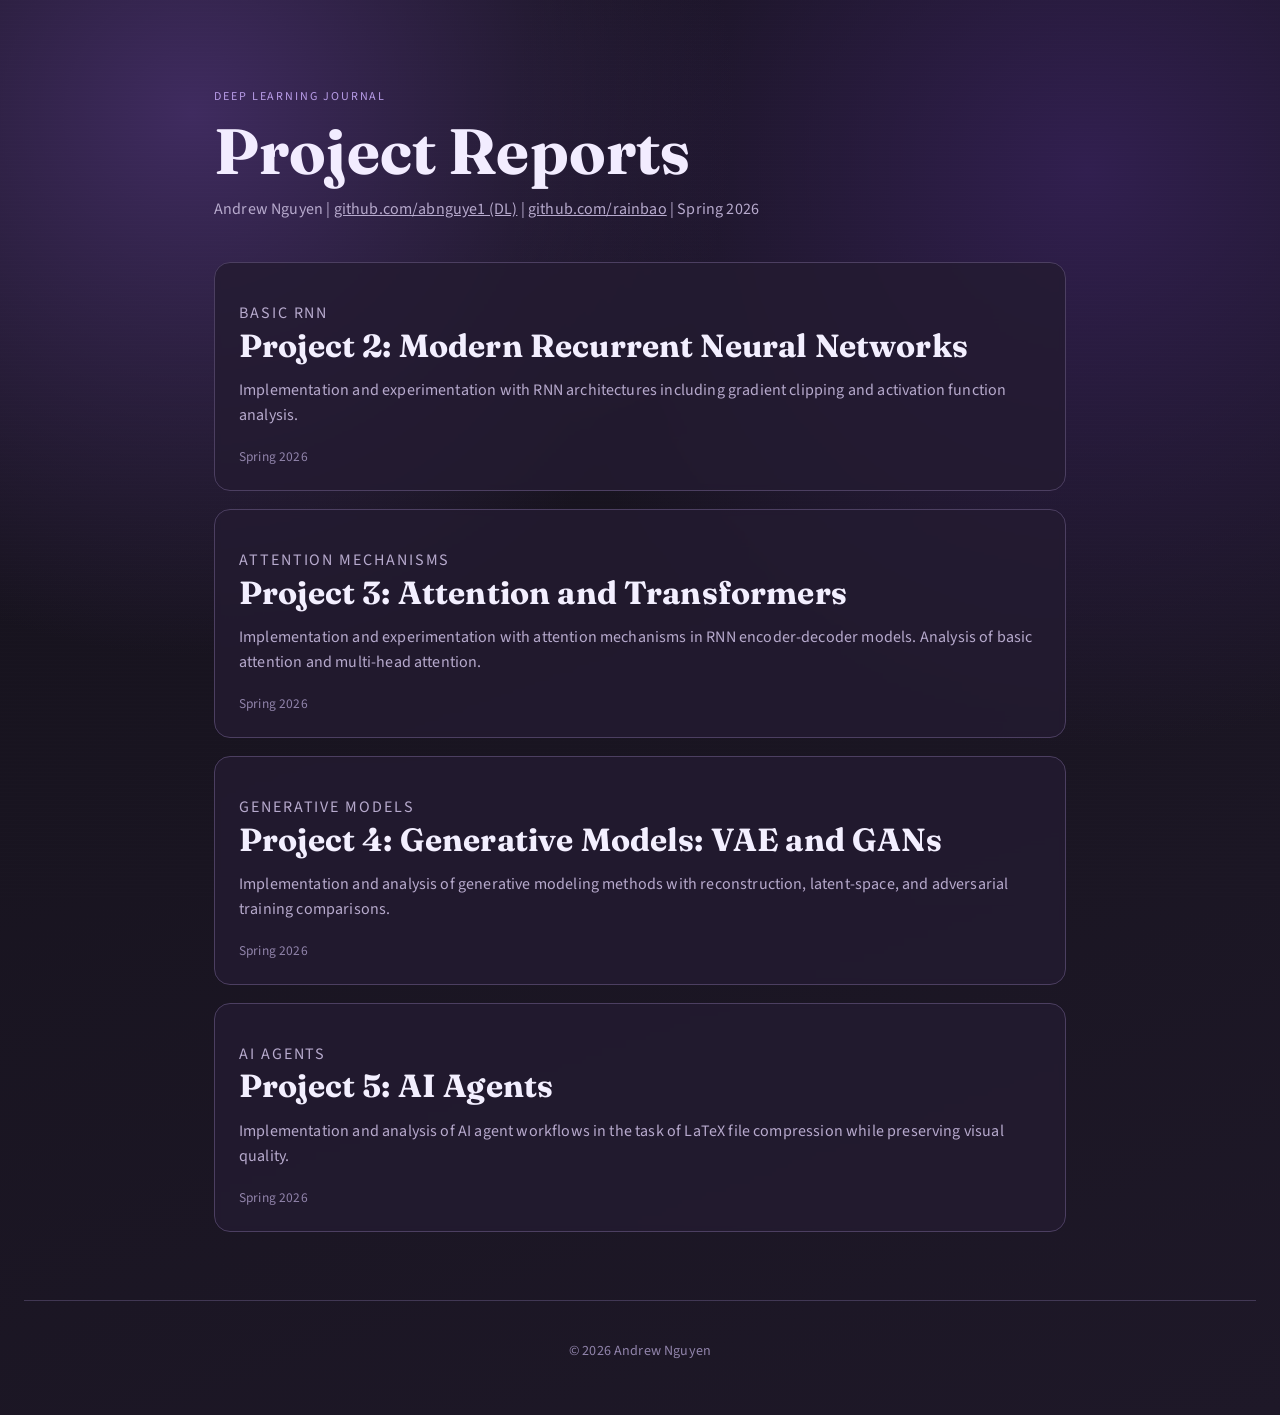
<file: index.html>
<!DOCTYPE html>
<html lang="en">
<head>
<meta charset="UTF-8">
<meta name="viewport" content="width=device-width, initial-scale=1.0">
<title>Deep Learning Project Reports</title>
<link rel="preconnect" href="https://fonts.googleapis.com">
<link rel="preconnect" href="https://fonts.gstatic.com" crossorigin>
<link href="https://fonts.googleapis.com/css2?family=Fraunces:opsz,wght@9..144,500;9..144,700&family=Source+Sans+3:wght@400;500;600&display=swap" rel="stylesheet">
<link rel="stylesheet" href="style.css">
</head>

<body>

<header class="hero">
<p class="eyebrow">Deep Learning Journal</p>
<h1>Project Reports</h1>
<p class="subtitle">Andrew Nguyen | <a class = "subtitle" href="https://github.com/abnguye1" target="_blank">github.com/abnguye1 (DL)</a> | <a class = "subtitle" href="https://github.com/rainbao" target="_blank">github.com/rainbao</a> | Spring 2026</p>
</header>

<main class="blog-container">


<a class="post-card" href="project2/" style="--delay: 0.3s;">
<p class="tag">Basic RNN</p>
<h2>Project 2: Modern Recurrent Neural Networks</h2>
<p>
Implementation and experimentation with RNN architectures
including gradient clipping and activation function analysis.
</p>
<div class="card-footer">
<span class="date">Spring 2026</span>
</div>
</a>



<a class="post-card" href="project3/" style="--delay: 0.3s;">
<p class="tag">Attention Mechanisms</p>
<h2>Project 3: Attention and Transformers</h2>
<p>
Implementation and experimentation with attention mechanisms in RNN encoder-decoder models. Analysis of basic attention and multi-head attention. 
</p>
<div class="card-footer">
<span class="date">Spring 2026</span>
</div>
</a>

<a class="post-card" href="project4/" style="--delay: 0.3s;">
<p class="tag">Generative Models</p>
<h2>Project 4: Generative Models: VAE and GANs</h2>
<p>
Implementation and analysis of generative modeling methods with reconstruction, latent-space, and adversarial training comparisons.
</p>
<div class="card-footer">
<span class="date">Spring 2026</span>
</div>
</a>



<a class="post-card" href="project5/" style="--delay: 0.3s;">
<p class="tag">AI Agents</p>
<h2>Project 5: AI Agents</h2>
<p>
Implementation and analysis of AI agent workflows in the task of LaTeX file compression while preserving visual quality.
</p>
<div class="card-footer">
<span class="date">Spring 2026</span>
</div>
</a>

</main>

<footer class="site-footer">
<p>© 2026 Andrew Nguyen</p>
</footer>

</body>
</html>
</file>
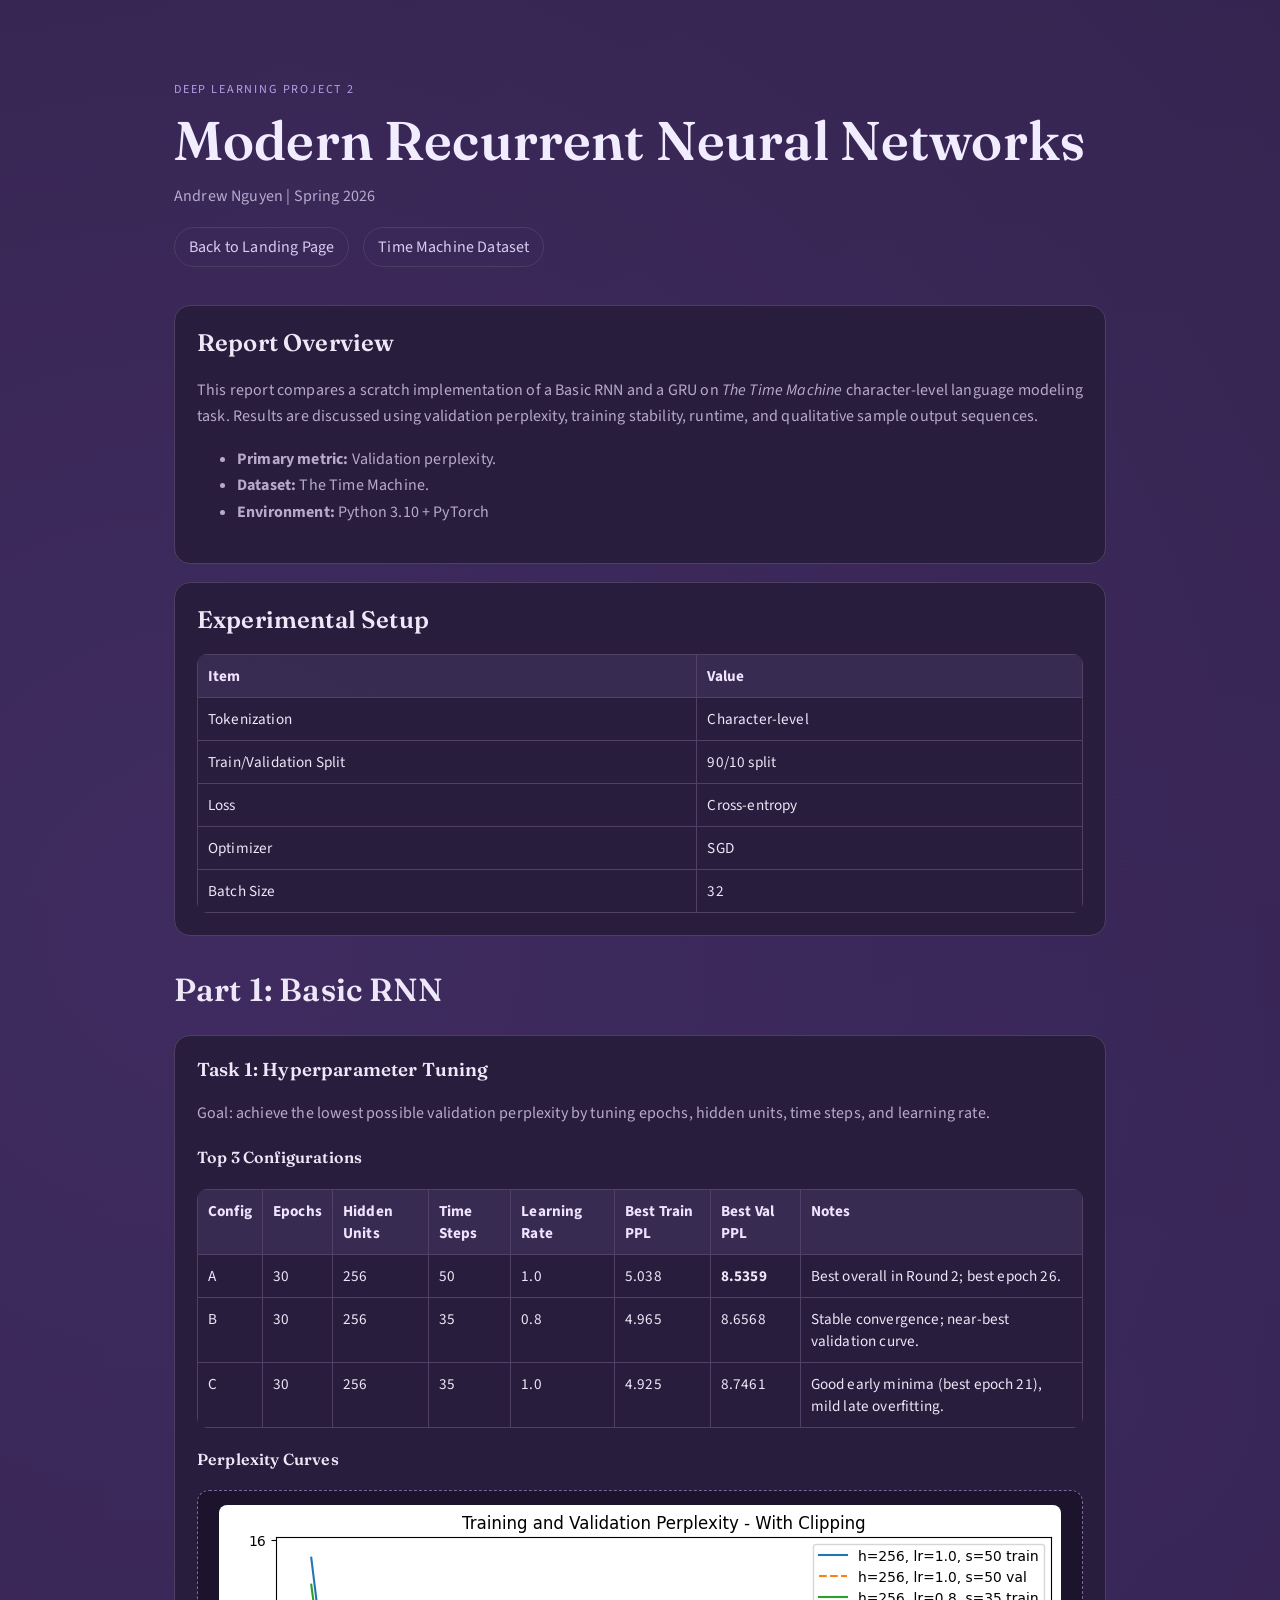
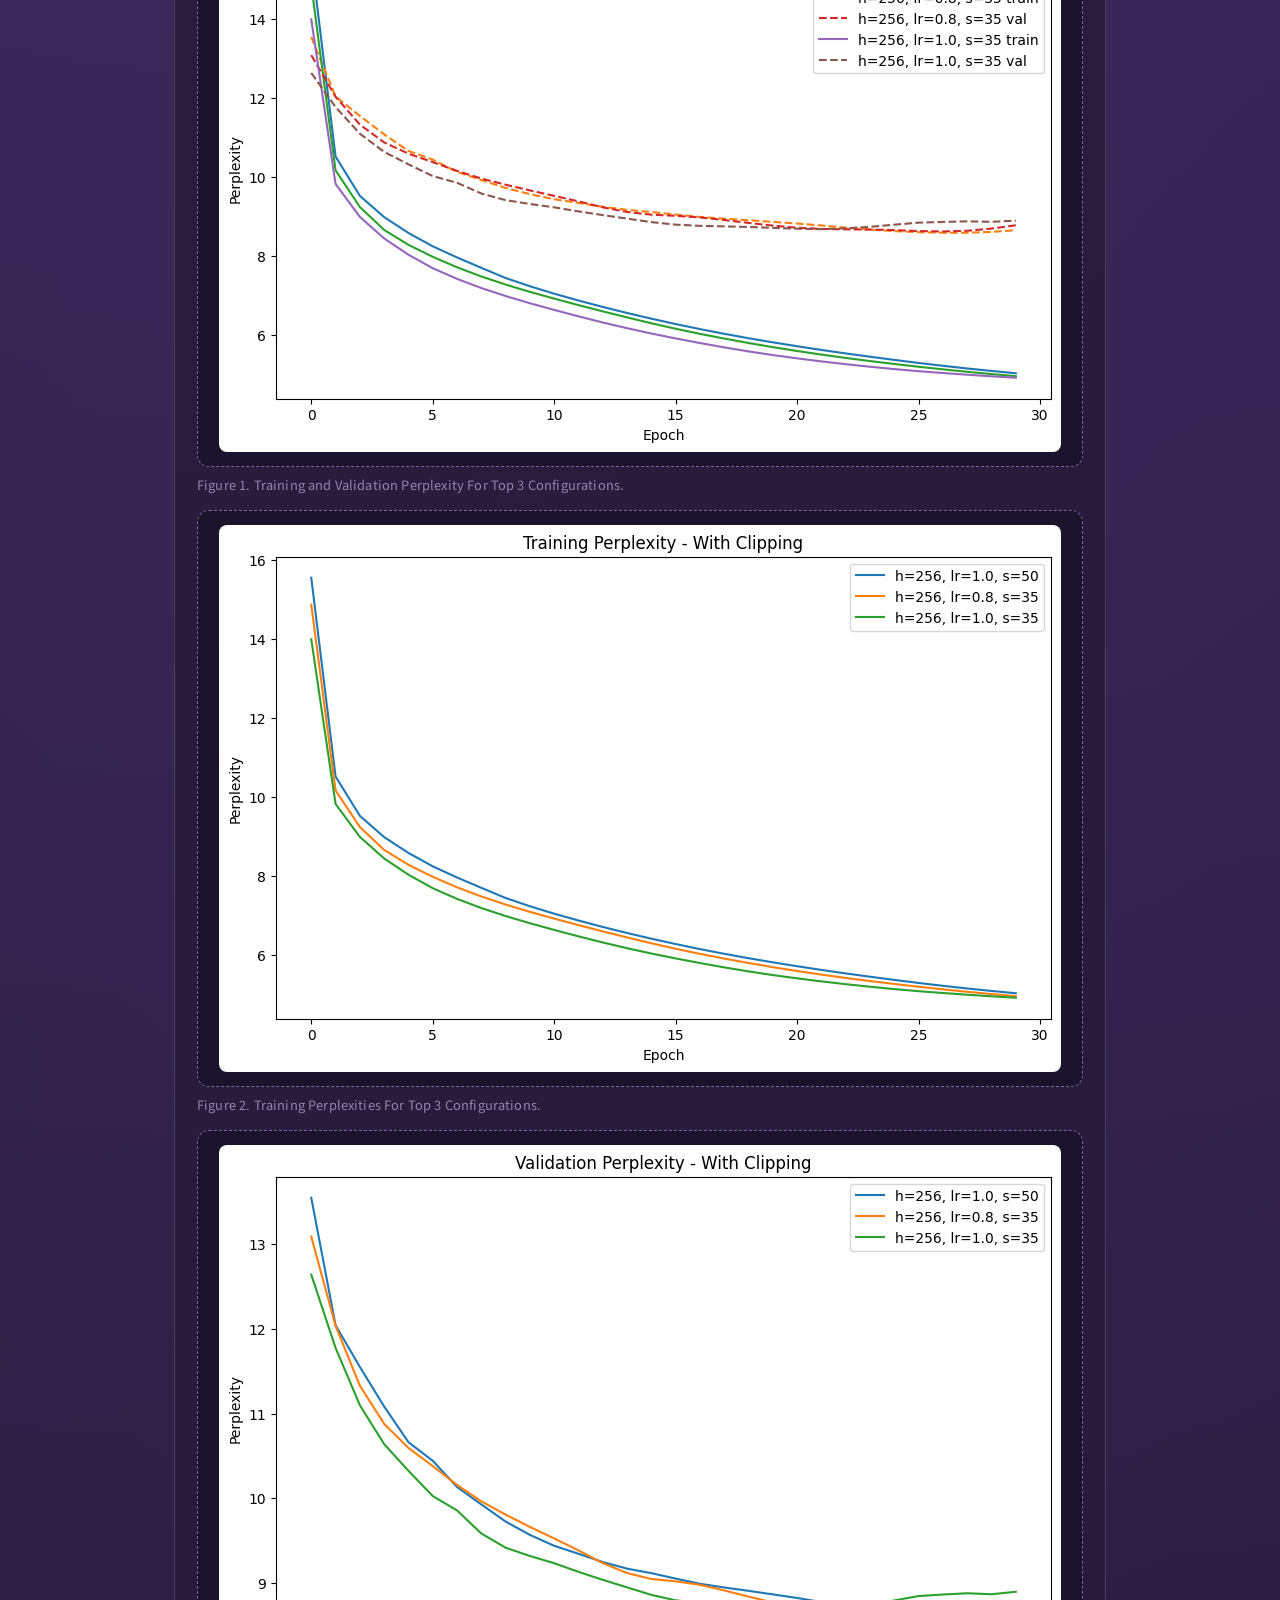
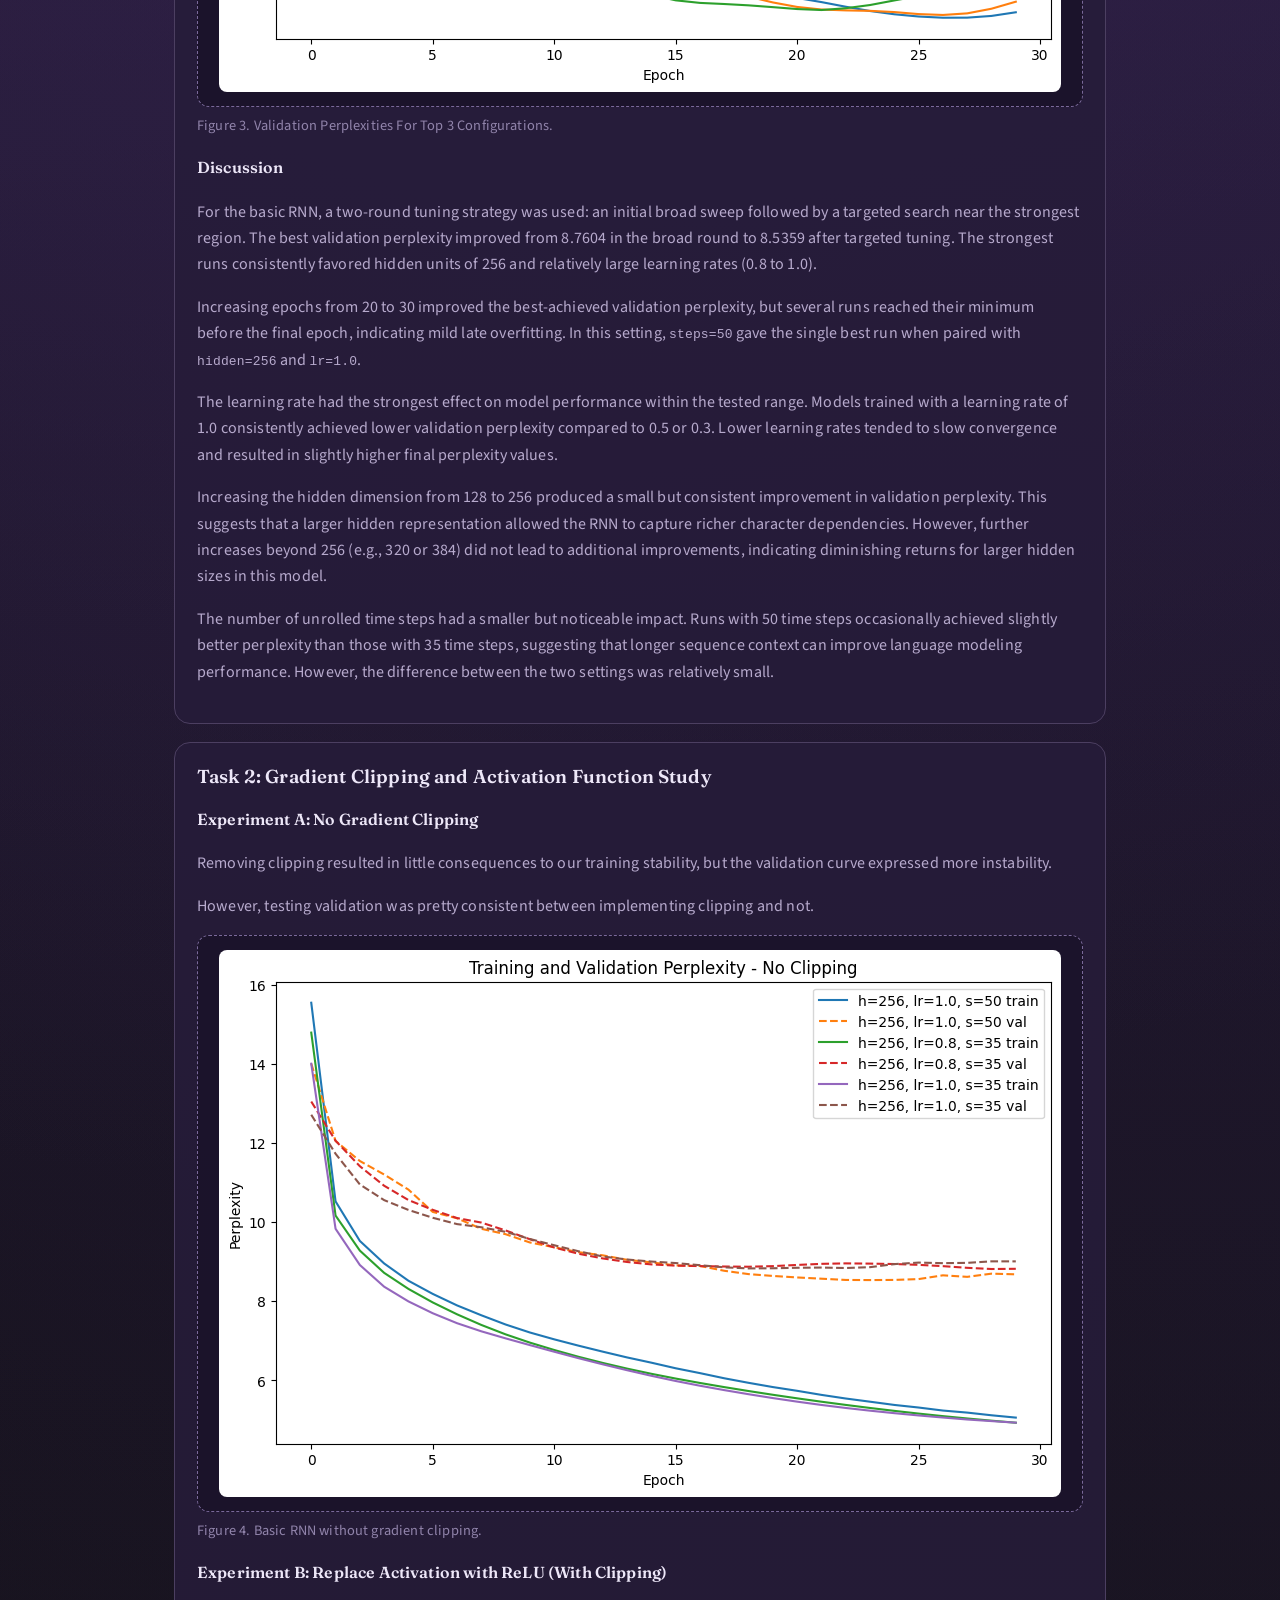
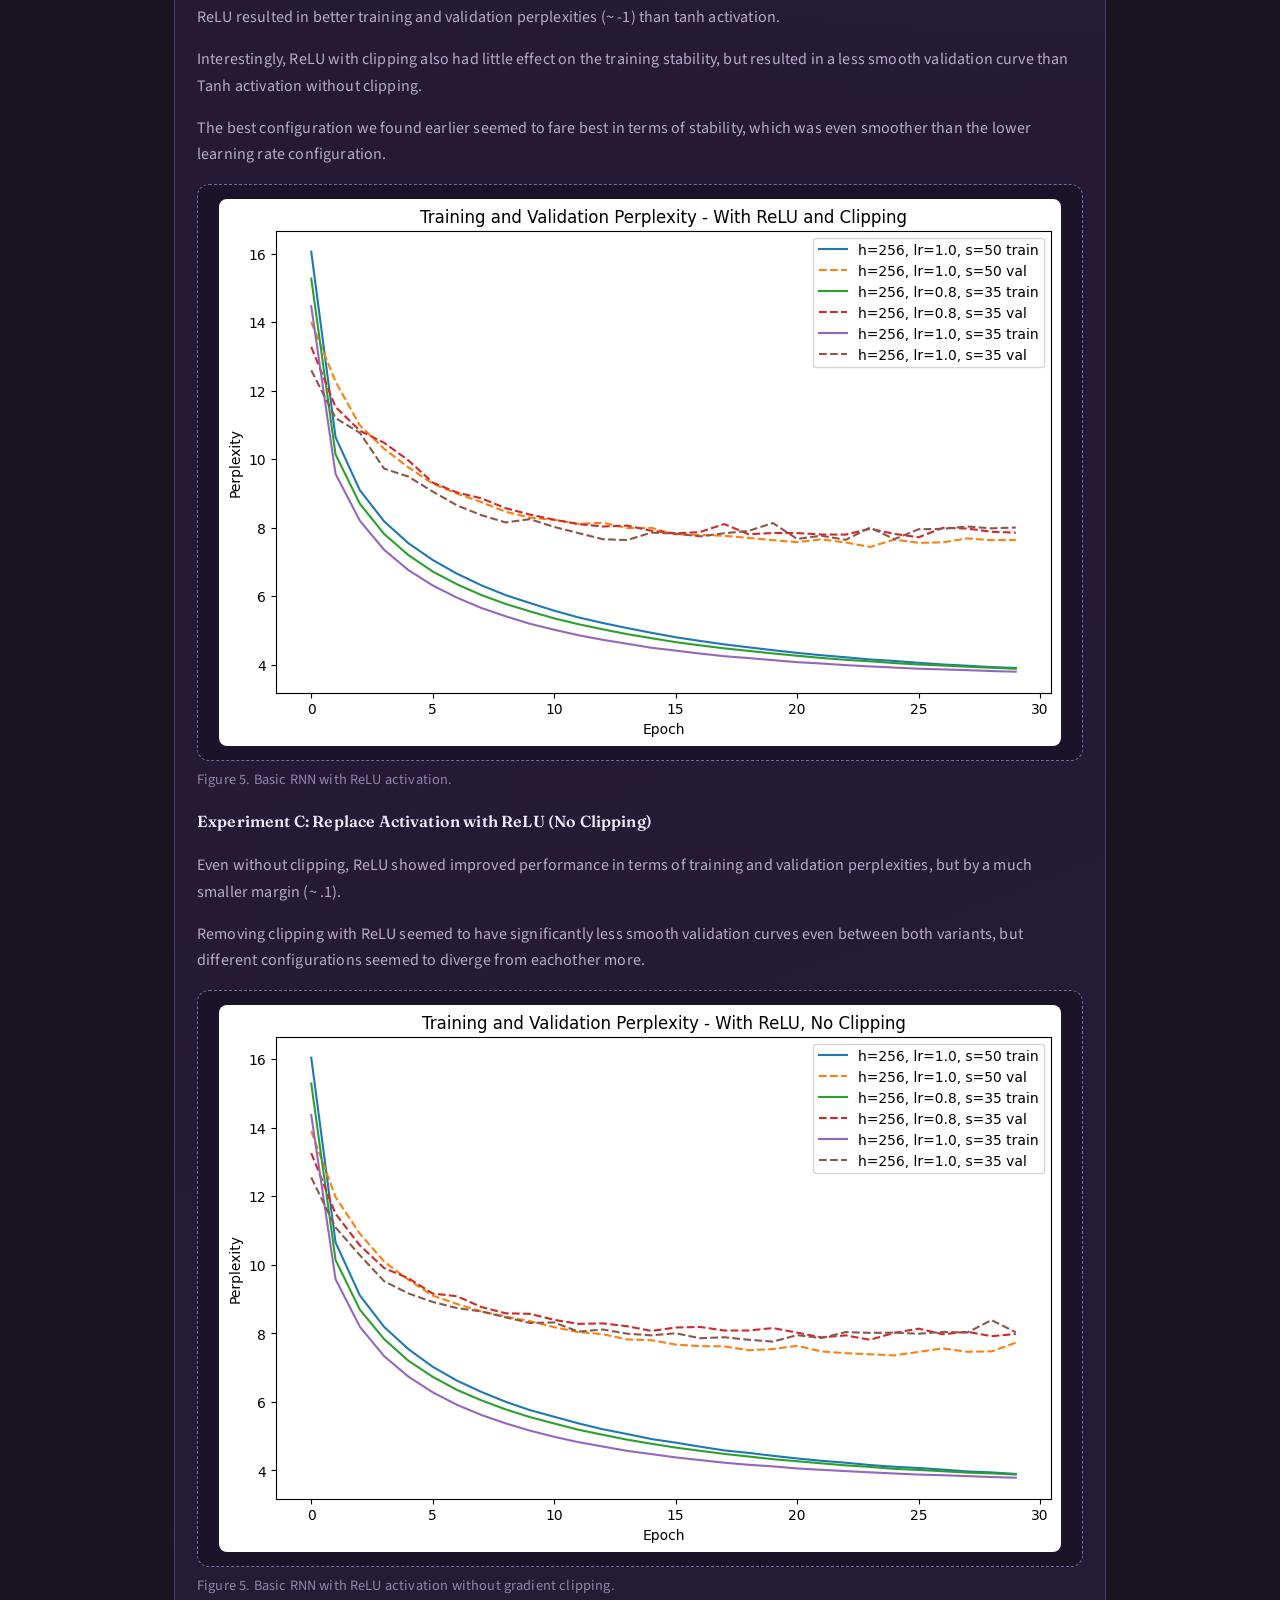
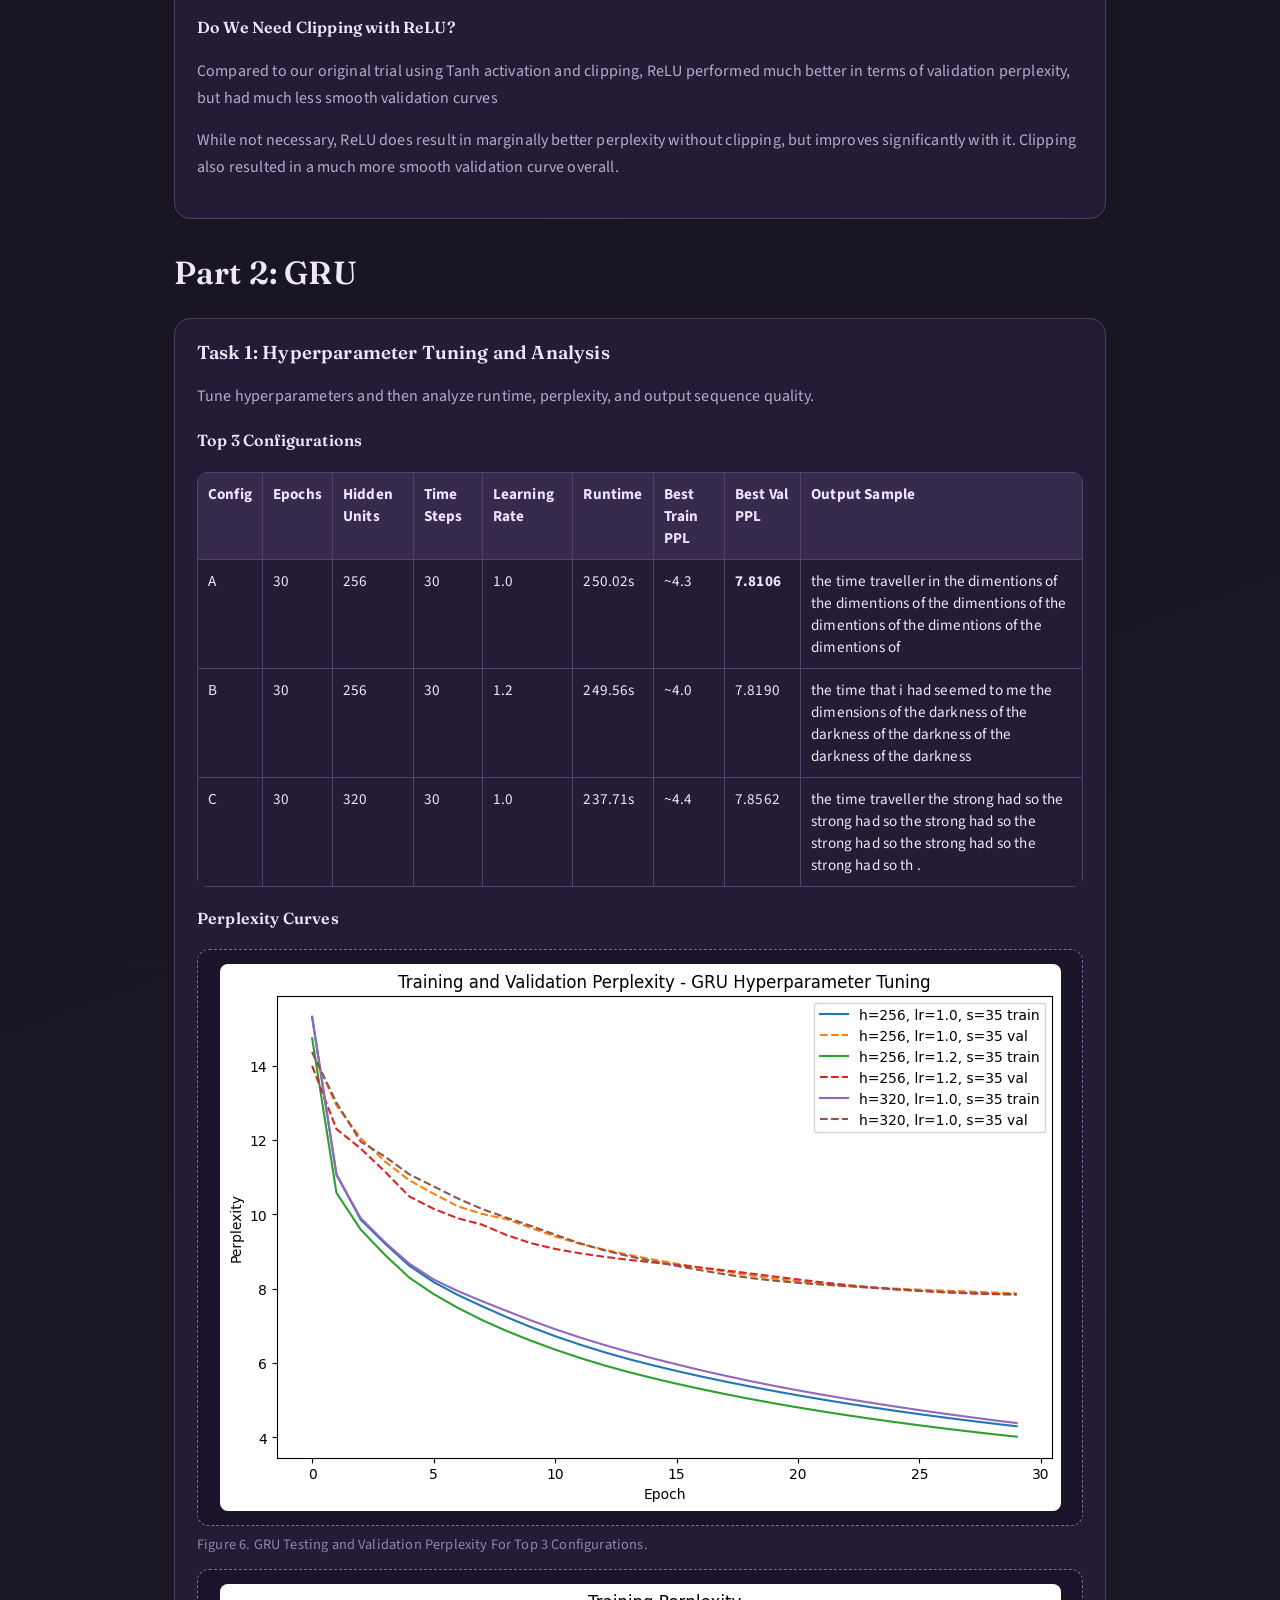
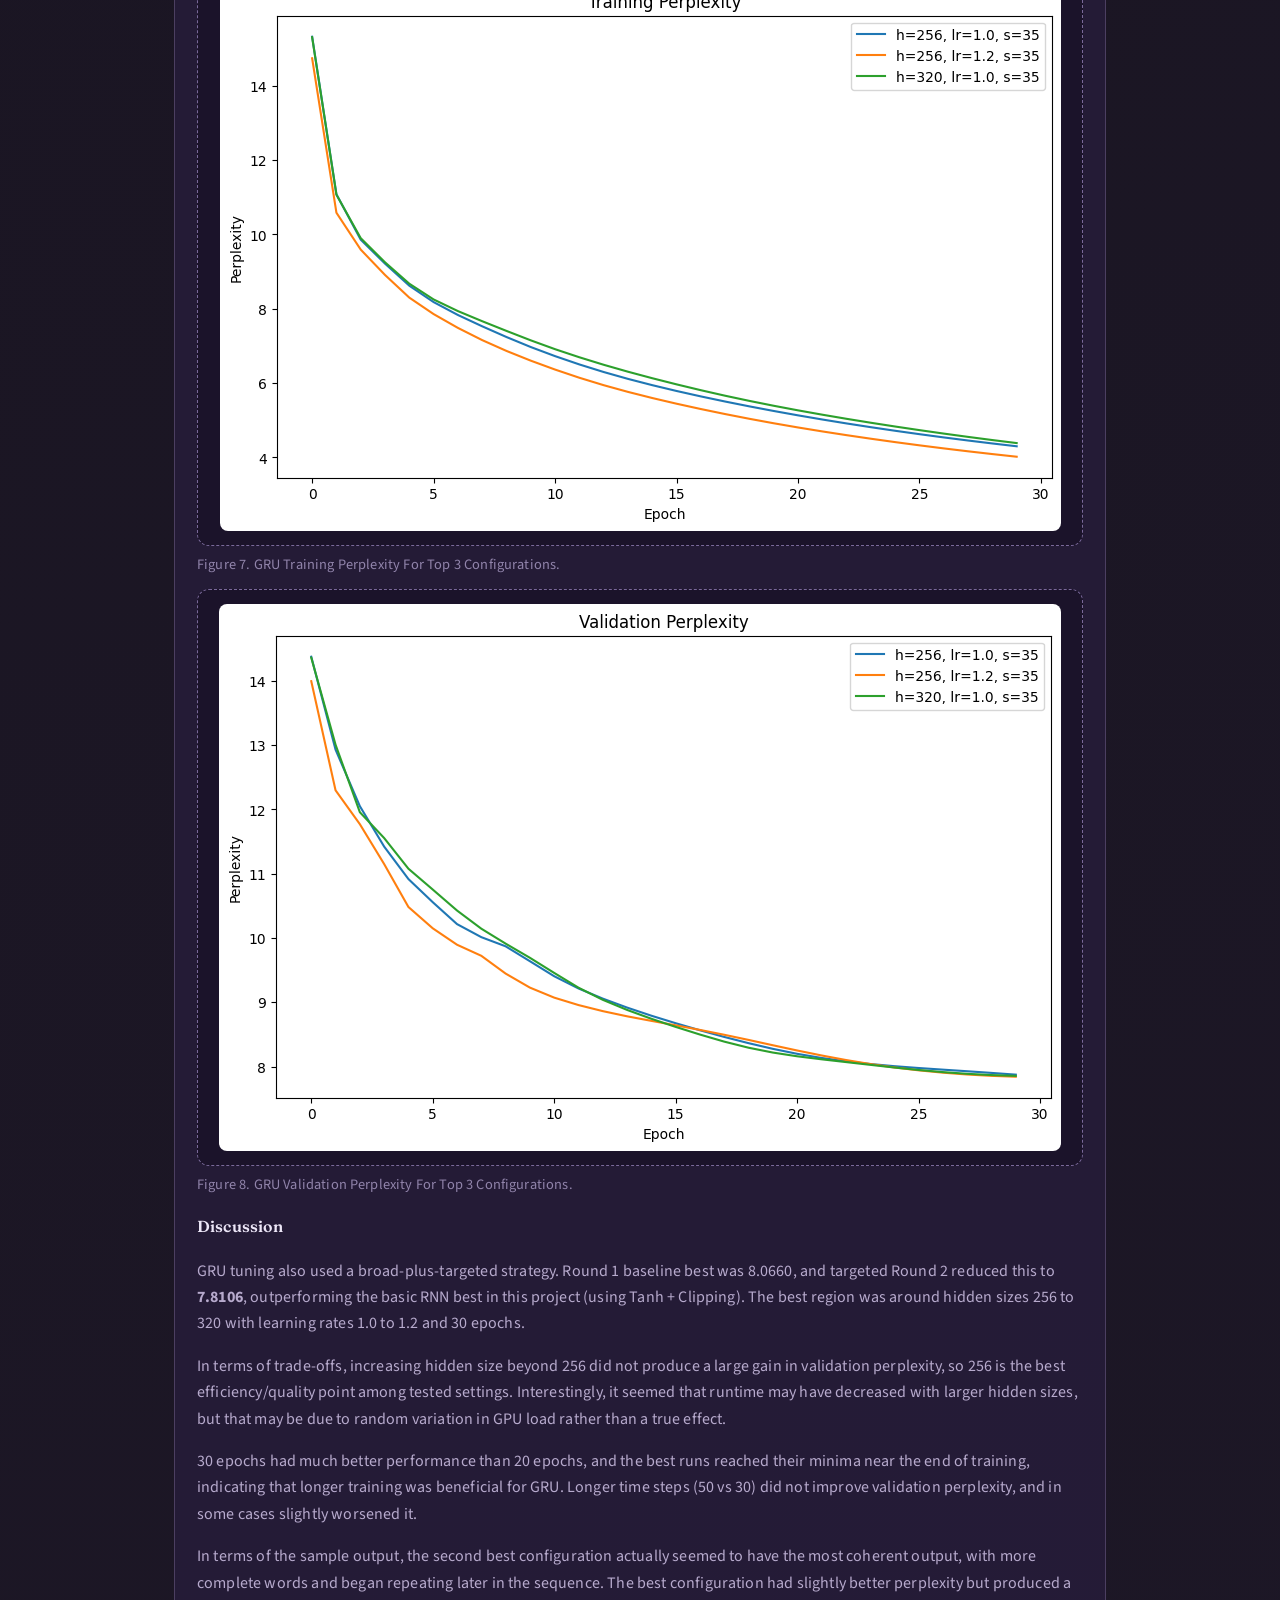
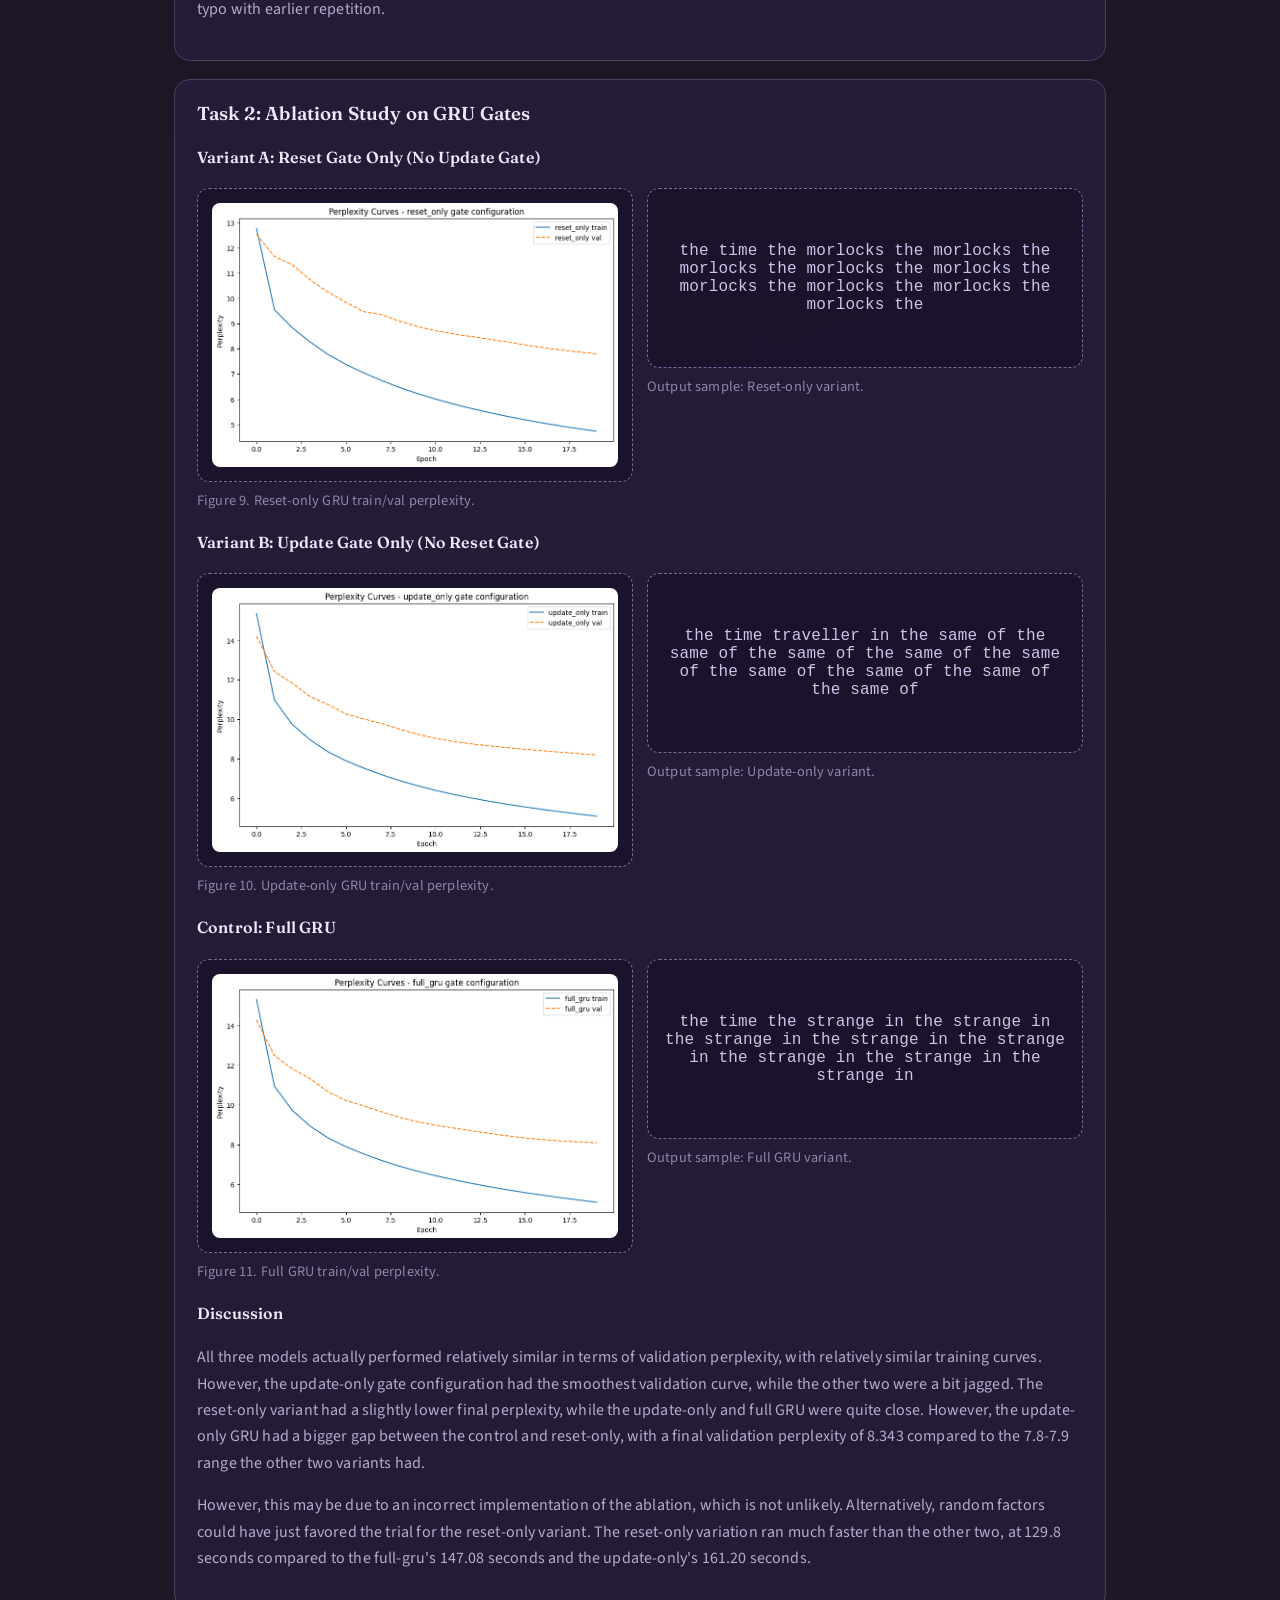
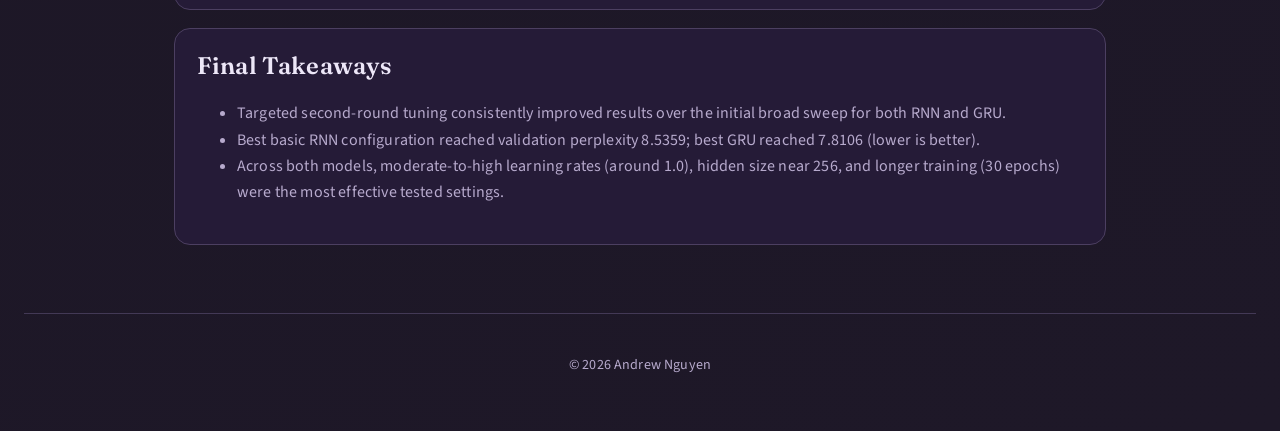
<file: project2/index.html>
<!DOCTYPE html>
<html lang="en">
<head>
<meta charset="UTF-8">
<meta name="viewport" content="width=device-width, initial-scale=1.0">
<title>Project 2 | Modern Recurrent Neural Networks</title>
<link rel="preconnect" href="https://fonts.googleapis.com">
<link rel="preconnect" href="https://fonts.gstatic.com" crossorigin>
<link href="https://fonts.googleapis.com/css2?family=Fraunces:opsz,wght@9..144,500;9..144,700&family=Source+Sans+3:wght@400;500;600&display=swap" rel="stylesheet">
<link rel="stylesheet" href="project2.css">
</head>
<body>

<header class="hero">
  <p class="eyebrow">Deep Learning Project 2</p>
  <h1>Modern Recurrent Neural Networks</h1>
  <p class="subtitle">Andrew Nguyen | Spring 2026</p>
  <div class="hero-links">
    <a href="../index.html">Back to Landing Page</a>
    <a href="https://www.kaggle.com/datasets/alincijov/time-machine" target="_blank">Time Machine Dataset</a>
  </div>
</header>

<main class="container">
  <section class="card">
    <h2>Report Overview</h2>
    <p>
      This report compares a scratch implementation of a Basic RNN and a GRU on
      <em>The Time Machine</em> character-level language modeling task. Results are
      discussed using validation perplexity, training stability, runtime, and
      qualitative sample output sequences.
    </p>
    <ul>
      <li><strong>Primary metric:</strong> Validation perplexity.</li>
      <li><strong>Dataset:</strong> The Time Machine.</li>
      <li><strong>Environment:</strong> Python 3.10 + PyTorch</li>
    </ul>
  </section>

  <section class="card">
    <h2>Experimental Setup</h2>
    <table>
      <thead>
        <tr>
          <th>Item</th>
          <th>Value</th>
        </tr>
      </thead>
      <tbody>
        <tr><td>Tokenization</td><td>Character-level</td></tr>
        <tr><td>Train/Validation Split</td><td>90/10 split</td></tr>
        <tr><td>Loss</td><td>Cross-entropy</td></tr>
        <tr><td>Optimizer</td><td>SGD</td></tr>
        <tr><td>Batch Size</td><td>32</td></tr>
      </tbody>
    </table>
  </section>

  <section class="section-title">
    <h2>Part 1: Basic RNN</h2>
  </section>

  <section class="card">
    <h3>Task 1: Hyperparameter Tuning</h3>
    <p>
      Goal: achieve the lowest possible validation perplexity by tuning epochs,
      hidden units, time steps, and learning rate.
    </p>

    <h4>Top 3 Configurations</h4>
    <table>
      <thead>
        <tr>
          <th>Config</th>
          <th>Epochs</th>
          <th>Hidden Units</th>
          <th>Time Steps</th>
          <th>Learning Rate</th>
          <th>Best Train PPL</th>
          <th>Best Val PPL</th>
          <th>Notes</th>
        </tr>
      </thead>
      <tbody>
        <tr><td>A</td><td>30</td><td>256</td><td>50</td><td>1.0</td><td>5.038</td><td><strong>8.5359</strong></td><td>Best overall in Round 2; best epoch 26.</td></tr>
        <tr><td>B</td><td>30</td><td>256</td><td>35</td><td>0.8</td><td>4.965</td><td>8.6568</td><td>Stable convergence; near-best validation curve.</td></tr>
        <tr><td>C</td><td>30</td><td>256</td><td>35</td><td>1.0</td><td>4.925</td><td>8.7461</td><td>Good early minima (best epoch 21), mild late overfitting.</td></tr>
      </tbody>
    </table>

    <h4>Perplexity Curves</h4>
    <div class="figure-grid">
      <figure class="placeholder-figure">
        <div class="img-placeholder"><img src = "images/part1both.png"></div>
        <figcaption>Figure 1. Training and Validation Perplexity For Top 3 Configurations.</figcaption>
      </figure>


    </div>

    <div class="figure-grid">
      <figure class="placeholder-figure">
        <div class="img-placeholder"><img src = "images/part1train.png"></div>
        <figcaption>Figure 2. Training Perplexities For Top 3 Configurations.</figcaption>
      </figure>
    </div>

    <div class="figure-grid">
      <figure class="placeholder-figure">
        <div class="img-placeholder"><img src = "images/part1validate.png"></div>
        <figcaption>Figure 3. Validation Perplexities For Top 3 Configurations.</figcaption>
      </figure>
    </div>

    <h4>Discussion</h4>
    <p>
      For the basic RNN, a two-round tuning strategy was used: an initial broad sweep followed by a targeted search near the strongest region.
      The best validation perplexity improved from 8.7604 in the broad round to 8.5359 after targeted tuning.
      The strongest runs consistently favored hidden units of 256 and relatively large learning rates (0.8 to 1.0).
    </p>
    <p>
      Increasing epochs from 20 to 30 improved the best-achieved validation perplexity, but several runs reached their minimum before the final epoch,
      indicating mild late overfitting. In this setting, <code>steps=50</code> gave the single best run when paired with <code>hidden=256</code> and <code>lr=1.0</code>.
    </p>

    <p>
      The learning rate had the strongest effect on model performance within the tested range. Models trained with a learning rate of 1.0 consistently achieved lower validation perplexity compared to 0.5 or 0.3.
      Lower learning rates tended to slow convergence and resulted in slightly higher final perplexity values.
    </p>

    <p>
      Increasing the hidden dimension from 128 to 256 produced a small but consistent improvement in validation perplexity. This suggests that a larger hidden representation allowed the RNN to capture richer character dependencies.
      However, further increases beyond 256 (e.g., 320 or 384) did not lead to additional improvements, indicating diminishing returns for larger hidden sizes in this model.
    </p>

    <p>
      The number of unrolled time steps had a smaller but noticeable impact. Runs with 50 time steps occasionally achieved slightly better perplexity than those with 35 time steps, suggesting that longer sequence context can improve language modeling performance.
      However, the difference between the two settings was relatively small.
    </p>
  </section>

  <section class="card">
    <h3>Task 2: Gradient Clipping and Activation Function Study</h3>

    <h4>Experiment A: No Gradient Clipping</h4>
    <p>Removing clipping resulted in little consequences to our training stability, but the validation curve expressed more instability.</p>
    <p>However, testing validation was pretty consistent between implementing clipping and not.</p>
    <div class="figure-grid">
      <figure class="placeholder-figure">
        <div class="img-placeholder"><img src="images/part2noclipboth.png"></div>
        <figcaption>Figure 4. Basic RNN without gradient clipping.</figcaption>
      </figure>
    </div>

    <h4>Experiment B: Replace Activation with ReLU (With Clipping)</h4>
    <p>ReLU resulted in better training and validation perplexities (~ -1) than tanh activation.</p>
    <p>Interestingly, ReLU with clipping also had little effect on the training stability, but resulted in a less smooth validation curve than Tanh activation without clipping.</p>
    <p>The best configuration we found earlier seemed to fare best in terms of stability, which was even smoother than the lower learning rate configuration.</p>
    <div class="figure-grid">
      <figure class="placeholder-figure">
        <div class="img-placeholder"><img src="images/part2reluclip.png"></div>
        <figcaption>Figure 5. Basic RNN with ReLU activation.</figcaption>
      </figure>
    </div>

    <h4>Experiment C: Replace Activation with ReLU (No Clipping)</h4>
    <p>Even without clipping, ReLU showed improved performance in terms of training and validation perplexities, but by a much smaller margin (~ .1).</p>
    <p>Removing clipping with ReLU seemed to have significantly less smooth validation curves even between both variants, but different configurations seemed to diverge from eachother more.</p>
    <div class="figure-grid">
      <figure class="placeholder-figure">
        <div class="img-placeholder"><img src="images/part2relunoclip.png"></div>
        <figcaption>Figure 5. Basic RNN with ReLU activation without gradient clipping.</figcaption>
      </figure>
    </div>

    <h4>Do We Need Clipping with ReLU?</h4>
    <p>Compared to our original trial using Tanh activation and clipping, ReLU performed much better in terms of validation perplexity, but had much less smooth validation curves</p>
    <p>While not necessary, ReLU does result in marginally better perplexity without clipping, but improves significantly with it. Clipping also resulted in a much more smooth validation curve overall.</p>
  </section>

  <section class="section-title">
    <h2>Part 2: GRU</h2>
  </section>

  <section class="card">
    <h3>Task 1: Hyperparameter Tuning and Analysis</h3>
    <p>
      Tune hyperparameters and
      then analyze runtime, perplexity, and output sequence quality.
    </p>

    <h4>Top 3 Configurations</h4>
    <table>
      <thead>
        <tr>
          <th>Config</th>
          <th>Epochs</th>
          <th>Hidden Units</th>
          <th>Time Steps</th>
          <th>Learning Rate</th>
          <th>Runtime</th>
          <th>Best Train PPL</th>
          <th>Best Val PPL</th>
          <th>Output Sample</th>
        </tr>
      </thead>
      <tbody>
        <tr><td>A</td><td>30</td><td>256</td><td>30</td><td>1.0</td><td>250.02s</td><td>~4.3</td><td><strong>7.8106</strong></td><td>the time traveller in the dimentions of the dimentions of the dimentions of the dimentions of the dimentions of the dimentions of</td></tr>
        <tr><td>B</td><td>30</td><td>256</td><td>30</td><td>1.2</td><td>249.56s</td><td>~4.0</td><td>7.8190</td><td>the time that i had seemed to me the dimensions of the darkness of the darkness of the darkness of the darkness of the darkness</td></tr>
        <tr><td>C</td><td>30</td><td>320</td><td>30</td><td>1.0</td><td>237.71s</td><td>~4.4</td><td>7.8562</td><td>the time traveller the strong had so the strong had so the strong had so the strong had so the strong had so the strong had so th
.</td></tr>
      </tbody>
    </table>

    <h4>Perplexity Curves</h4>
    <div class="figure-grid">
      <figure class="placeholder-figure">
        <div class="img-placeholder"><img src="images/gru_both.png"></div>
        <figcaption>Figure 6. GRU Testing and Validation Perplexity For Top 3 Configurations.</figcaption>
      </figure>
    </div>

    <div class="figure-grid">
      <figure class="placeholder-figure">
        <div class="img-placeholder"><img src="images/gru_training.png"></div>
        <figcaption>Figure 7. GRU Training Perplexity For Top 3 Configurations.</figcaption>
      </figure>
    </div>

    <div class="figure-grid">
      <figure class="placeholder-figure">
        <div class="img-placeholder"><img src="images/gru_validation.png"></div>
        <figcaption>Figure 8. GRU Validation Perplexity For Top 3 Configurations.</figcaption>
      </figure>
    </div>

    <h4>Discussion</h4>
    <p>
      GRU tuning also used a broad-plus-targeted strategy. Round 1 baseline best was 8.0660, and targeted Round 2 reduced this to
      <strong>7.8106</strong>, outperforming the basic RNN best in this project (using Tanh + Clipping).
      The best region was around hidden sizes 256 to 320 with learning rates 1.0 to 1.2 and 30 epochs.
    </p>
    <p>
      In terms of trade-offs, increasing hidden size beyond 256 did not produce a large gain in validation perplexity,
      so 256 is the best efficiency/quality point among tested settings. Interestingly, it seemed that runtime may have decreased with larger hidden sizes, but that may be due to random variation in GPU load rather than a true effect.
    </p>

    <p>
      30 epochs had much better performance than 20 epochs, and the best runs reached their minima near the end of training, indicating that longer training was beneficial for GRU.
      Longer time steps (50 vs 30) did not improve validation perplexity, and in some cases slightly worsened it.
    </p>

    <p>
      In terms of the sample output, the second best configuration actually seemed to have the most coherent output, with more complete words and began repeating later in the sequence.
      The best configuration had slightly better perplexity but produced a typo with earlier repetition.
    </p>

  </section>

  <section class="card">
    <h3>Task 2: Ablation Study on GRU Gates</h3>

    <h4>Variant A: Reset Gate Only (No Update Gate)</h4>
    <div class="figure-grid">
      <figure class="placeholder-figure">
        <div class="img-placeholder"><img src = "images/reset_only.png"></div>
        <figcaption>Figure 9. Reset-only GRU train/val perplexity.</figcaption>
      </figure>
      <figure class="placeholder-figure">
        <div class="code-placeholder">the time the morlocks the morlocks the morlocks the morlocks the morlocks the morlocks the morlocks the morlocks the morlocks the</div>
        <figcaption>Output sample: Reset-only variant.</figcaption>
      </figure>
    </div>

    <h4>Variant B: Update Gate Only (No Reset Gate)</h4>
    <div class="figure-grid">
      <figure class="placeholder-figure">
        <div class="img-placeholder"><img src = "images/update_only.png"></div>
        <figcaption>Figure 10. Update-only GRU train/val perplexity.</figcaption>
      </figure>
      <figure class="placeholder-figure">
        <div class="code-placeholder">the time traveller in the same of the same of the same of the same of the same of the same of the same of the same of the same of</div>
        <figcaption>Output sample: Update-only variant.</figcaption>
      </figure>
    </div>

    <h4>Control: Full GRU </h4>
    <div class="figure-grid">
      <figure class="placeholder-figure">
        <div class="img-placeholder"><img src = "images/full_gru.png"></div>
        <figcaption>Figure 11. Full GRU train/val perplexity.</figcaption>
      </figure>
      <figure class="placeholder-figure">
        <div class="code-placeholder">the time the strange in the strange in the strange in the strange in the strange in the strange in the strange in the strange in</div>
        <figcaption>Output sample: Full GRU variant.</figcaption>
      </figure>
    </div>

    <h4>Discussion</h4>
    <p>
      All three models actually performed relatively similar in terms of validation perplexity, with relatively similar training curves. However, the update-only gate configuration had the smoothest validation curve, while the other two were a bit jagged. 
      The reset-only variant had a slightly lower final perplexity, while the update-only and full GRU were quite close. However, the update-only GRU had a bigger gap between the control and reset-only, with a final validation perplexity of 8.343 compared to the 7.8-7.9 range the other two variants had. 
    </p>
    <p>
      However, this may be due to an incorrect implementation of the ablation, which is not unlikely. Alternatively, random factors could have just favored the trial for the reset-only variant. 
      The reset-only variation ran much faster than the other two, at 129.8 seconds compared to the full-gru's 147.08 seconds and the update-only's 161.20 seconds. 
    </p>
  </section>

  <section class="card">
    <h2>Final Takeaways</h2>
    <ul>
      <li>Targeted second-round tuning consistently improved results over the initial broad sweep for both RNN and GRU.</li>
      <li>Best basic RNN configuration reached validation perplexity 8.5359; best GRU reached 7.8106 (lower is better).</li>
      <li>Across both models, moderate-to-high learning rates (around 1.0), hidden size near 256, and longer training (30 epochs) were the most effective tested settings.</li>
    </ul>
  </section>
</main>

<footer class="site-footer">
  <p>© 2026 Andrew Nguyen</p>
</footer>

</body>
</html>
</file>
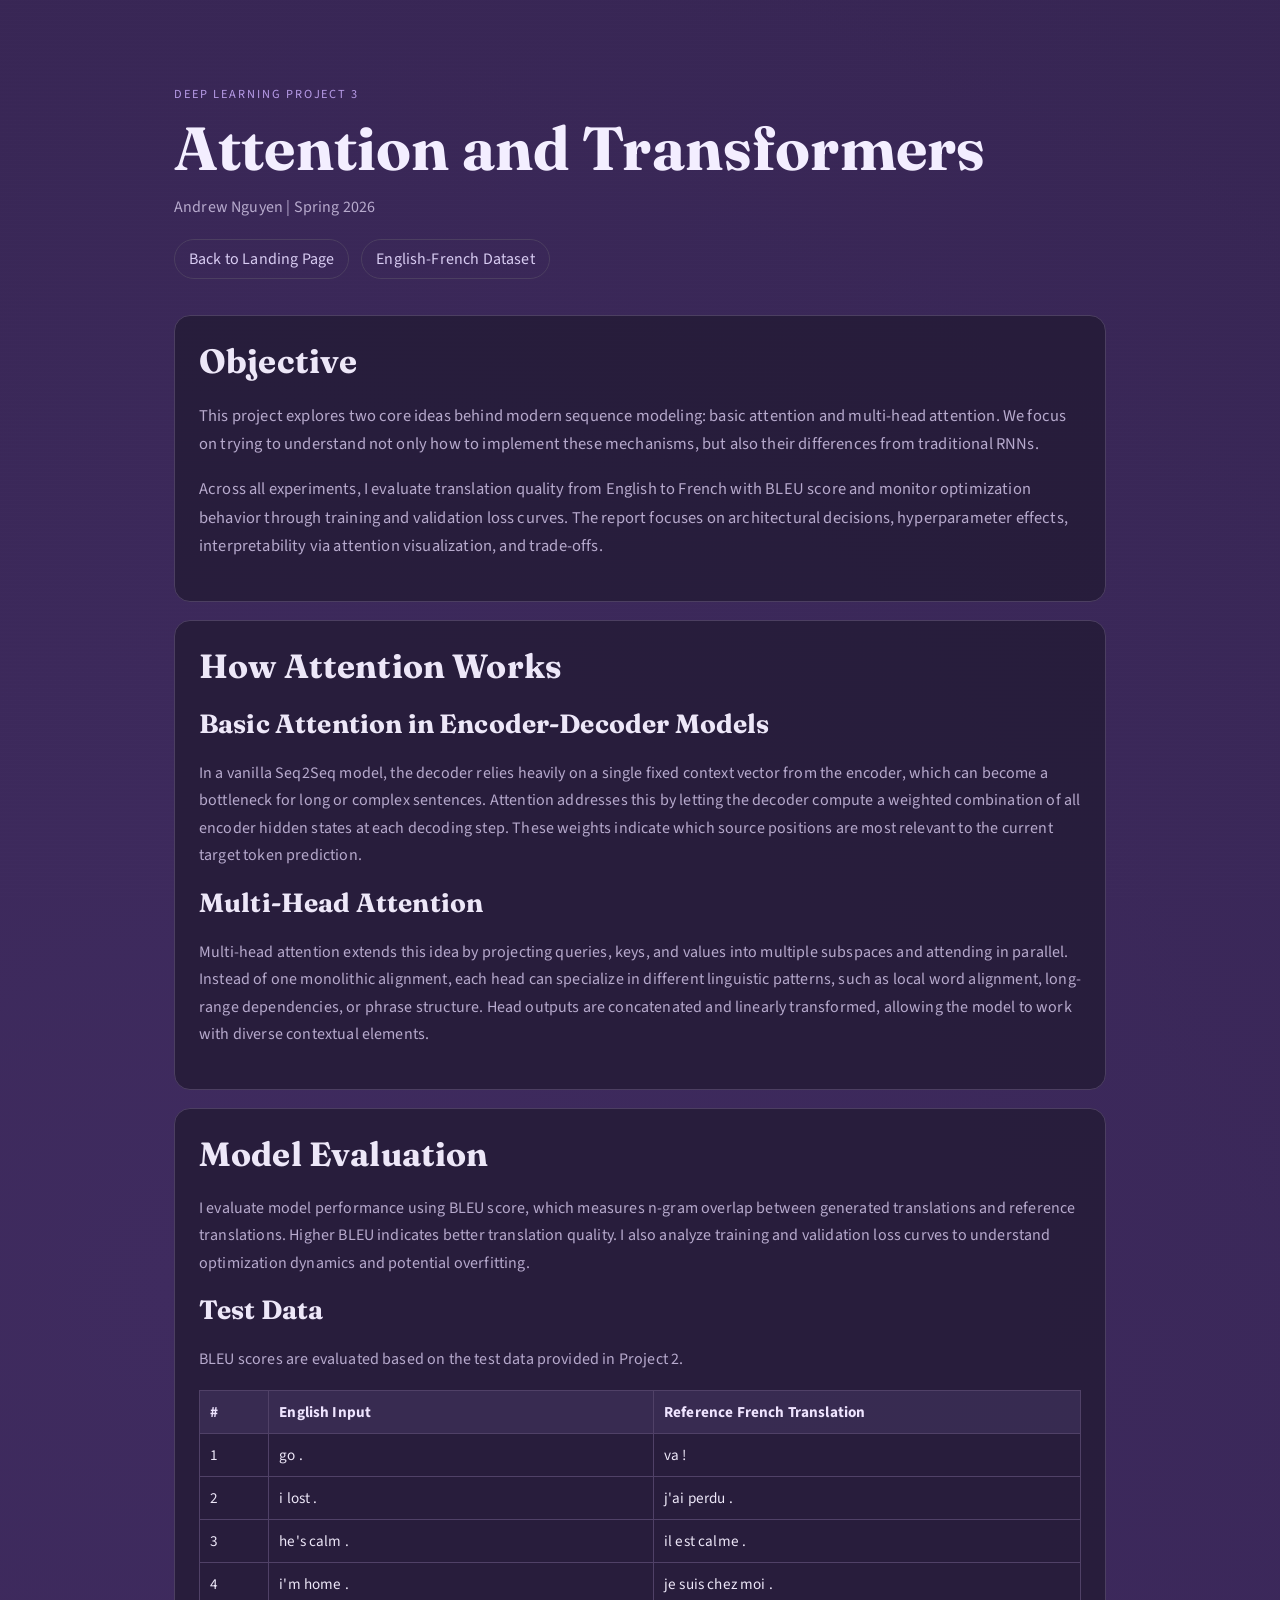
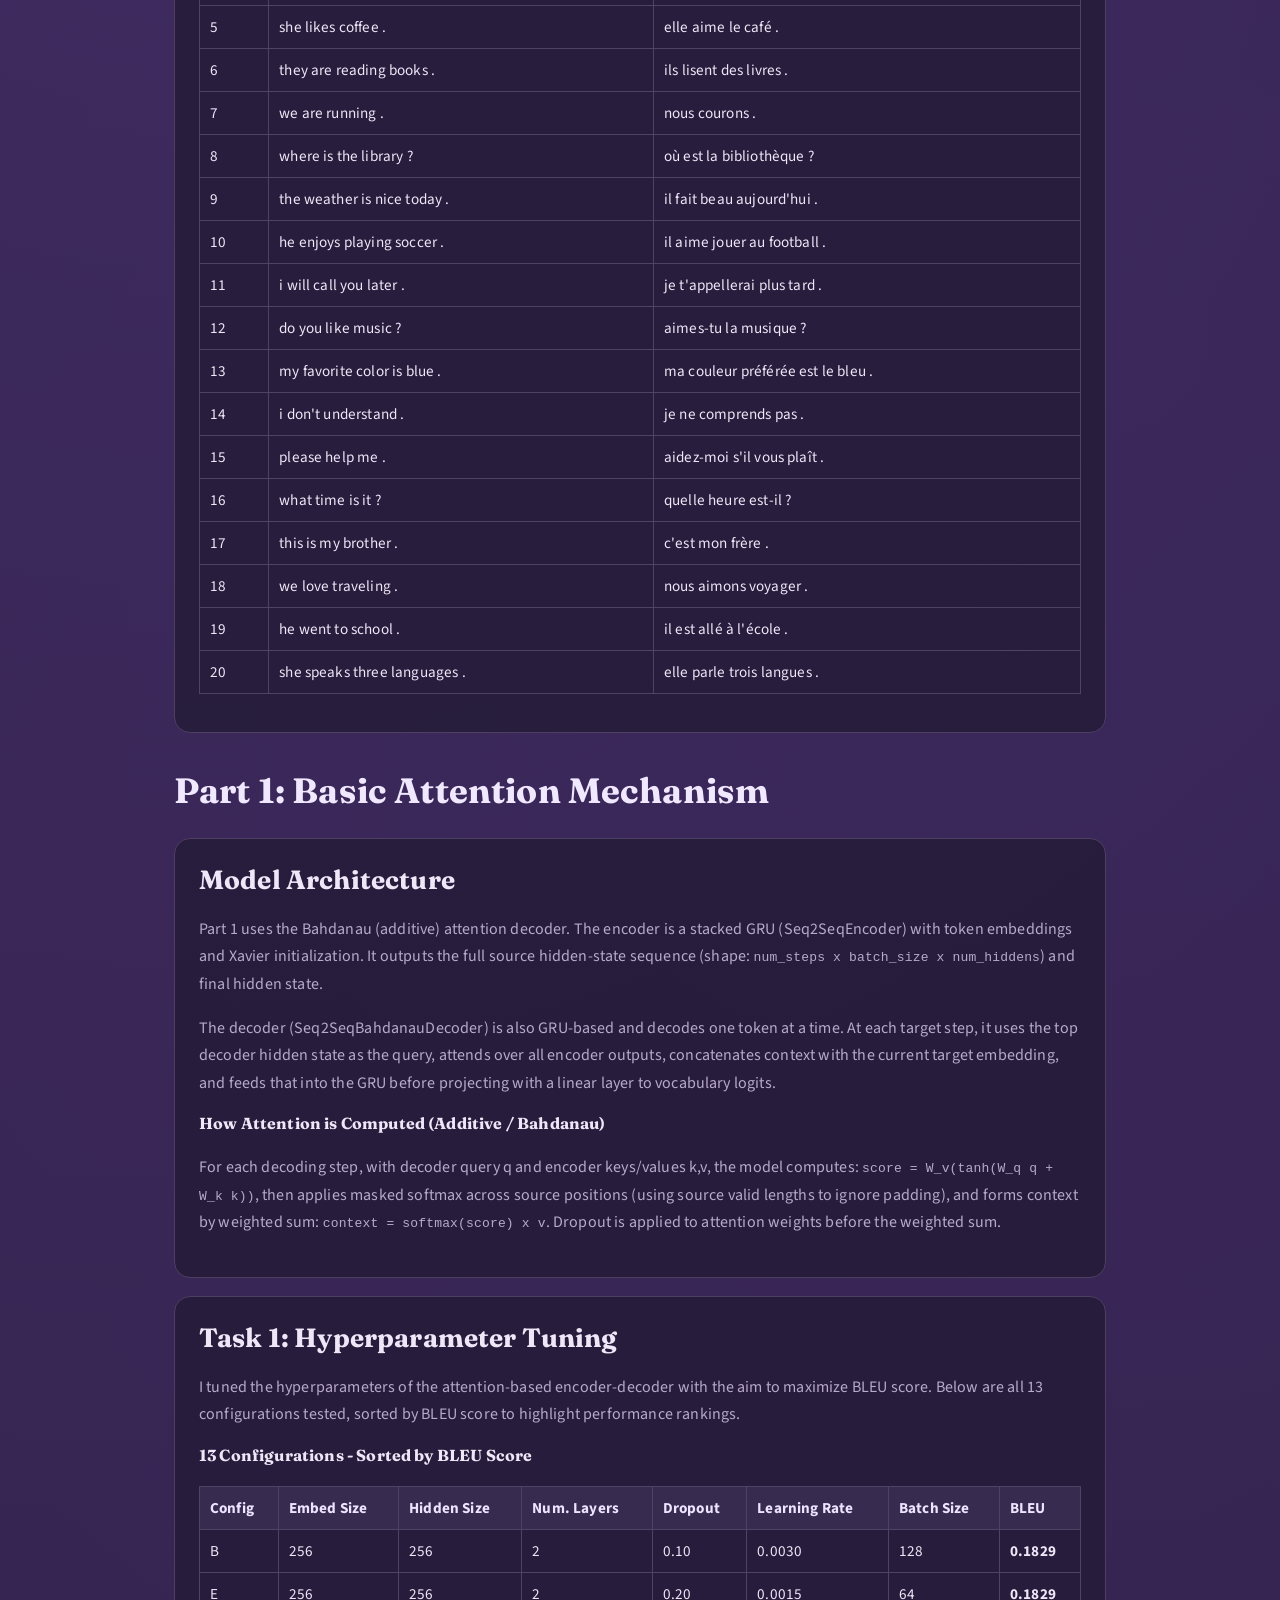
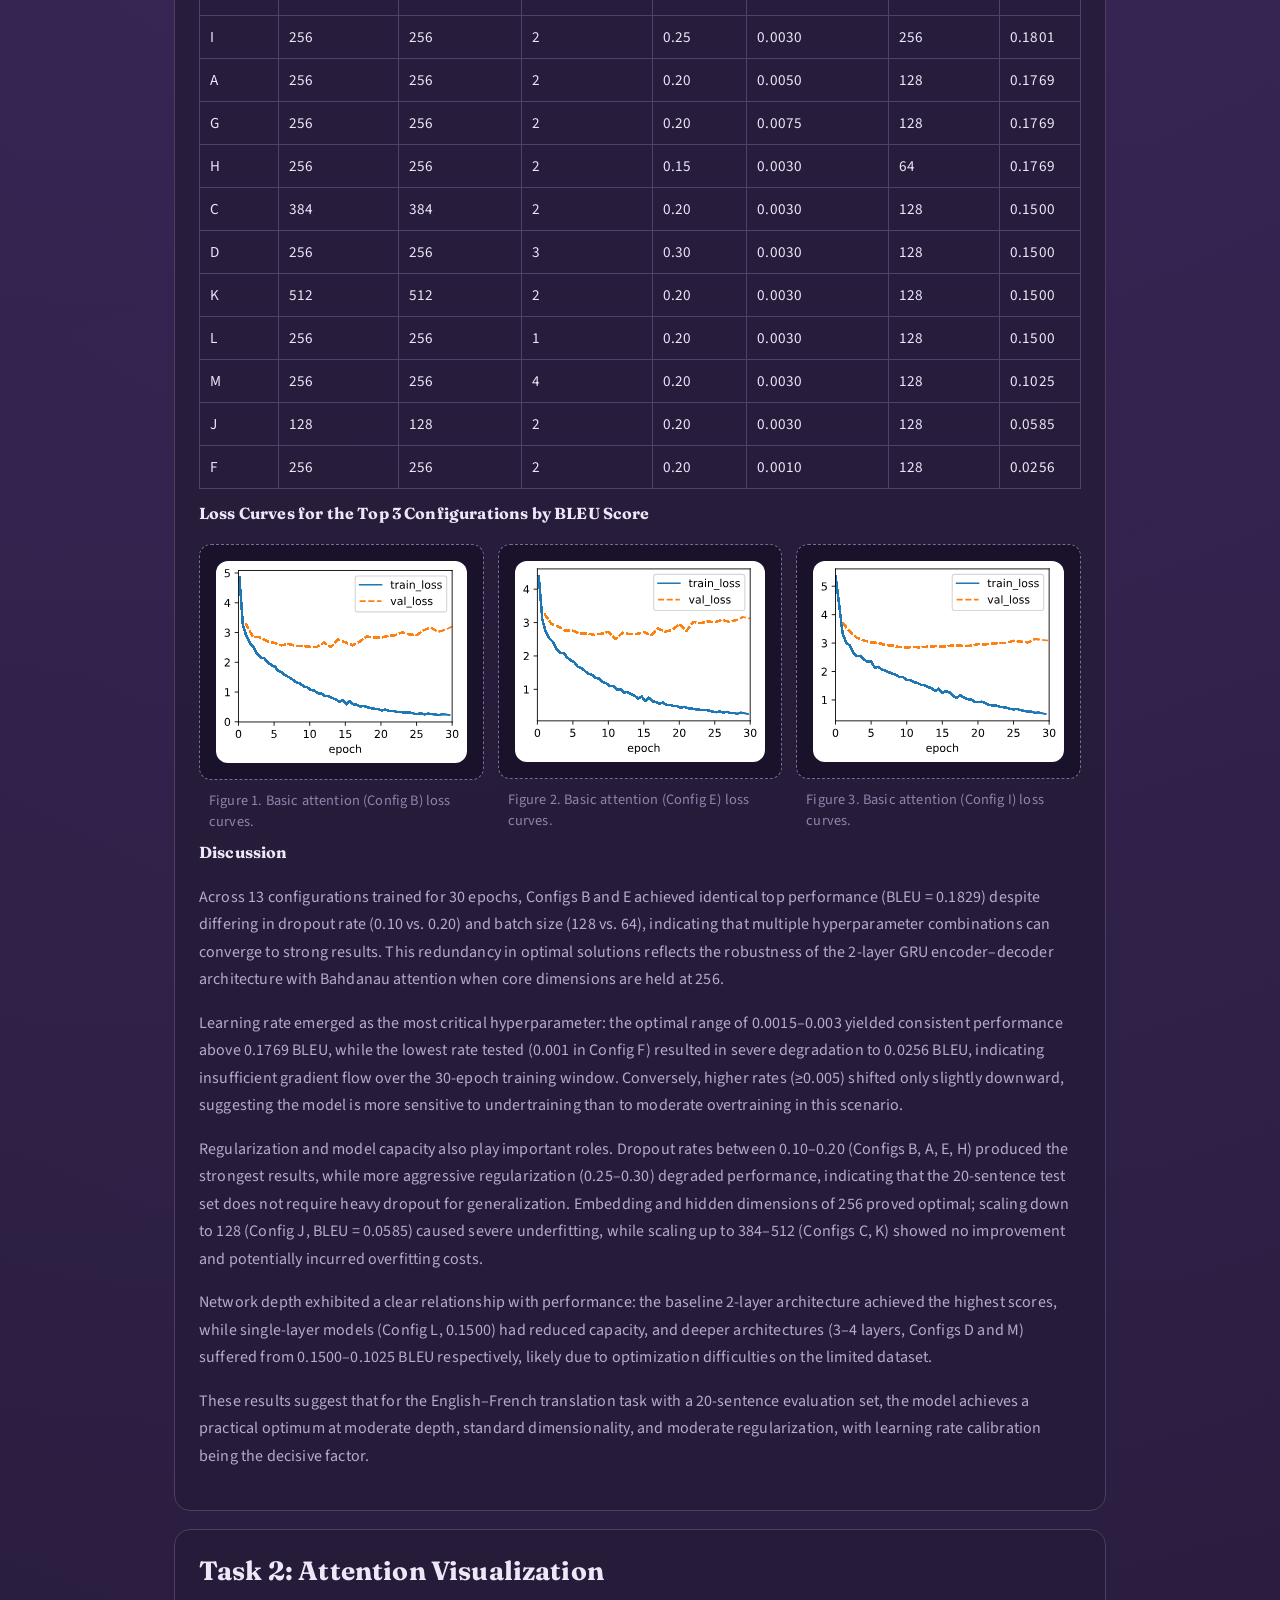
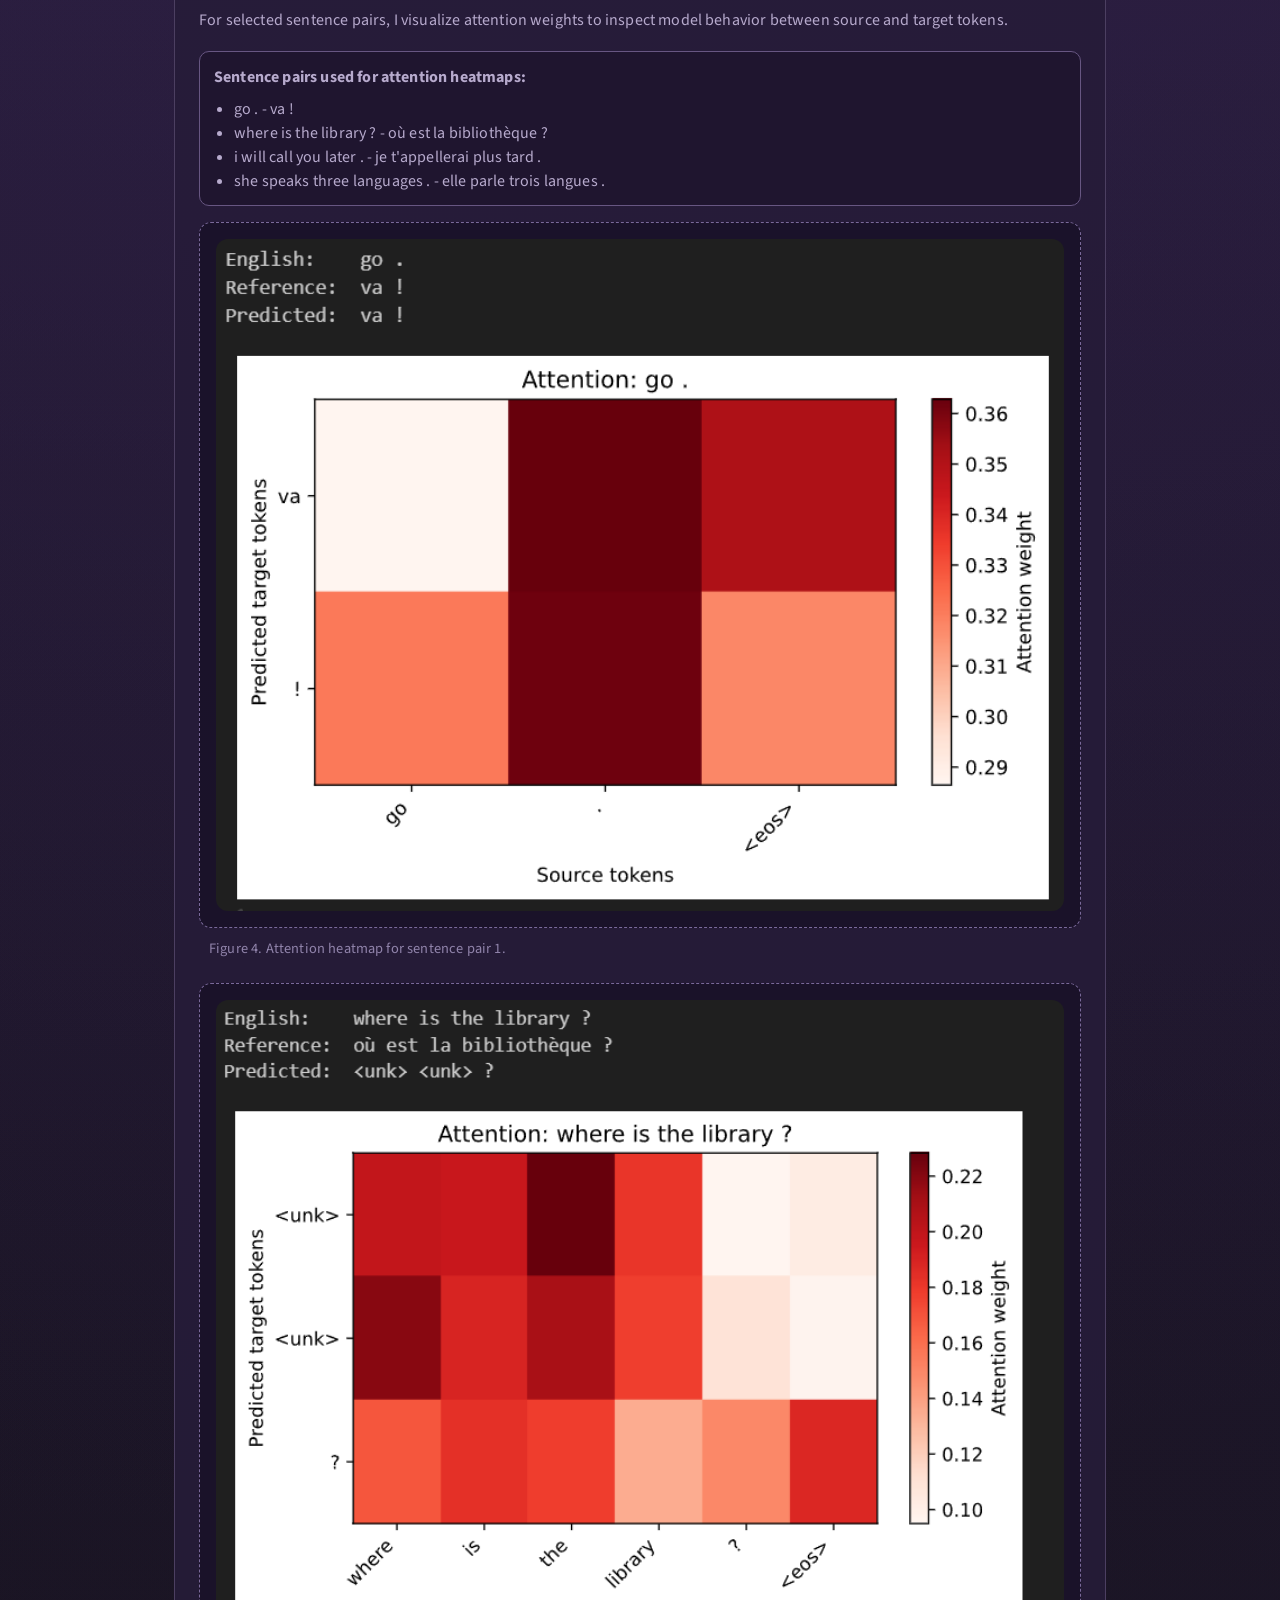
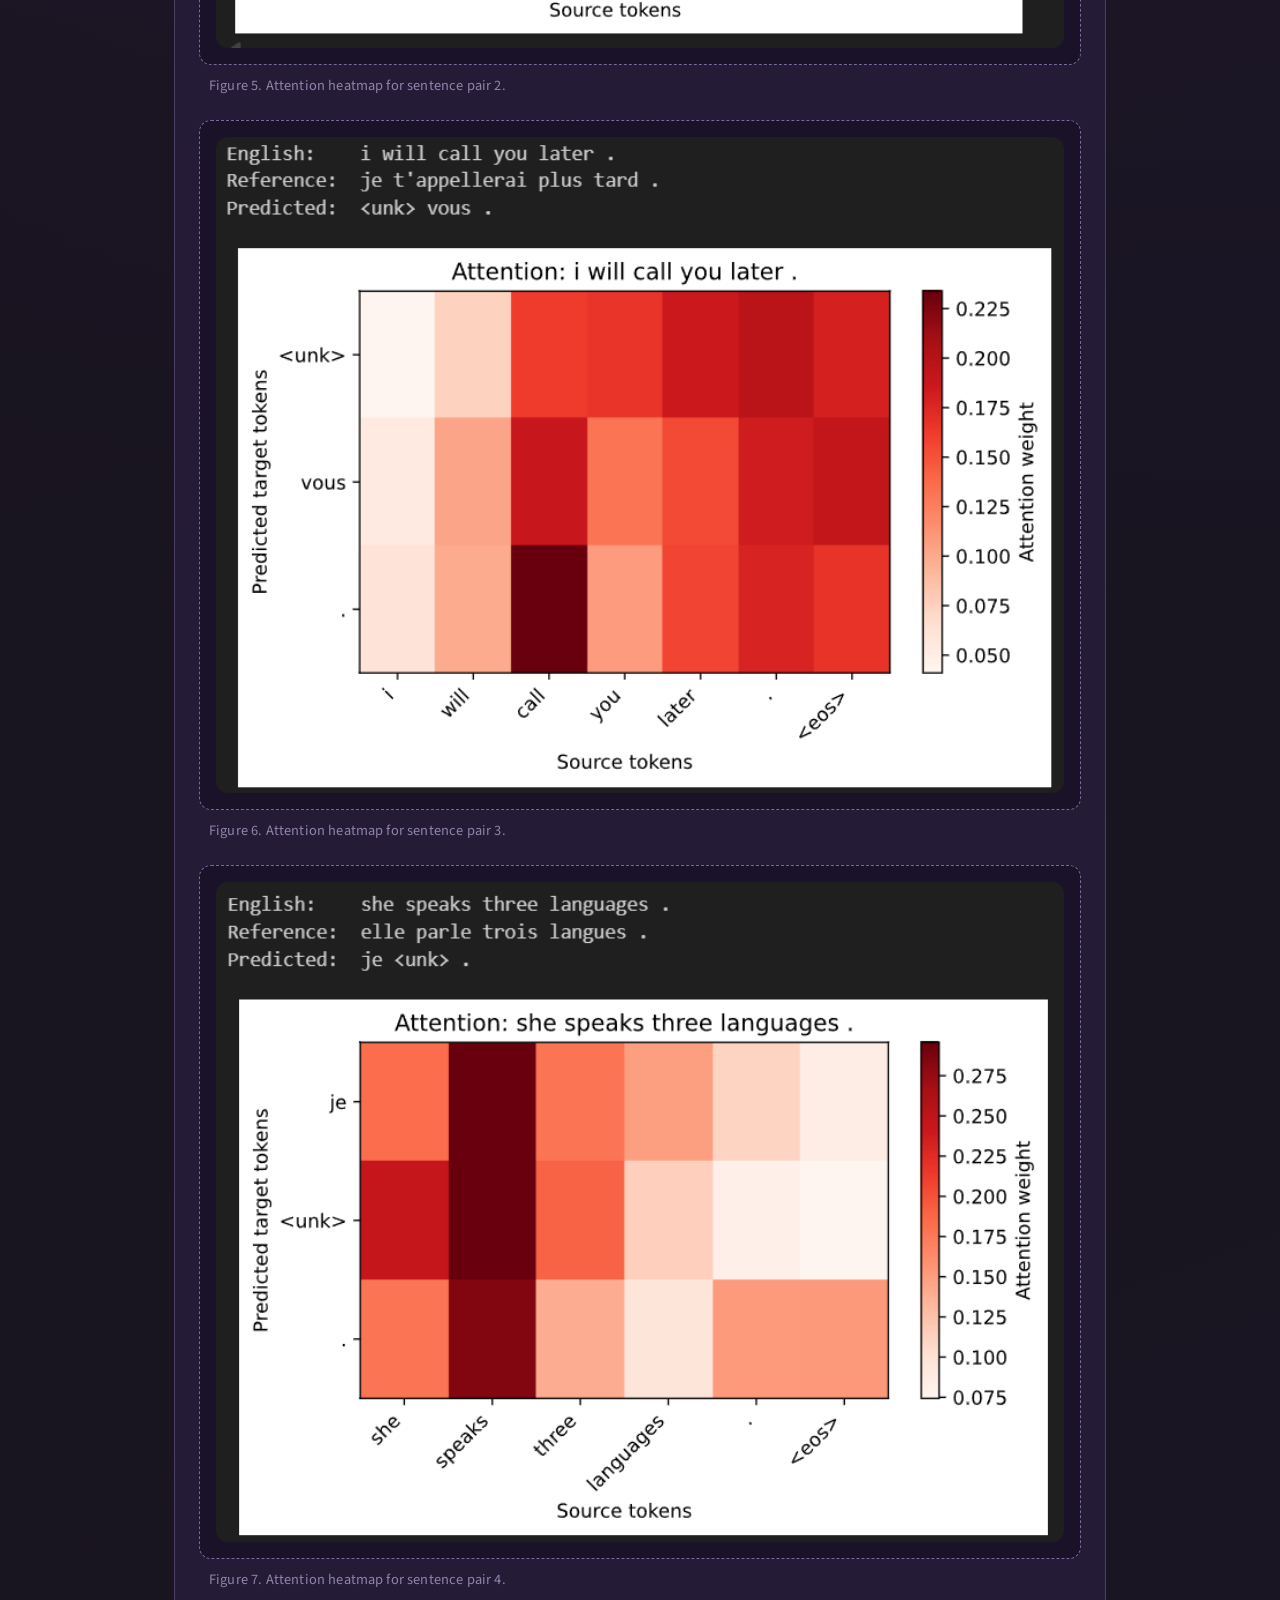
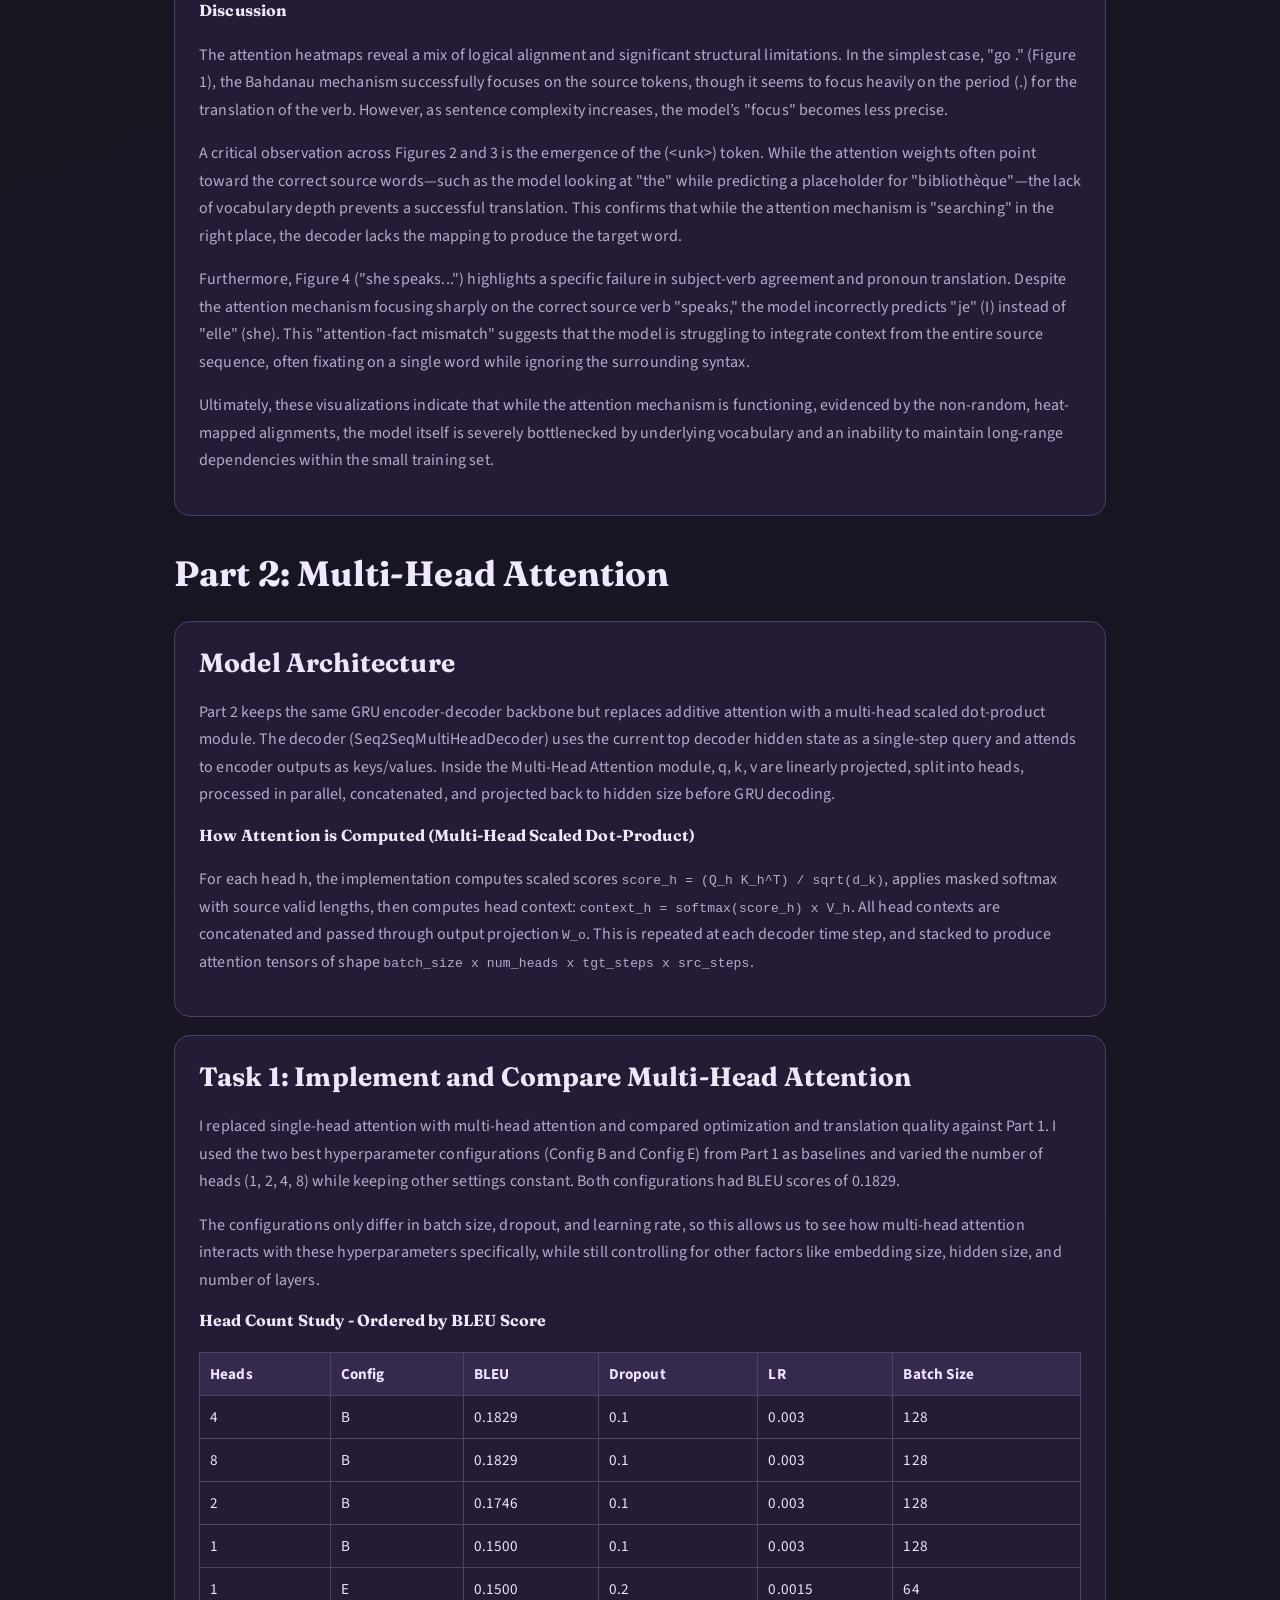
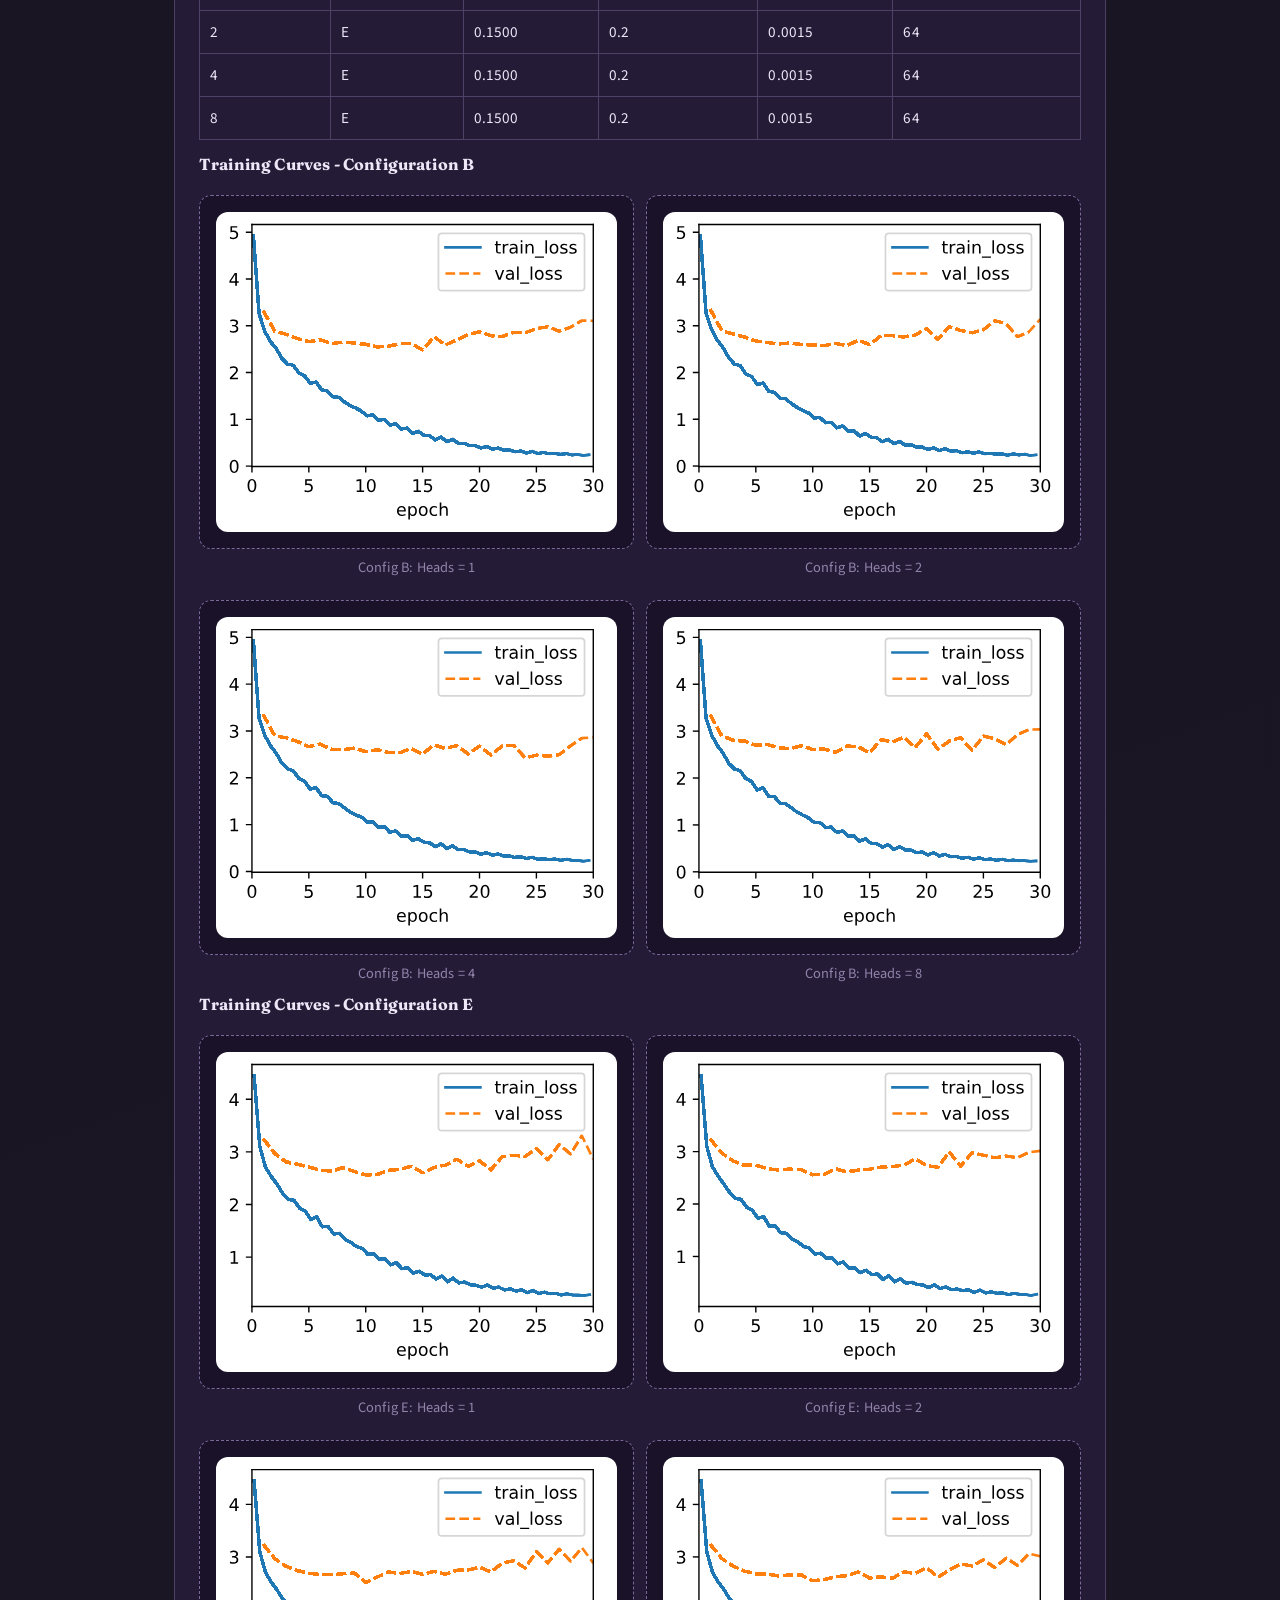
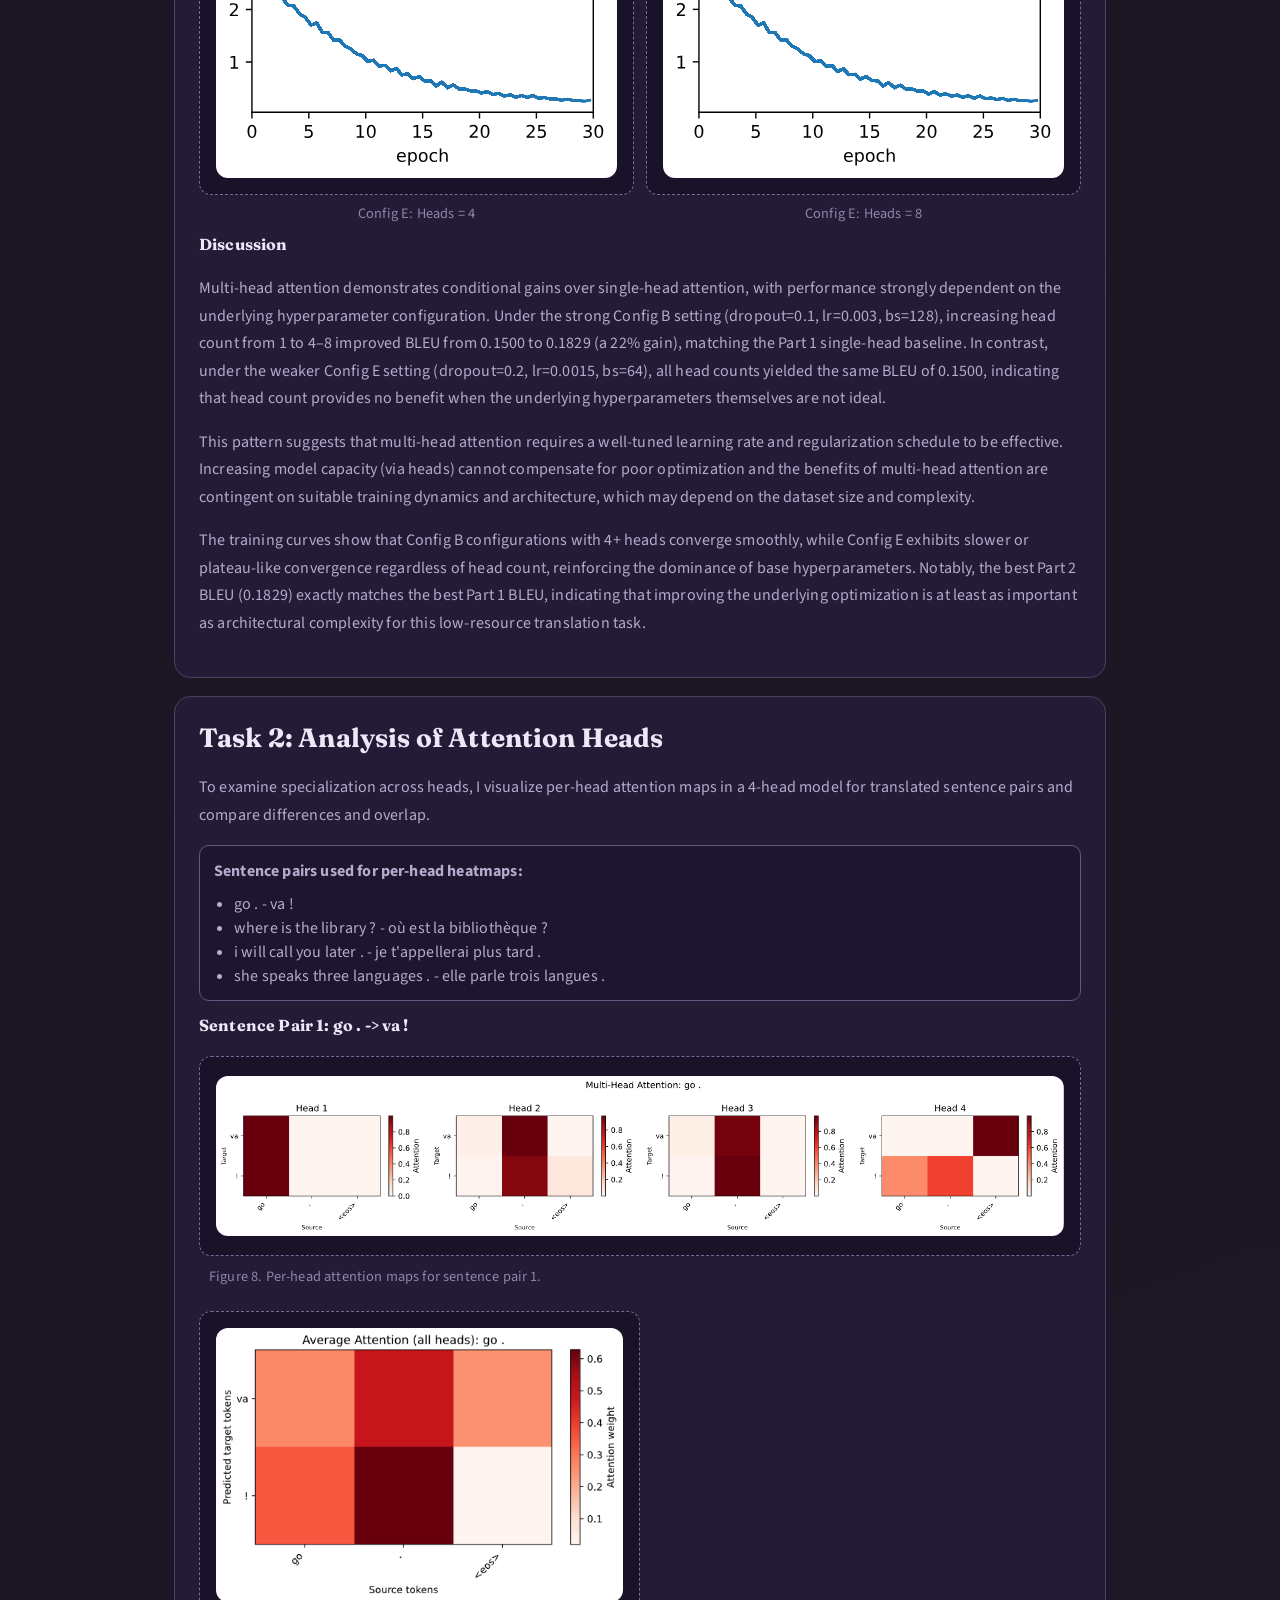
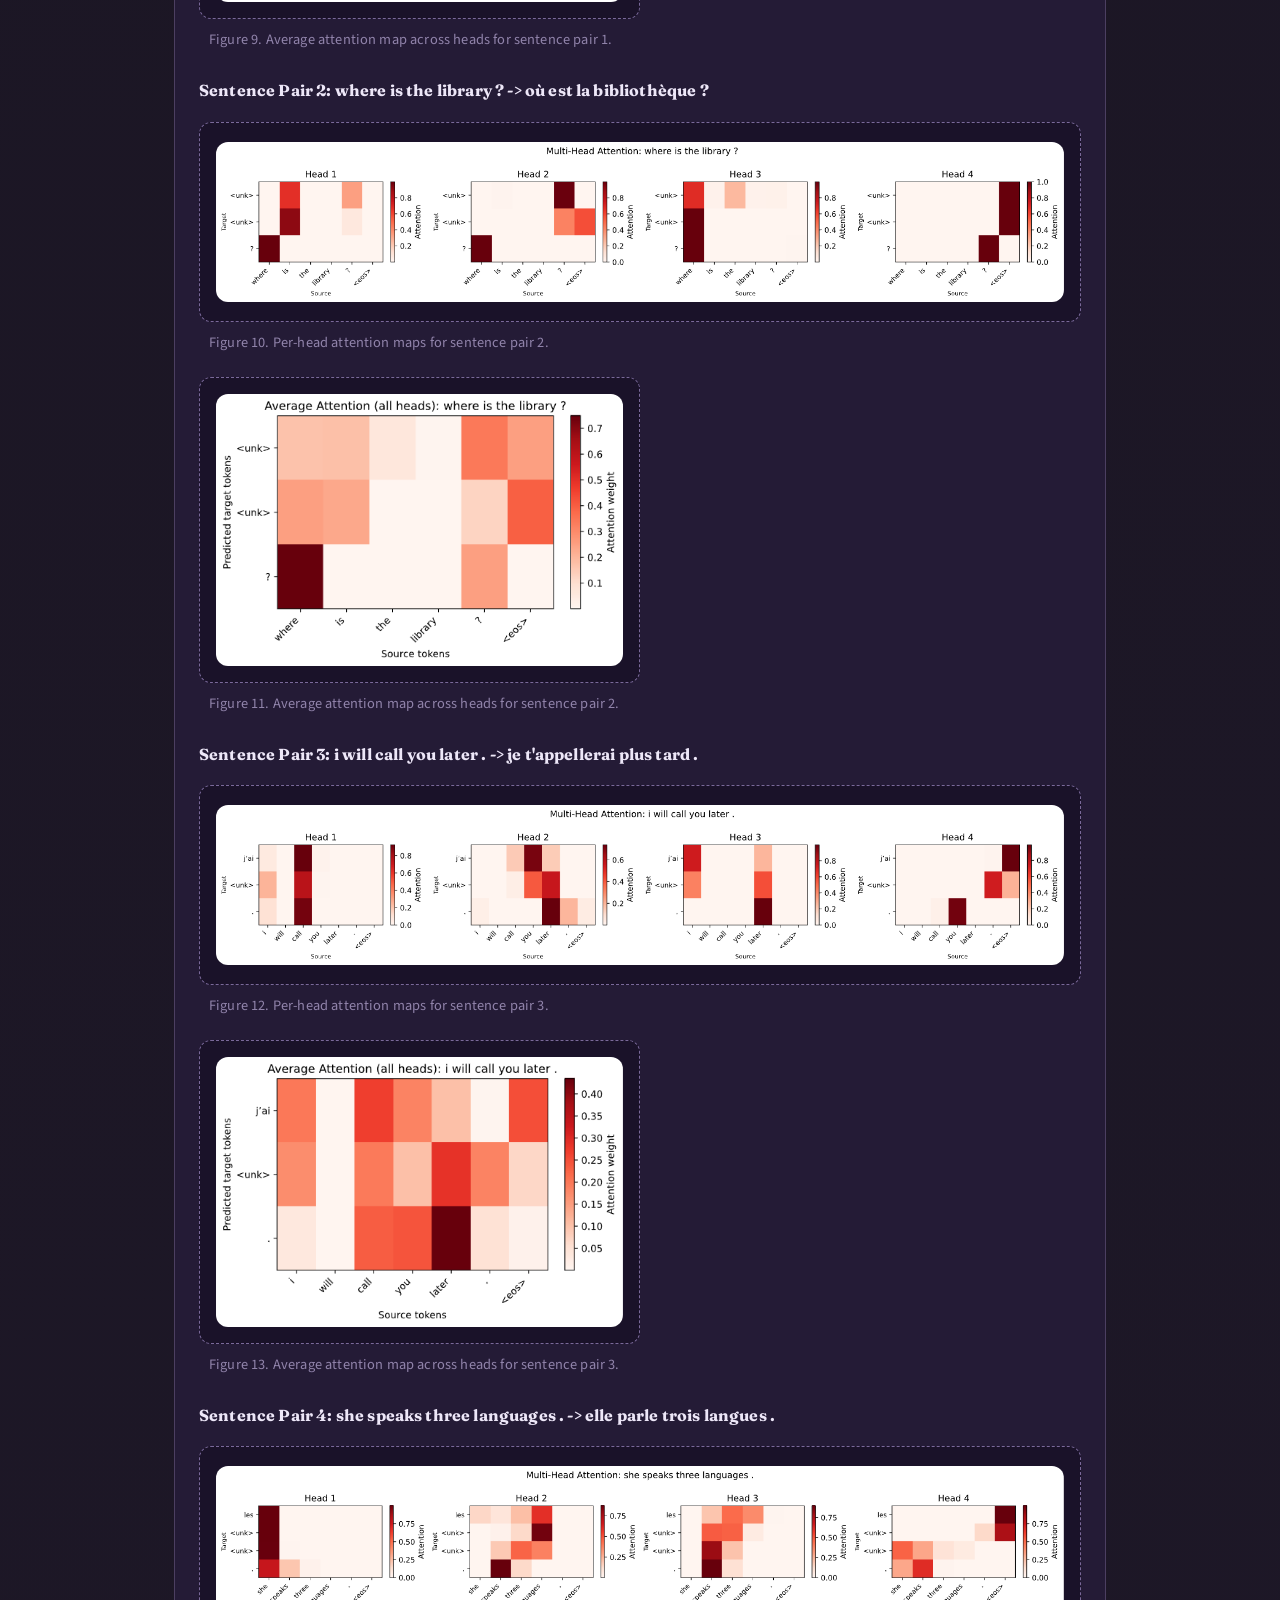
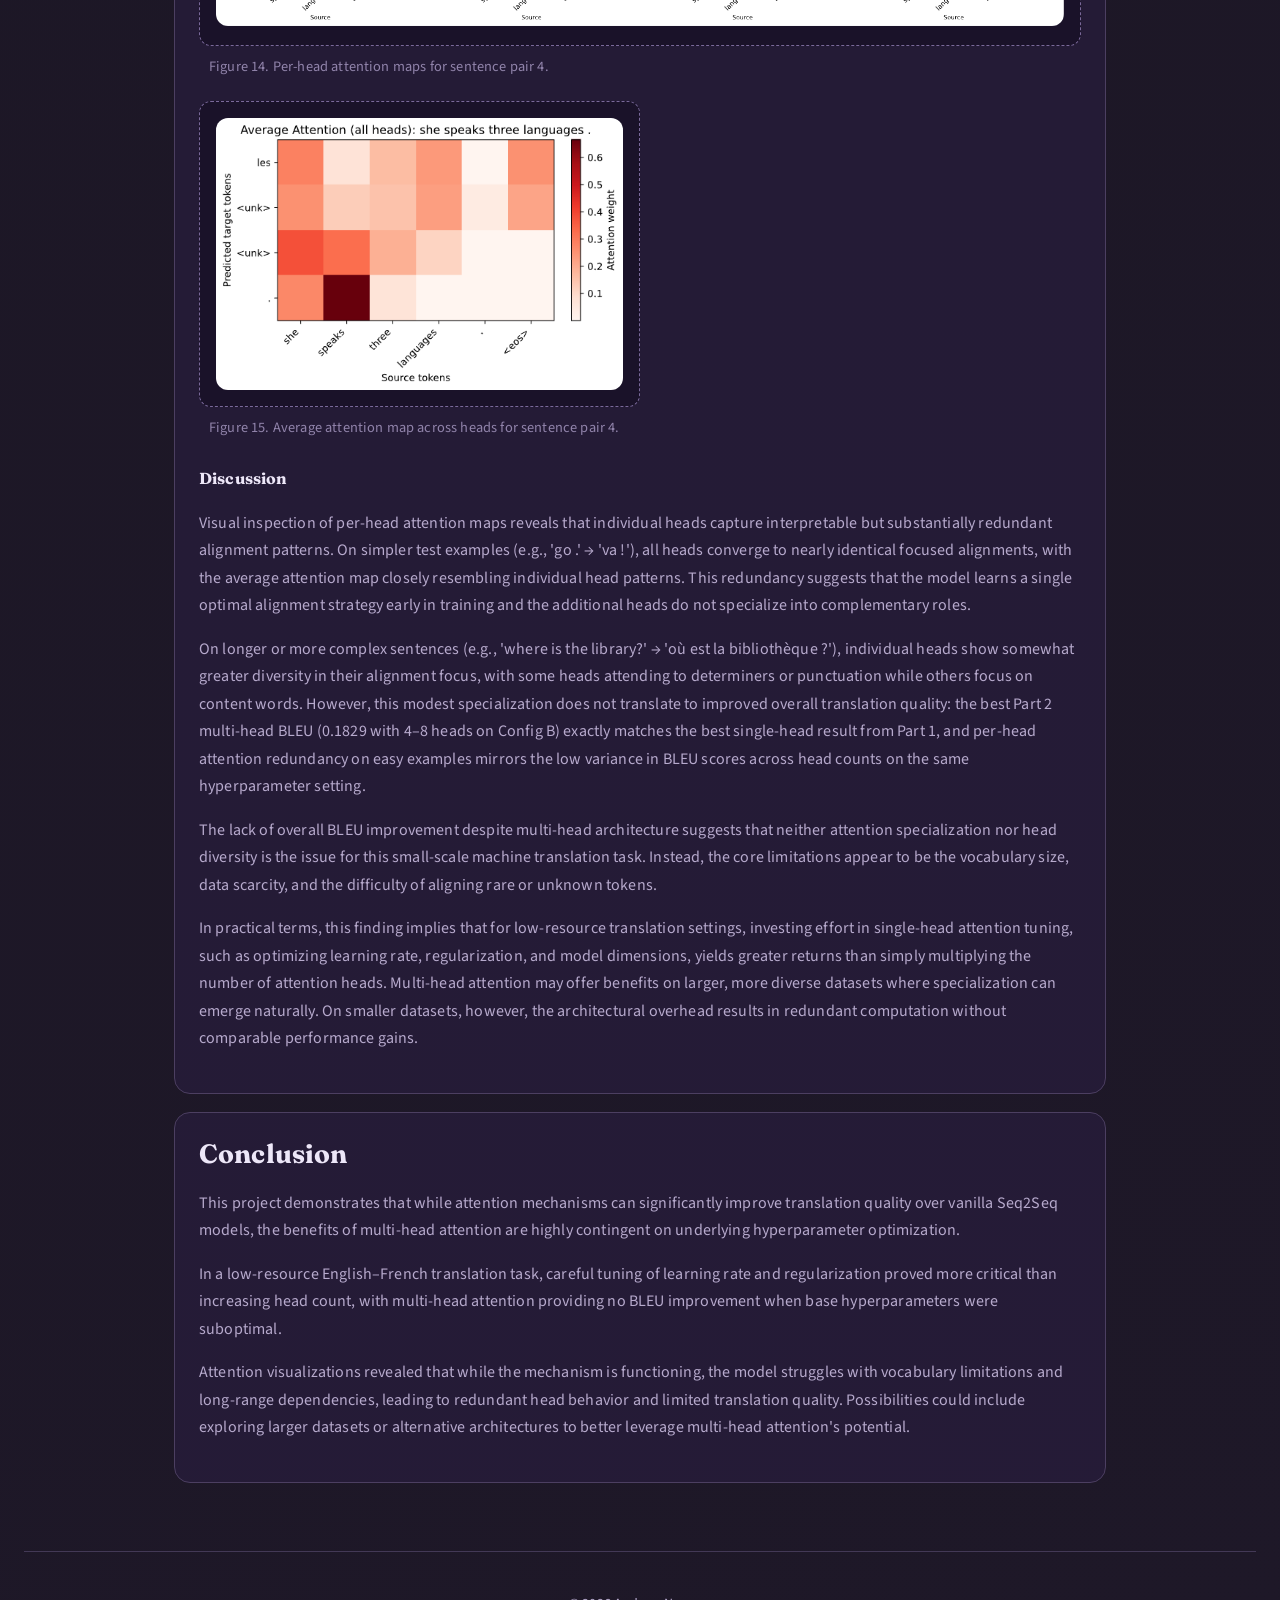
<file: project3/index.html>
<!DOCTYPE html>
<html lang="en">
<head>
<meta charset="UTF-8">
<meta name="viewport" content="width=device-width, initial-scale=1.0">
<title>Project 3 | Attention Analysis</title>
<link rel="preconnect" href="https://fonts.googleapis.com">
<link rel="preconnect" href="https://fonts.gstatic.com" crossorigin>
<link href="https://fonts.googleapis.com/css2?family=Fraunces:opsz,wght@9..144,500;9..144,700&family=Source+Sans+3:wght@400;500;600&display=swap" rel="stylesheet">
<link rel="stylesheet" href="project3.css">
</head>
<body>

<header class="hero">
	<p class="eyebrow">Deep Learning Project 3</p>
	<h1>Attention and Transformers</h1>
	<p class="subtitle">Andrew Nguyen | Spring 2026</p>
	<div class="hero-links">
		<a href="../index.html">Back to Landing Page</a>
		<a href="https://d2l.ai/chapter_recurrent-modern/machine-translation-and-dataset.html#downloading-and-preprocessing-the-dataset" target="_blank" rel="noopener noreferrer">English-French Dataset</a>
	</div>
</header>

<main class="container">
	<section class="card lead-card">
		<h2>Objective</h2>
		<p>
			This project explores two core ideas behind modern sequence modeling:
			basic attention and multi-head attention.
			We focus on trying to understand not only how to implement these mechanisms,
			but also their differences from traditional RNNs.
		</p>
		<p>
			Across all experiments, I evaluate translation quality from English to French with BLEU score and
			monitor optimization behavior through training and validation loss curves.
			The report focuses on architectural decisions, hyperparameter effects,
			interpretability via attention visualization, and trade-offs.
		</p>
	</section>

	<section class="card">
		<h2>How Attention Works</h2>

		<h3>Basic Attention in Encoder-Decoder Models</h3>
		<p>
			In a vanilla Seq2Seq model, the decoder relies heavily on a single fixed
			context vector from the encoder, which can become a bottleneck for long or
			complex sentences. Attention addresses this by letting the decoder compute
			a weighted combination of all encoder hidden states at each decoding step.
			These weights indicate which source positions are most relevant to the
			current target token prediction.
		</p>

		<h3>Multi-Head Attention</h3>
		<p>
			Multi-head attention extends this idea by projecting queries, keys, and
			values into multiple subspaces and attending in parallel. Instead of one
			monolithic alignment, each head can specialize in different linguistic
			patterns, such as local word alignment, long-range dependencies, or phrase
			structure. Head outputs are concatenated and linearly transformed, allowing
			the model to work with diverse contextual elements.
		</p>


	</section>

	<section class = "card">
		<h2>Model Evaluation</h2>
		<p>
			I evaluate model performance using BLEU score, which measures n-gram
			overlap between generated translations and reference translations. Higher
			BLEU indicates better translation quality. I also analyze training and
			validation loss curves to understand optimization dynamics and potential
			overfitting.

		</p>

		<h3>Test Data</h3>
		<p>
			BLEU scores are evaluated based on the test data provided in Project 2.
		</p>


			<table>
				<thead>
					<tr>
						<th>#</th>
						<th>English Input</th>
						<th>Reference French Translation</th>
					</tr>
				</thead>
				<tbody>
					<tr><td>1</td><td>go .</td><td>va !</td></tr>
					<tr><td>2</td><td>i lost .</td><td>j'ai perdu .</td></tr>
					<tr><td>3</td><td>he's calm .</td><td>il est calme .</td></tr>
					<tr><td>4</td><td>i'm home .</td><td>je suis chez moi .</td></tr>
					<tr><td>5</td><td>she likes coffee .</td><td>elle aime le café .</td></tr>
					<tr><td>6</td><td>they are reading books .</td><td>ils lisent des livres .</td></tr>
					<tr><td>7</td><td>we are running .</td><td>nous courons .</td></tr>
					<tr><td>8</td><td>where is the library ?</td><td>où est la bibliothèque ?</td></tr>
					<tr><td>9</td><td>the weather is nice today .</td><td>il fait beau aujourd'hui .</td></tr>
					<tr><td>10</td><td>he enjoys playing soccer .</td><td>il aime jouer au football .</td></tr>
					<tr><td>11</td><td>i will call you later .</td><td>je t'appellerai plus tard .</td></tr>
					<tr><td>12</td><td>do you like music ?</td><td>aimes-tu la musique ?</td></tr>
					<tr><td>13</td><td>my favorite color is blue .</td><td>ma couleur préférée est le bleu .</td></tr>
					<tr><td>14</td><td>i don't understand .</td><td>je ne comprends pas .</td></tr>
					<tr><td>15</td><td>please help me .</td><td>aidez-moi s'il vous plaît .</td></tr>
					<tr><td>16</td><td>what time is it ?</td><td>quelle heure est-il ?</td></tr>
					<tr><td>17</td><td>this is my brother .</td><td>c'est mon frère .</td></tr>
					<tr><td>18</td><td>we love traveling .</td><td>nous aimons voyager .</td></tr>
					<tr><td>19</td><td>he went to school .</td><td>il est allé à l'école .</td></tr>
					<tr><td>20</td><td>she speaks three languages .</td><td>elle parle trois langues .</td></tr>
				</tbody>
			</table>


	</section>

	<section class="section-title">
		<h2>Part 1: Basic Attention Mechanism</h2>
	</section>

	<section class = "card">
		<h3>Model Architecture</h3>
		<p>
			Part 1 uses the Bahdanau (additive) attention decoder.
			The encoder is a stacked GRU (Seq2SeqEncoder) with token embeddings and
			Xavier initialization. It outputs the full source hidden-state sequence
			(shape: <code>num_steps x batch_size x num_hiddens</code>) and final hidden state.

		</p>
		<p>
			The decoder (Seq2SeqBahdanauDecoder) is also GRU-based and decodes one token at a time.
			At each target step, it uses the top decoder hidden state as the query,
			attends over all encoder outputs, concatenates context with the current target embedding,
			and feeds that into the GRU before projecting with a linear layer to vocabulary logits.
		</p>

		<h4>How Attention is Computed (Additive / Bahdanau)</h4>
		<p>
			For each decoding step, with decoder query q and encoder keys/values k,v, the model computes:
			<code>score = W_v(tanh(W_q q + W_k k))</code>, then applies masked softmax across source positions
			(using source valid lengths to ignore padding), and forms context by weighted sum:
			<code>context = softmax(score) x v</code>.
			Dropout is applied to attention weights before the weighted sum.
		</p>
	</section>

	<section class="card">
		<h3>Task 1: Hyperparameter Tuning</h3>
		<p>
			I tuned the hyperparameters of the attention-based encoder-decoder with the aim to maximize BLEU score. 
			Below are all 13 configurations tested, sorted by BLEU score to highlight performance rankings.
		</p>


		<h4>13 Configurations - Sorted by BLEU Score</h4>
		<table>
			<thead>
				<tr>
					<th>Config</th>
					<th>Embed Size</th>
					<th>Hidden Size</th>
					<th>Num. Layers</th>
					<th>Dropout</th>
					<th>Learning Rate</th>
					<th>Batch Size</th>
					<th>BLEU</th>
				</tr>
			</thead>
			<tbody>
				<tr><td>B</td><td>256</td><td>256</td><td>2</td><td>0.10</td><td>0.0030</td><td>128</td><td><strong>0.1829</strong></td></tr>
				<tr><td>E</td><td>256</td><td>256</td><td>2</td><td>0.20</td><td>0.0015</td><td>64</td><td><strong>0.1829</strong></td></tr>
				<tr><td>I</td><td>256</td><td>256</td><td>2</td><td>0.25</td><td>0.0030</td><td>256</td><td>0.1801</td></tr>
				<tr><td>A</td><td>256</td><td>256</td><td>2</td><td>0.20</td><td>0.0050</td><td>128</td><td>0.1769</td></tr>
				<tr><td>G</td><td>256</td><td>256</td><td>2</td><td>0.20</td><td>0.0075</td><td>128</td><td>0.1769</td></tr>
				<tr><td>H</td><td>256</td><td>256</td><td>2</td><td>0.15</td><td>0.0030</td><td>64</td><td>0.1769</td></tr>
				<tr><td>C</td><td>384</td><td>384</td><td>2</td><td>0.20</td><td>0.0030</td><td>128</td><td>0.1500</td></tr>
				<tr><td>D</td><td>256</td><td>256</td><td>3</td><td>0.30</td><td>0.0030</td><td>128</td><td>0.1500</td></tr>
				<tr><td>K</td><td>512</td><td>512</td><td>2</td><td>0.20</td><td>0.0030</td><td>128</td><td>0.1500</td></tr>
				<tr><td>L</td><td>256</td><td>256</td><td>1</td><td>0.20</td><td>0.0030</td><td>128</td><td>0.1500</td></tr>
				<tr><td>M</td><td>256</td><td>256</td><td>4</td><td>0.20</td><td>0.0030</td><td>128</td><td>0.1025</td></tr>
				<tr><td>J</td><td>128</td><td>128</td><td>2</td><td>0.20</td><td>0.0030</td><td>128</td><td>0.0585</td></tr>
				<tr><td>F</td><td>256</td><td>256</td><td>2</td><td>0.20</td><td>0.0010</td><td>128</td><td>0.0256</td></tr>
			</tbody>
		</table>

		<h4>Loss Curves for the Top 3 Configurations by BLEU Score</h4>
		<div class="figure-grid">
			<figure>
				<div class="img-placeholder"><img src = "images/configB_1.svg" alt="Config B Loss Curves"></div>
				<figcaption>Figure 1. Basic attention (Config B) loss curves.</figcaption>
			</figure>
			<figure>
				<div class="img-placeholder"><img src = "images/configE_1.svg" alt="Config E Loss Curves"></div>
				<figcaption>Figure 2. Basic attention (Config E) loss curves.</figcaption>
			</figure>
			<figure>
				<div class="img-placeholder"><img src = "images/configI_1.svg" alt="Config I Loss Curves"></div>
				<figcaption>Figure 3. Basic attention (Config I) loss curves.</figcaption>
			</figure>
		</div>

		<h4>Discussion</h4>
		<p>
			Across 13 configurations trained for 30 epochs, Configs B and E achieved identical top performance (BLEU = 0.1829) 
			despite differing in dropout rate (0.10 vs. 0.20) and batch size (128 vs. 64), indicating that multiple hyperparameter 
			combinations can converge to strong results. This redundancy in optimal solutions reflects the robustness of the 2-layer 
			GRU encoder–decoder architecture with Bahdanau attention when core dimensions are held at 256. 
		</p>
		<p>
			Learning rate emerged as 
			the most critical hyperparameter: the optimal range of 0.0015–0.003 yielded consistent performance above 0.1769 BLEU, 
			while the lowest rate tested (0.001 in Config F) resulted in severe degradation to 0.0256 BLEU, indicating insufficient 
			gradient flow over the 30-epoch training window. Conversely, higher rates (≥0.005) shifted only slightly downward, 
			suggesting the model is more sensitive to undertraining than to moderate overtraining in this scenario.
		</p>
		<p>
			Regularization and model capacity also play important roles. Dropout rates between 0.10–0.20 (Configs B, A, E, H) 
			produced the strongest results, while more aggressive regularization (0.25–0.30) degraded performance, indicating 
			that the 20-sentence test set does not require heavy dropout for generalization. Embedding and hidden dimensions of 
			256 proved optimal; scaling down to 128 (Config J, BLEU = 0.0585) caused severe underfitting, while scaling up to 384–512 (Configs C, K) 
			showed no improvement and potentially incurred overfitting costs.
		</p>

		<p>
			Network depth exhibited a clear relationship with performance: the 
			baseline 2-layer architecture achieved the highest scores, while single-layer models (Config L, 0.1500) had reduced capacity, and 
			deeper architectures (3–4 layers, Configs D and M) suffered from 0.1500–0.1025 BLEU respectively, likely due to optimization difficulties 
			on the limited dataset. 
		</p>

		<p>
			These results suggest that for the English–French translation task with a 20-sentence evaluation set, 
			the model achieves a practical optimum at moderate depth, standard dimensionality, and moderate regularization, 
			with learning rate calibration being the decisive factor.
		</p>
	</section>

	<section class="card">
		<h3>Task 2: Attention Visualization</h3>
		<p>
			For selected sentence pairs, I visualize attention weights to inspect
			model behavior between source and target tokens. 

			<div class="note-box">
				<p><strong>Sentence pairs used for attention heatmaps:</strong></p>
				<ul class="pair-list">
					<li>go . - va !</li>
					<li>where is the library ? - où est la bibliothèque ?</li>
					<li>i will call you later . - je t'appellerai plus tard .</li>
					<li>she speaks three languages . - elle parle trois langues .</li>
				</ul>
			</div>

		</p>

		<div class="figure-grid">
			<figure>
				<div class="img-placeholder"><img src = "images/1h_ATT-F1.png" alt="Attention Heatmap for Sentence Pair 1"></div>
				<figcaption>Figure 4. Attention heatmap for sentence pair 1.</figcaption>
			</figure>					
		</div>
		<div class="figure-grid">
			<figure>
				<div class="img-placeholder"><img src = "images/1h_ATT-F2.png" alt="Attention Heatmap for Sentence Pair 2"></div>
				<figcaption>Figure 5. Attention heatmap for sentence pair 2.</figcaption>
			</figure>					
		</div>
		<div class="figure-grid">
			<figure>
				<div class="img-placeholder"><img src = "images/1h_ATT-F3.png" alt="Attention Heatmap for Sentence Pair 3"></div>
				<figcaption>Figure 6. Attention heatmap for sentence pair 3.</figcaption>
			</figure>					
		</div>		
		<div class="figure-grid">
			<figure>
				<div class="img-placeholder"><img src = "images/1h_ATT-F4.png" alt="Attention Heatmap for Sentence Pair 4"></div>
				<figcaption>Figure 7. Attention heatmap for sentence pair 4.</figcaption>
			</figure>					
		</div>



		<h4>Discussion</h4>
		<p>
			The attention heatmaps reveal a mix of logical alignment and significant structural limitations. 
			In the simplest case, "go ." (Figure 1), the Bahdanau mechanism successfully focuses on the source tokens, 
			though it seems to focus heavily on the period (.) for the translation of the verb. 
			However, as sentence complexity increases, the model’s "focus" becomes less precise.
		</p>

		<p>
			A critical observation across Figures 2 and 3 is the emergence of the (&lt;unk&gt;) token. 
			While the attention weights often point toward the correct source words—such as the model 
			looking at "the" while predicting a placeholder for "bibliothèque"—the lack of vocabulary 
			depth prevents a successful translation. This confirms that while the attention mechanism is 
			"searching" in the right place, the decoder lacks the mapping to produce the target word.

		</p>

		<p>
			Furthermore, Figure 4 ("she speaks...") highlights a specific failure in subject-verb agreement 
			and pronoun translation. Despite the attention mechanism focusing sharply on the correct source 
			verb "speaks," the model incorrectly predicts "je" (I) instead of "elle" (she). 
			This "attention-fact mismatch" suggests that the model is struggling to integrate context
			from the entire source sequence, often fixating on a single
			word while ignoring the surrounding syntax.

		</p>

		<p>
			Ultimately, these visualizations indicate that while the attention mechanism is 
			functioning, evidenced by the non-random, heat-mapped alignments, the model itself is severely 
			bottlenecked by underlying vocabulary and an inability to maintain long-range dependencies
			within the small training set.
		</p>
	</section>

	<section class="section-title">
		<h2>Part 2: Multi-Head Attention</h2>
	</section>

	<section class = "card">
		<h3>Model Architecture</h3>
		<p>
			Part 2 keeps the same GRU encoder-decoder backbone but replaces additive attention
			with a multi-head scaled dot-product module.
			The decoder (Seq2SeqMultiHeadDecoder) uses the current top decoder hidden state
			as a single-step query and attends to encoder outputs as keys/values.
			Inside the Multi-Head Attention module, q, k, v are linearly projected, split into heads,
			processed in parallel, concatenated, and projected back to hidden size before GRU decoding.
		</p>
		<h4>How Attention is Computed (Multi-Head Scaled Dot-Product)</h4>
		<p>
			For each head h, the implementation computes scaled scores
			<code>score_h = (Q_h K_h^T) / sqrt(d_k)</code>, applies masked softmax with source valid lengths,
			then computes head context:  <code>context_h = softmax(score_h) x V_h</code>.
			All head contexts are concatenated and passed through output projection <code>W_o</code>.
			This is repeated at each decoder time step, and stacked to produce attention tensors
			of shape <code>batch_size x num_heads x tgt_steps x src_steps</code>.
		</p>
	</section>

	<section class="card">
		<h3>Task 1: Implement and Compare Multi-Head Attention</h3>
		<p>
			I replaced single-head attention with multi-head attention and compared
			optimization and translation quality against Part 1.
			I used the two best hyperparameter configurations (Config B and Config E) from Part 1 as
			baselines and varied the number of heads (1, 2, 4, 8) while keeping other settings constant. 
			Both configurations had BLEU scores of 0.1829.
		</p>

		<p>
			The configurations only differ in batch size, dropout, and learning rate, so this allows us to see
			 how multi-head attention interacts with these hyperparameters specifically, while still
			controlling for other factors like embedding size, hidden size, and number of layers. 
		</p>


		<h4>Head Count Study - Ordered by BLEU Score</h4>
		<table>
			<thead>
				<tr>
					<th>Heads</th>
					<th>Config</th>
					<th>BLEU</th>
					<th>Dropout</th>
					<th>LR</th>
					<th>Batch Size</th>
				</tr>
			</thead>
			<tbody>
				<tr><td>4</td><td>B</td><td>0.1829</td><td>0.1</td><td>0.003</td><td>128</td></tr>
				<tr><td>8</td><td>B</td><td>0.1829</td><td>0.1</td><td>0.003</td><td>128</td></tr>
				<tr><td>2</td><td>B</td><td>0.1746</td><td>0.1</td><td>0.003</td><td>128</td></tr>
				<tr><td>1</td><td>B</td><td>0.1500</td><td>0.1</td><td>0.003</td><td>128</td></tr>
				<tr><td>1</td><td>E</td><td>0.1500</td><td>0.2</td><td>0.0015</td><td>64</td></tr>
				<tr><td>2</td><td>E</td><td>0.1500</td><td>0.2</td><td>0.0015</td><td>64</td></tr>
				<tr><td>4</td><td>E</td><td>0.1500</td><td>0.2</td><td>0.0015</td><td>64</td></tr>
				<tr><td>8</td><td>E</td><td>0.1500</td><td>0.2</td><td>0.0015</td><td>64</td></tr>				
			</tbody>
		</table>

		<h4>Training Curves - Configuration B</h4>
		<div class="curve-grid-4x4">
			<figure><div class="img-placeholder"><img src="images/P2_CB_H1.svg" alt="Part 2 Config B Head = 1 Curves"></div><figcaption>Config B: Heads =  1</figcaption></figure>
			<figure><div class="img-placeholder"><img src="images/P2_CB_H2.svg" alt="Part 2 Config B Head = 2 Curves"></div><figcaption>Config B: Heads =  2</figcaption></figure>
			<figure><div class="img-placeholder"><img src="images/P2_CB_H4.svg" alt="Part 2 Config B Head = 4 Curves"></div><figcaption>Config B: Heads =  4</figcaption></figure>
			<figure><div class="img-placeholder"><img src="images/P2_CB_H8.svg" alt="Part 2 Config B Head = 8 Curves"></div><figcaption>Config B: Heads =  8</figcaption></figure>
		</div>

		<h4>Training Curves - Configuration E</h4>
		<div class="curve-grid-4x4">
			<figure><div class="img-placeholder"><img src="images/P2_CE_H1.svg" alt="Part 2 Config E Head = 1 Curves"></div><figcaption>Config E: Heads =  1</figcaption></figure>
			<figure><div class="img-placeholder"><img src="images/P2_CE_H2.svg" alt="Part 2 Config E Head = 2 Curves"></div><figcaption>Config E: Heads =  2</figcaption></figure>
			<figure><div class="img-placeholder"><img src="images/P2_CE_H4.svg" alt="Part 2 Config E Head = 4 Curves"></div><figcaption>Config E: Heads =  4</figcaption></figure>
			<figure><div class="img-placeholder"><img src="images/P2_CE_H8.svg" alt="Part 2 Config E Head = 8 Curves"></div><figcaption>Config E: Heads =  8</figcaption></figure>
		</div>

		<h4>Discussion</h4>
		<p>
			Multi-head attention demonstrates conditional gains over single-head attention, with performance strongly 
			dependent on the underlying hyperparameter configuration. Under the strong Config B setting (dropout=0.1, lr=0.003, bs=128), 
			increasing head count from 1 to 4–8 improved BLEU from 0.1500 to 0.1829 (a 22% gain), matching the Part 1 single-head baseline. 
			In contrast, under the weaker Config E setting (dropout=0.2, lr=0.0015, bs=64), all head counts yielded the same BLEU of 0.1500, 
			indicating that head count provides no benefit when the underlying hyperparameters themselves are not ideal.
		</p>
		<p>
			This pattern suggests that multi-head attention requires a well-tuned learning rate and regularization schedule to be effective. 
			Increasing model capacity (via heads) cannot compensate for poor optimization and the benefits of multi-head attention are contingent 
			on suitable training dynamics and architecture, which may depend on the dataset size and complexity.
		</p>
		<p>
			The training curves show that Config B configurations with 4+ heads converge smoothly, while Config E exhibits 
			slower or plateau-like convergence regardless of head count, reinforcing the dominance of base hyperparameters. 
			Notably, the best Part 2 BLEU (0.1829) exactly matches the best Part 1 BLEU, indicating that improving the underlying 
			optimization is at least as important as architectural complexity for this low-resource translation task.
		</p>
	</section>

	<section class="card">
		<h3>Task 2: Analysis of Attention Heads</h3>
		<p>
			To examine specialization across heads, I visualize per-head attention
			maps in a 4-head model for translated sentence pairs and compare differences and overlap.
		</p>

		<div class="note-box">
			<p><strong>Sentence pairs used for per-head heatmaps:</strong></p>
			<ul class="pair-list">
				<li>go . - va !</li>
				<li>where is the library ? - où est la bibliothèque ?</li>
				<li>i will call you later . - je t'appellerai plus tard .</li>
				<li>she speaks three languages . - elle parle trois langues .</li>
			</ul>
		</div>

		<h4>Sentence Pair 1: go . -> va !</h4>
		<div class="figure-grid attention-stack">
			<figure class="full-width">
				<div class="img-placeholder"><img src="images/P2_AllH_FIG1.png" alt="Part 2 All Heads Attention Figure 1"></div>
				<figcaption>Figure 8. Per-head attention maps for sentence pair 1.</figcaption>
			</figure>
		</div>
		<div class="figure-grid avg-attention">
			<figure class="half-width">
				<div class="img-placeholder"><img src="images/P2_AvgH_FIG1.png" alt="Part 2 Average Heads Attention Figure 1"></div>
				<figcaption>Figure 9. Average attention map across heads for sentence pair 1.</figcaption>
			</figure>
		</div>

		<h4>Sentence Pair 2: where is the library ? -> où est la bibliothèque ?</h4>
		<div class="figure-grid attention-stack">
			<figure class="full-width">
				<div class="img-placeholder"><img src="images/P2_AllH_FIG2.png" alt="Part 2 All Heads Attention Figure 2"></div>
				<figcaption>Figure 10. Per-head attention maps for sentence pair 2.</figcaption>
			</figure>
		</div>
		<div class="figure-grid avg-attention">
			<figure class="half-width">
				<div class="img-placeholder"><img src="images/P2_AvgH_FIG2.png" alt="Part 2 Average Heads Attention Figure 2"></div>
				<figcaption>Figure 11. Average attention map across heads for sentence pair 2.</figcaption>
			</figure>
		</div>

		<h4>Sentence Pair 3: i will call you later . -> je t'appellerai plus tard .</h4>
		<div class="figure-grid attention-stack">
			<figure class="full-width">
				<div class="img-placeholder"><img src="images/P2_AllH_FIG3.png" alt="Part 2 All Heads Attention Figure 3"></div>
				<figcaption>Figure 12. Per-head attention maps for sentence pair 3.</figcaption>
			</figure>
		</div>
		<div class="figure-grid avg-attention">
			<figure class="half-width">
				<div class="img-placeholder"><img src="images/P2_AvgH_FIG3.png" alt="Part 2 Average Heads Attention Figure 3"></div>
				<figcaption>Figure 13. Average attention map across heads for sentence pair 3.</figcaption>
			</figure>
		</div>

		<h4>Sentence Pair 4: she speaks three languages . -> elle parle trois langues .</h4>
		<div class="figure-grid attention-stack">
			<figure class="full-width">
				<div class="img-placeholder"><img src="images/P2_AllH_FIG4.png" alt="Part 2 All Heads Attention Figure 4"></div>
				<figcaption>Figure 14. Per-head attention maps for sentence pair 4.</figcaption>
			</figure>
		</div>
		<div class="figure-grid avg-attention">
			<figure class="half-width">
				<div class="img-placeholder"><img src="images/P2_AvgH_FIG4.png" alt="Part 2 Average Heads Attention Figure 4"></div>
				<figcaption>Figure 15. Average attention map across heads for sentence pair 4.</figcaption>
			</figure>
		</div>

		<h4>Discussion</h4>
		<p>
			Visual inspection of per-head attention maps reveals that individual heads capture interpretable but substantially 
			redundant alignment patterns. On simpler test examples (e.g., 'go .' → 'va !'), all heads converge to nearly identical 
			focused alignments, with the average attention map closely resembling individual head patterns. 
			This redundancy suggests that the model learns a single optimal alignment strategy early in training 
			and the additional heads do not specialize into complementary roles. 
		</p>
		<p>
			On longer or more complex sentences (e.g., 'where is the library?' → 'où est la bibliothèque ?'), 
			individual heads show somewhat greater diversity in their alignment focus, with some heads attending to determiners 
			or punctuation while others focus on content words. However, this modest specialization does not translate to improved 
			overall translation quality: the best Part 2 multi-head BLEU (0.1829 with 4–8 heads on Config B) exactly matches the best 
			single-head result from Part 1, and per-head attention redundancy on easy examples mirrors the low variance in BLEU scores 
			across head counts on the same hyperparameter setting.
		</p>
		<p>
			The lack of overall BLEU improvement despite multi-head architecture suggests that neither attention 
			specialization nor head diversity is the issue for this small-scale machine translation task. 
			Instead, the core limitations appear to be the vocabulary size, data scarcity, and the difficulty of 
			aligning rare or unknown tokens.
		</p>
		<p>
			In practical terms, this finding implies that for low-resource translation settings, 
			investing effort in single-head attention tuning, such as optimizing learning rate, regularization, and model dimensions, yields 
			greater returns than simply multiplying the number of attention heads. Multi-head attention may offer benefits on larger, 
			more diverse datasets where specialization can emerge naturally. On smaller datasets, however,
			the architectural overhead results in redundant computation without comparable performance gains.
		</p>
	</section>

	<div class = "card">
		<h3>Conclusion</h3>
		<p>
			This project demonstrates that while attention mechanisms can significantly improve translation quality
			over vanilla Seq2Seq models, the benefits of multi-head attention are highly contingent on underlying hyperparameter optimization. 
		</p>
		<p>
			In a low-resource English–French translation task, careful tuning of learning rate and regularization proved 
			more critical than increasing head count, with multi-head attention providing no BLEU improvement when base hyperparameters were suboptimal.
		</p>	
		<p>
			Attention visualizations revealed that while the mechanism is functioning, the model struggles with vocabulary limitations and 
			long-range dependencies, leading to redundant head behavior and limited translation quality. 
			Possibilities could include exploring larger datasets or alternative architectures to better leverage multi-head attention's potential.
		</p>
	</div>

</main>

<footer class="site-footer">
	<p>© 2026 Andrew Nguyen</p>
</footer>

</body>
</html>
</file>
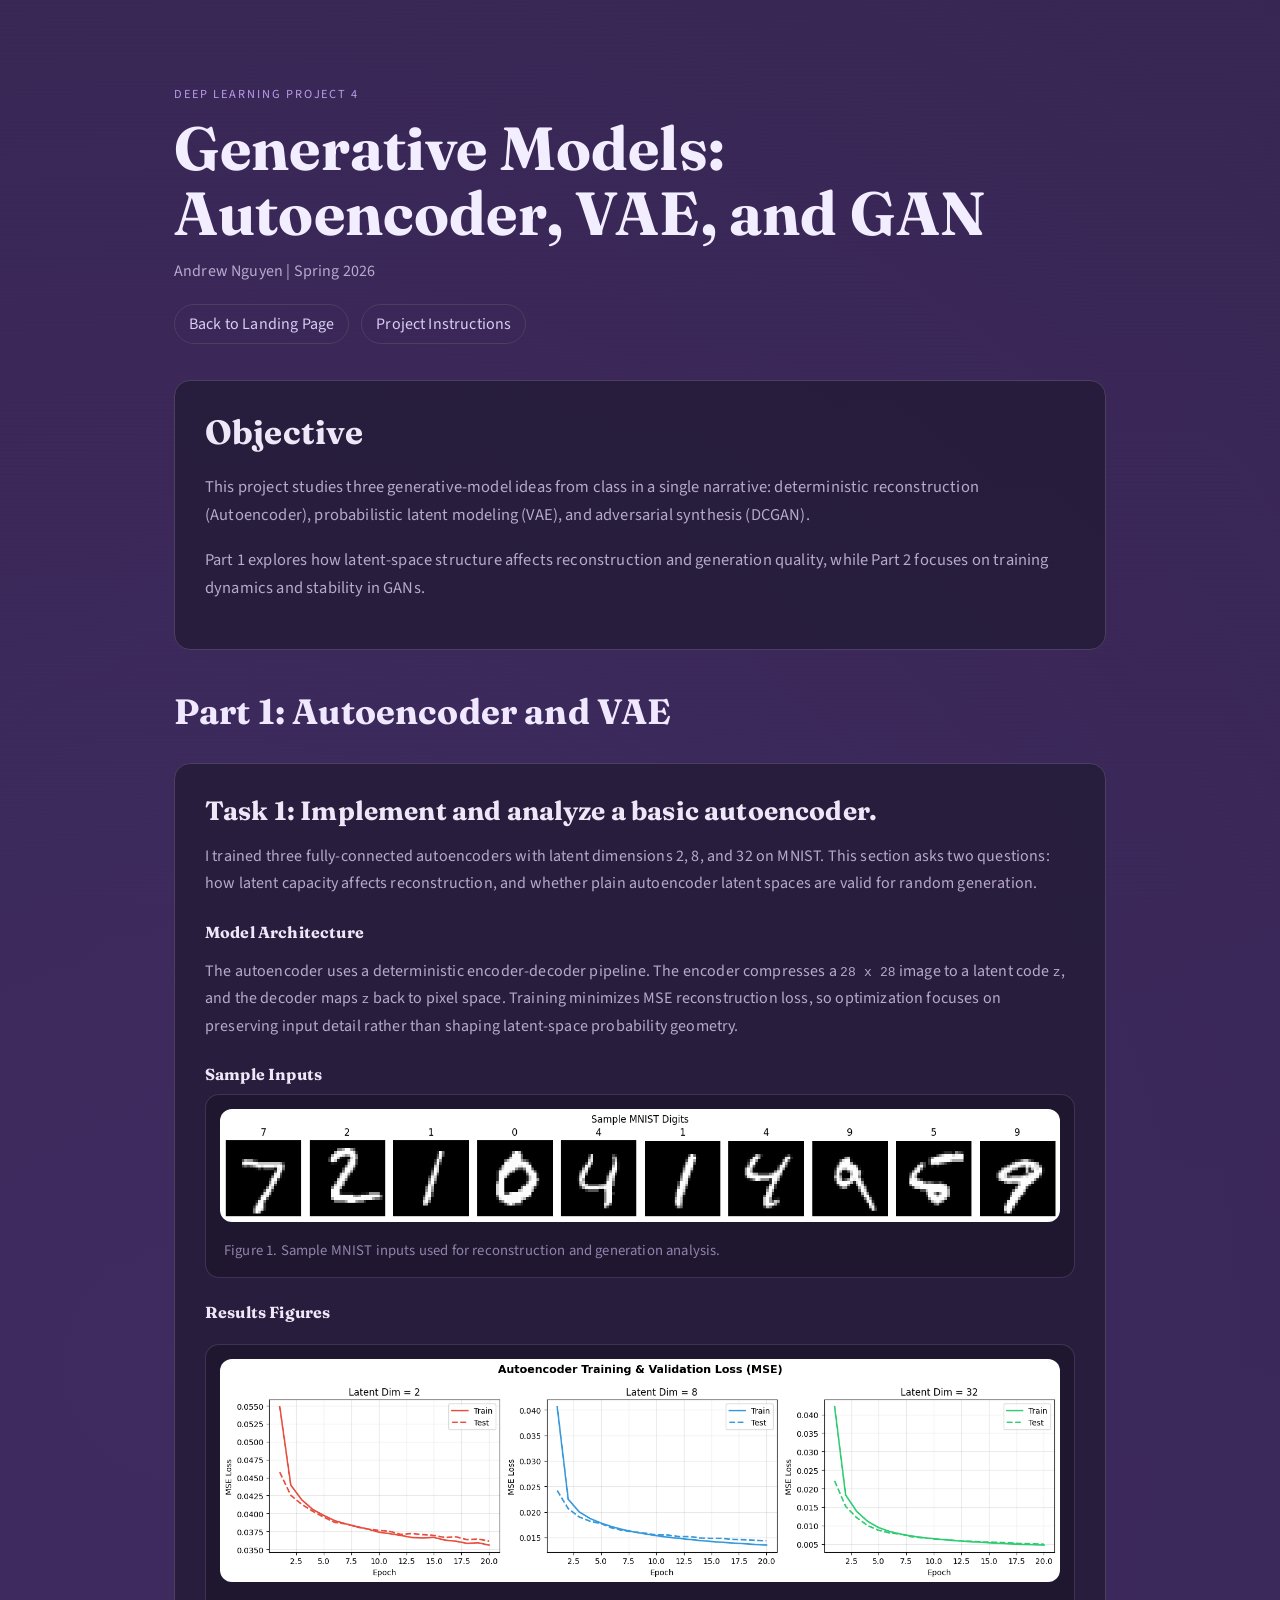
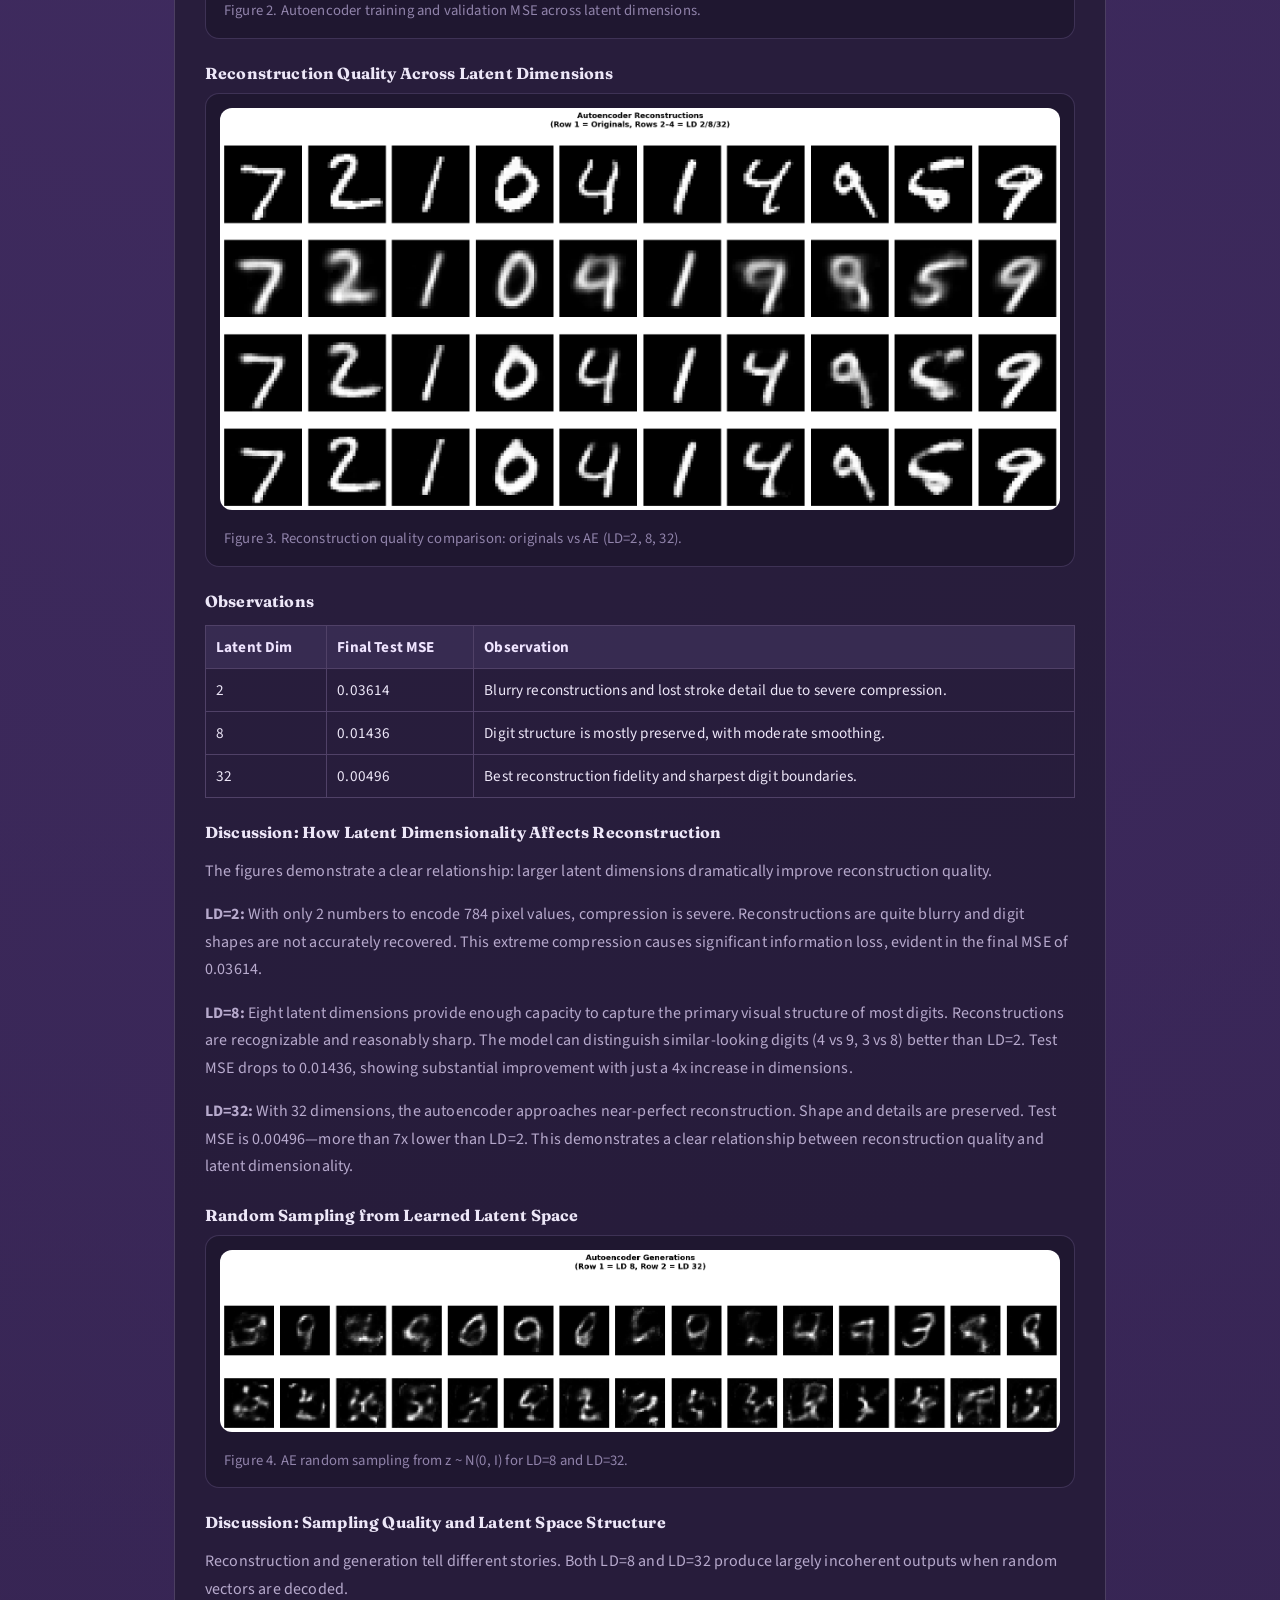
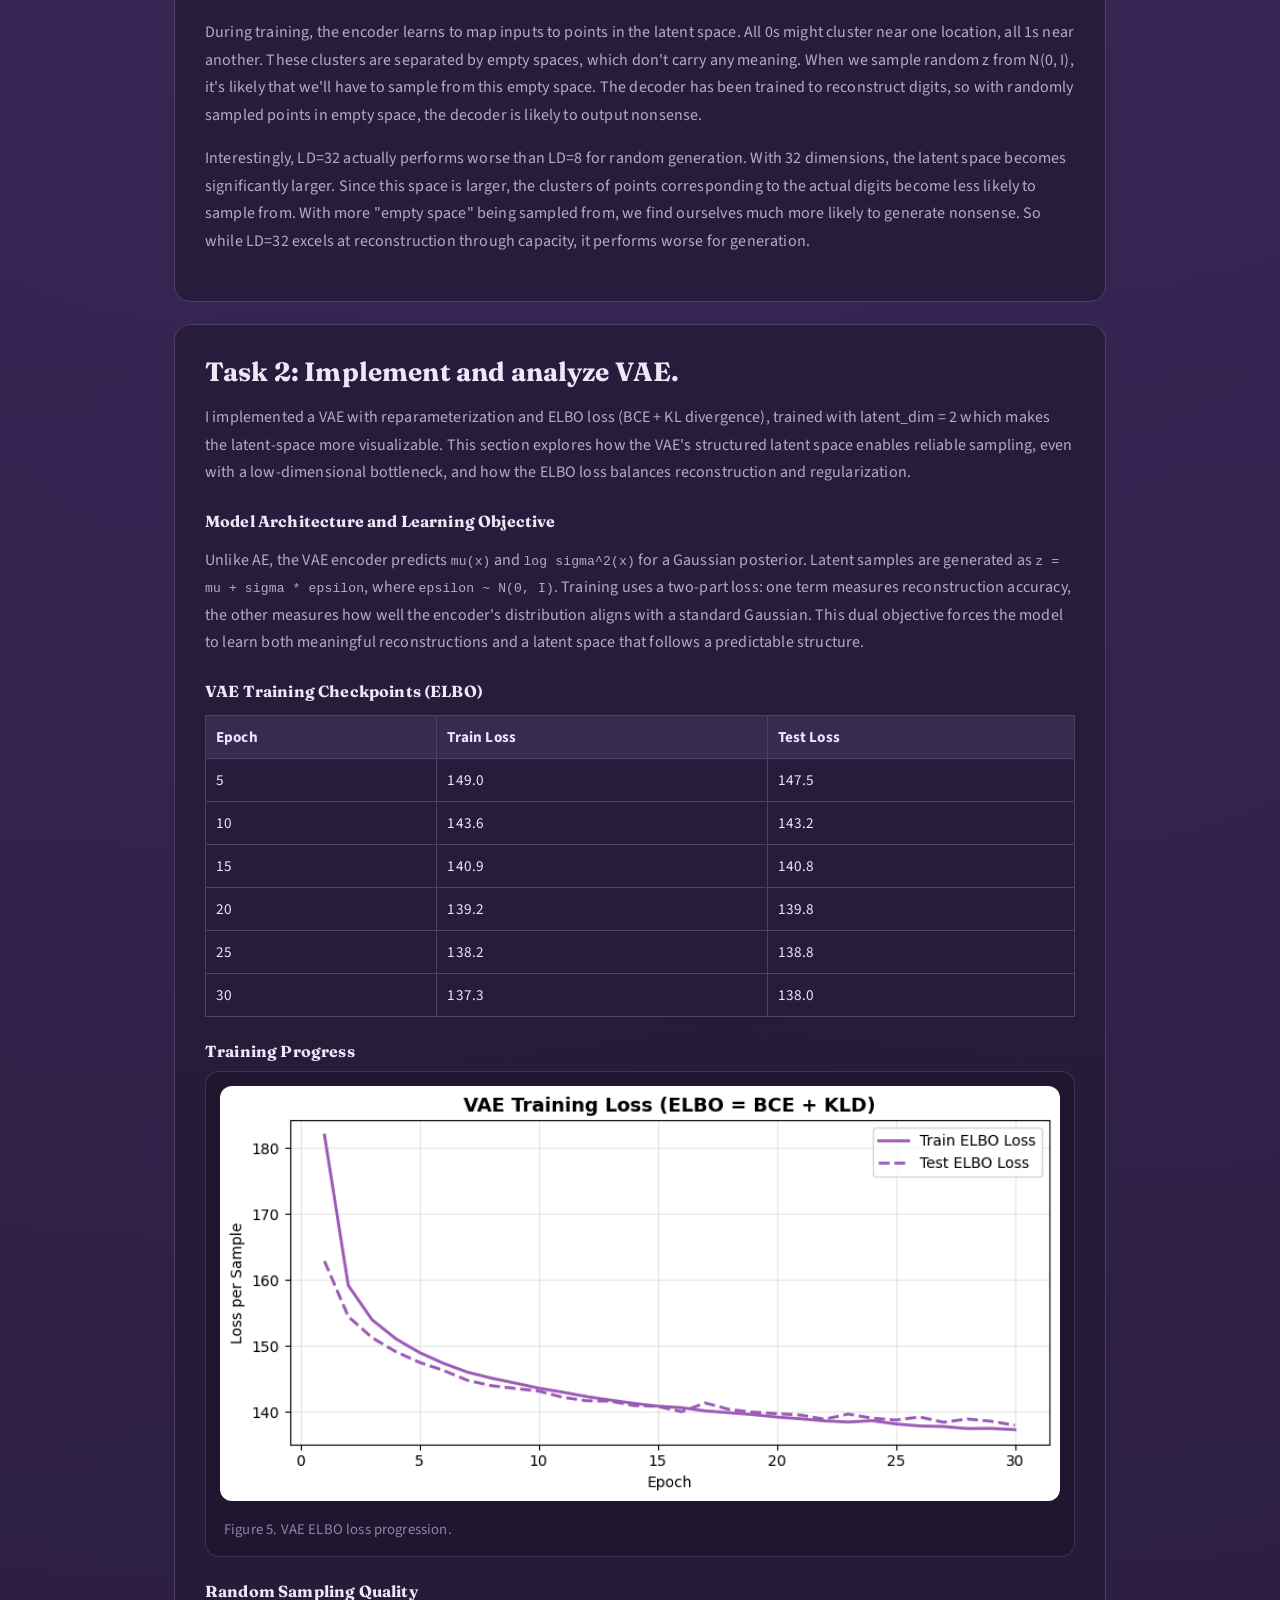
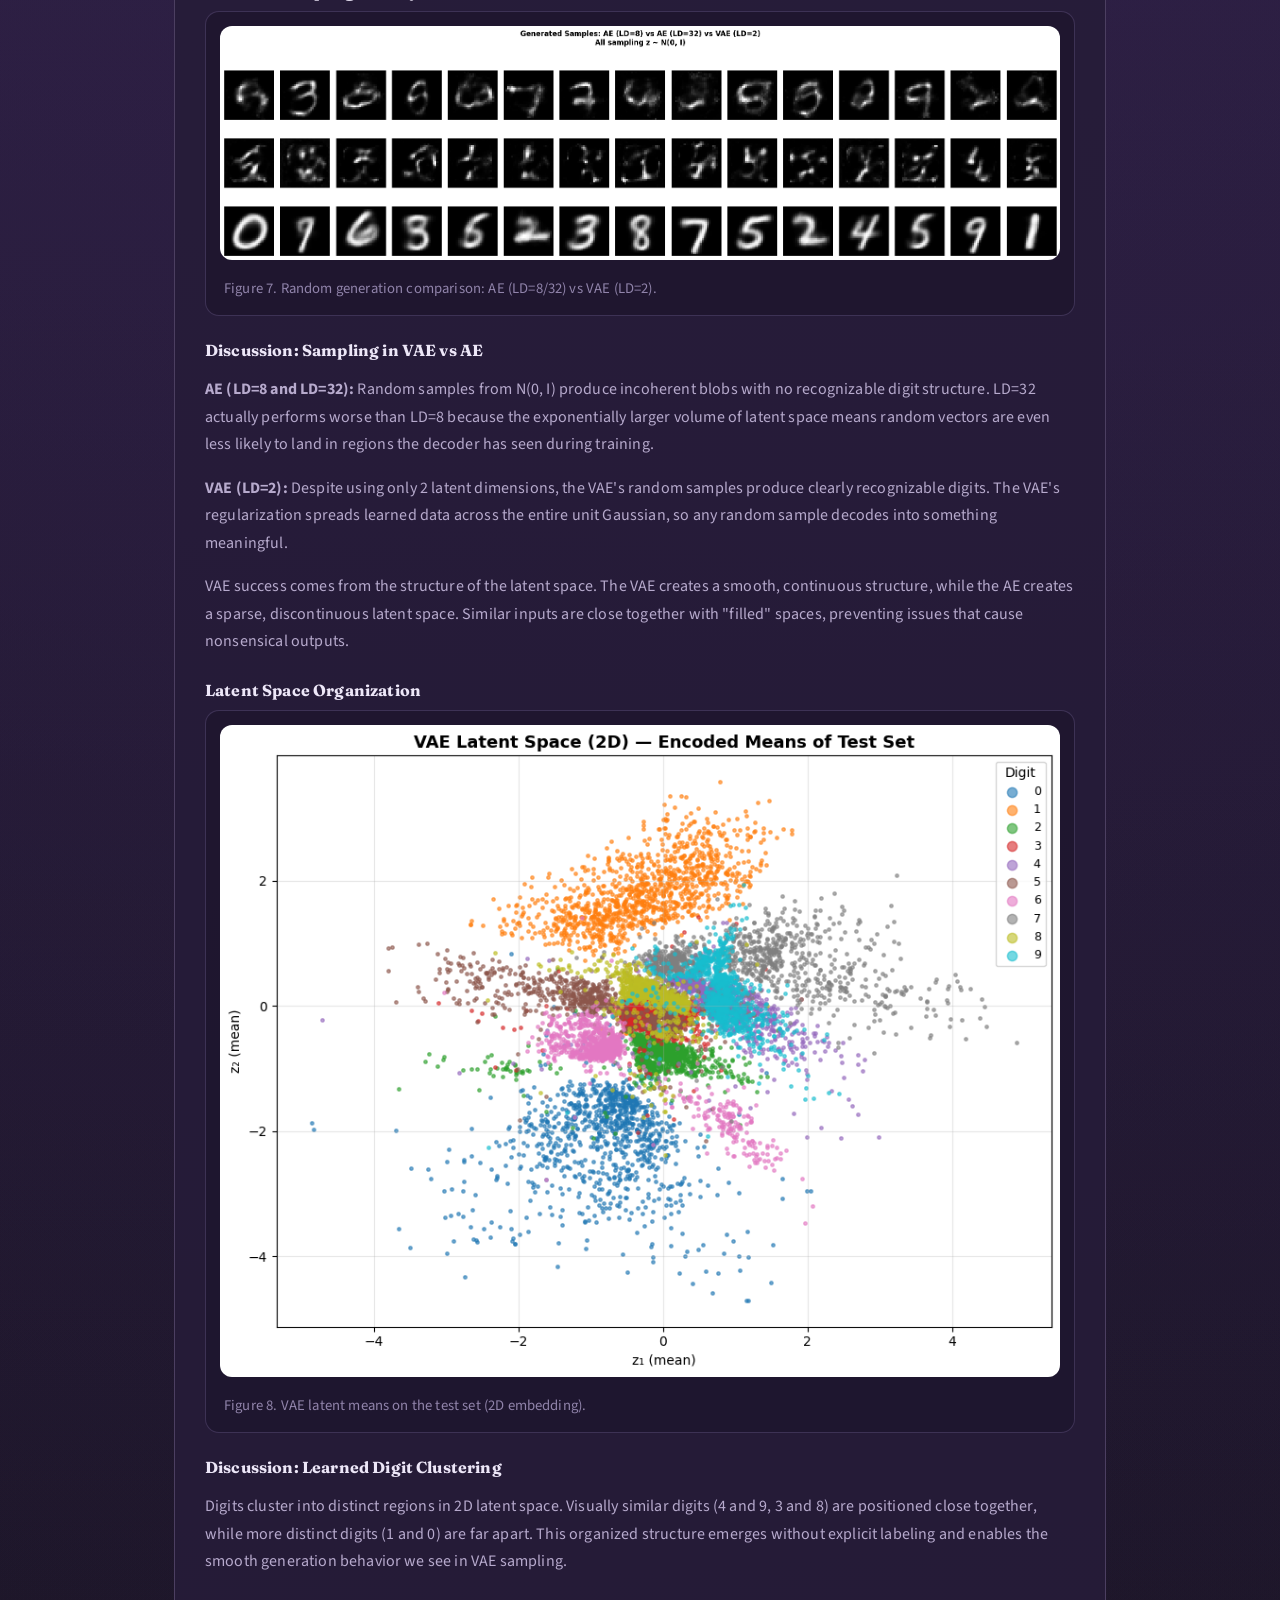
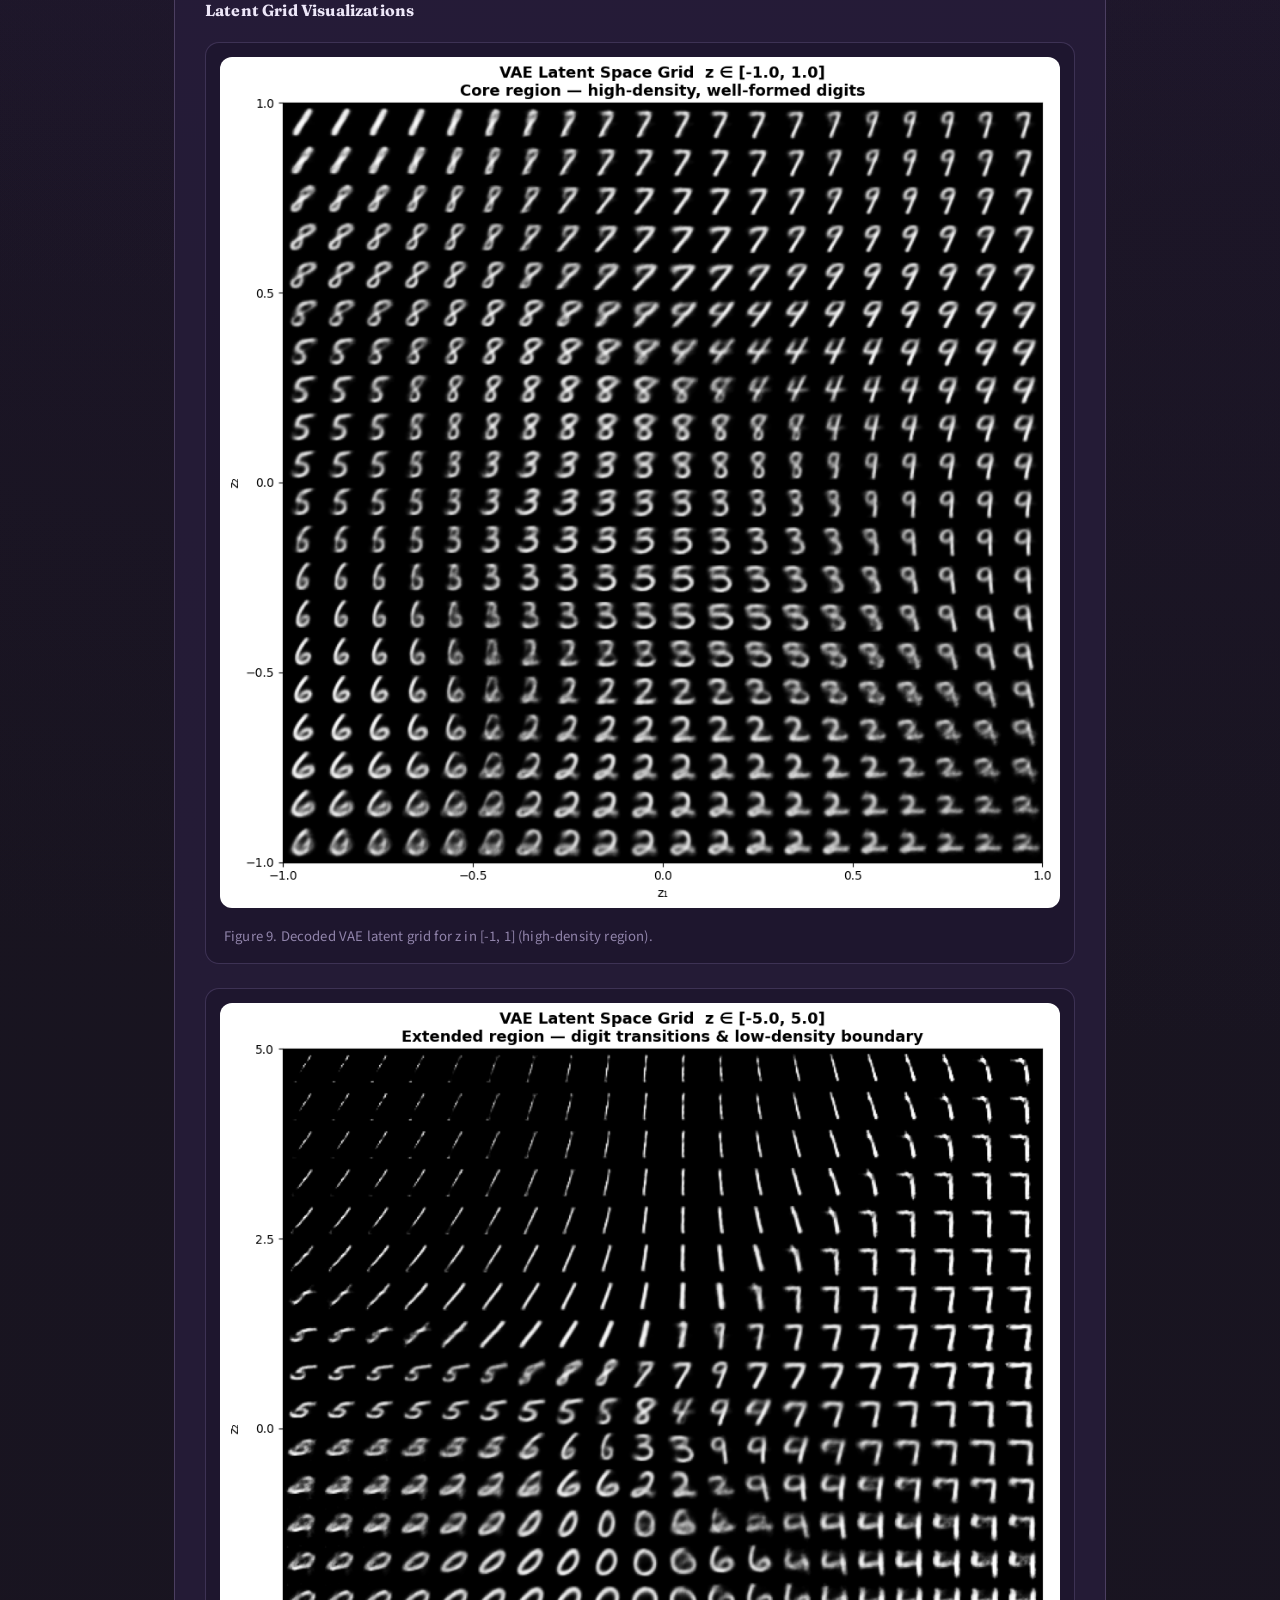
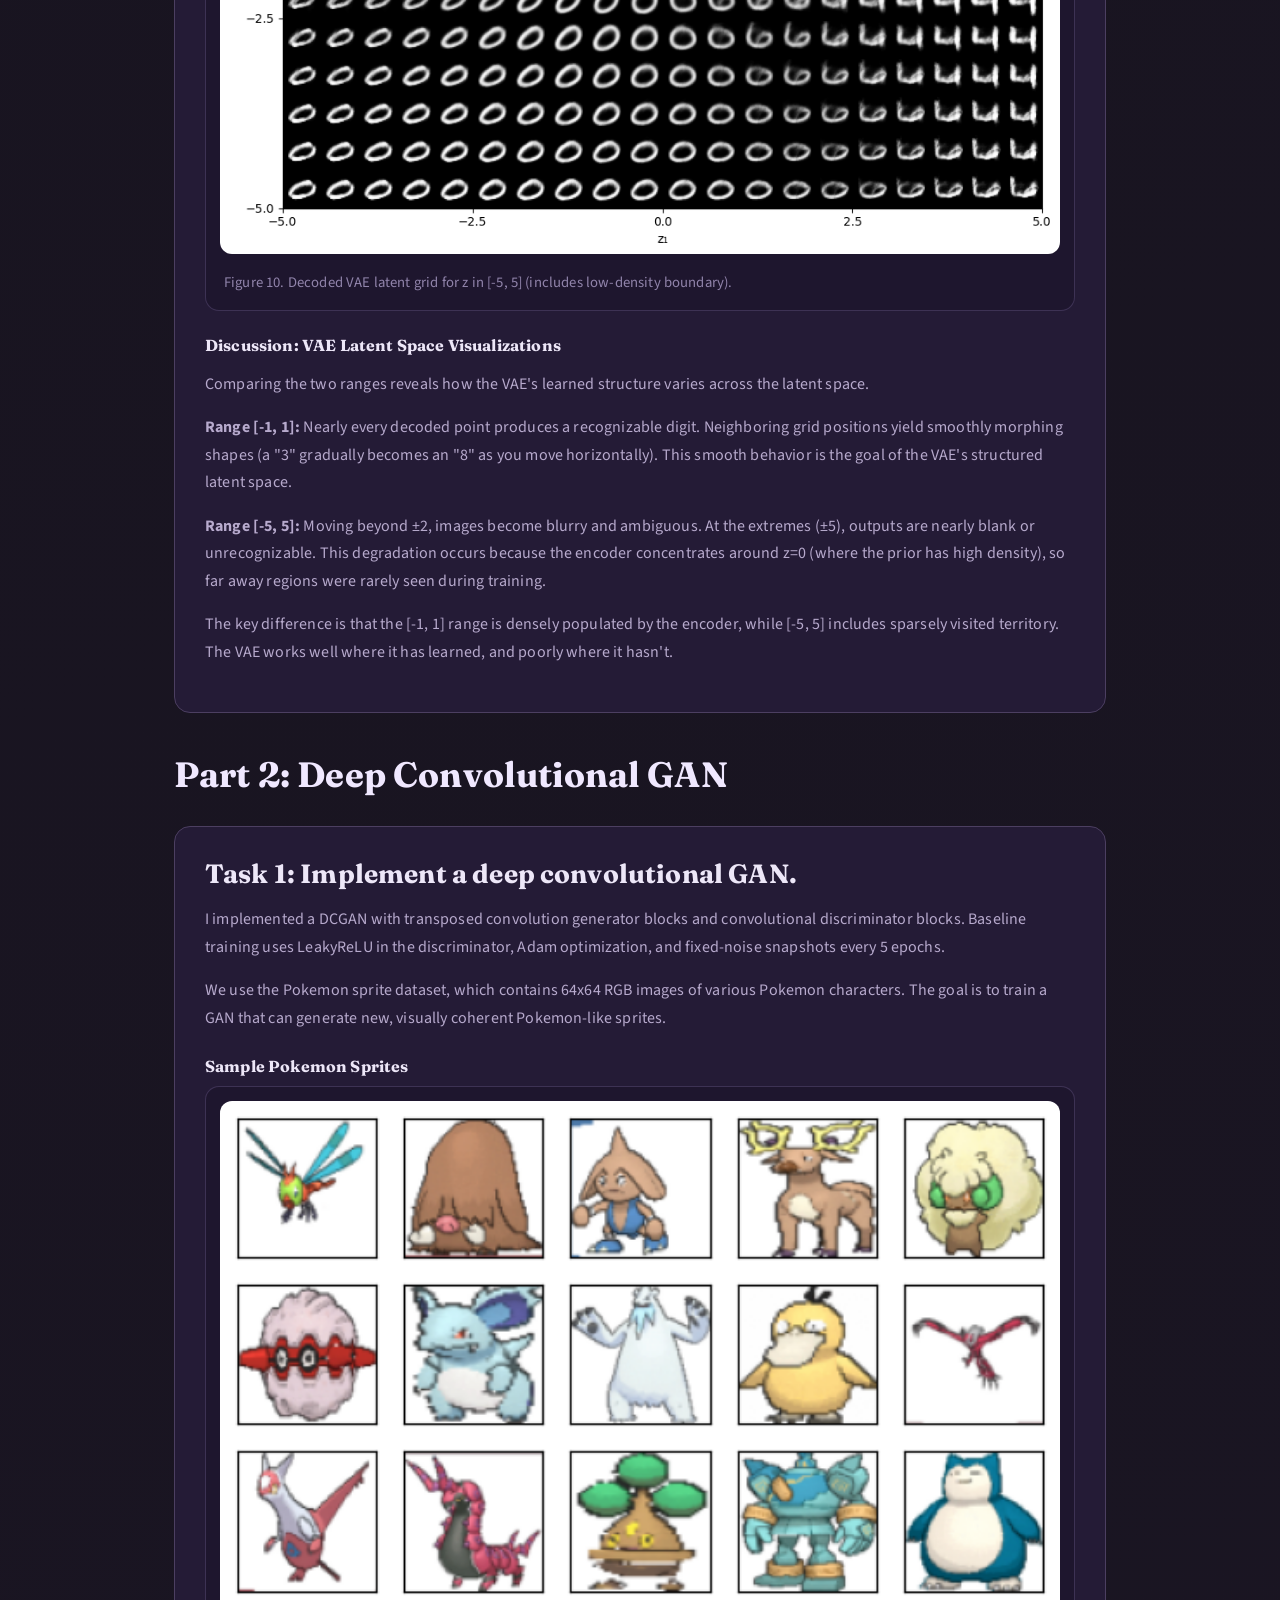
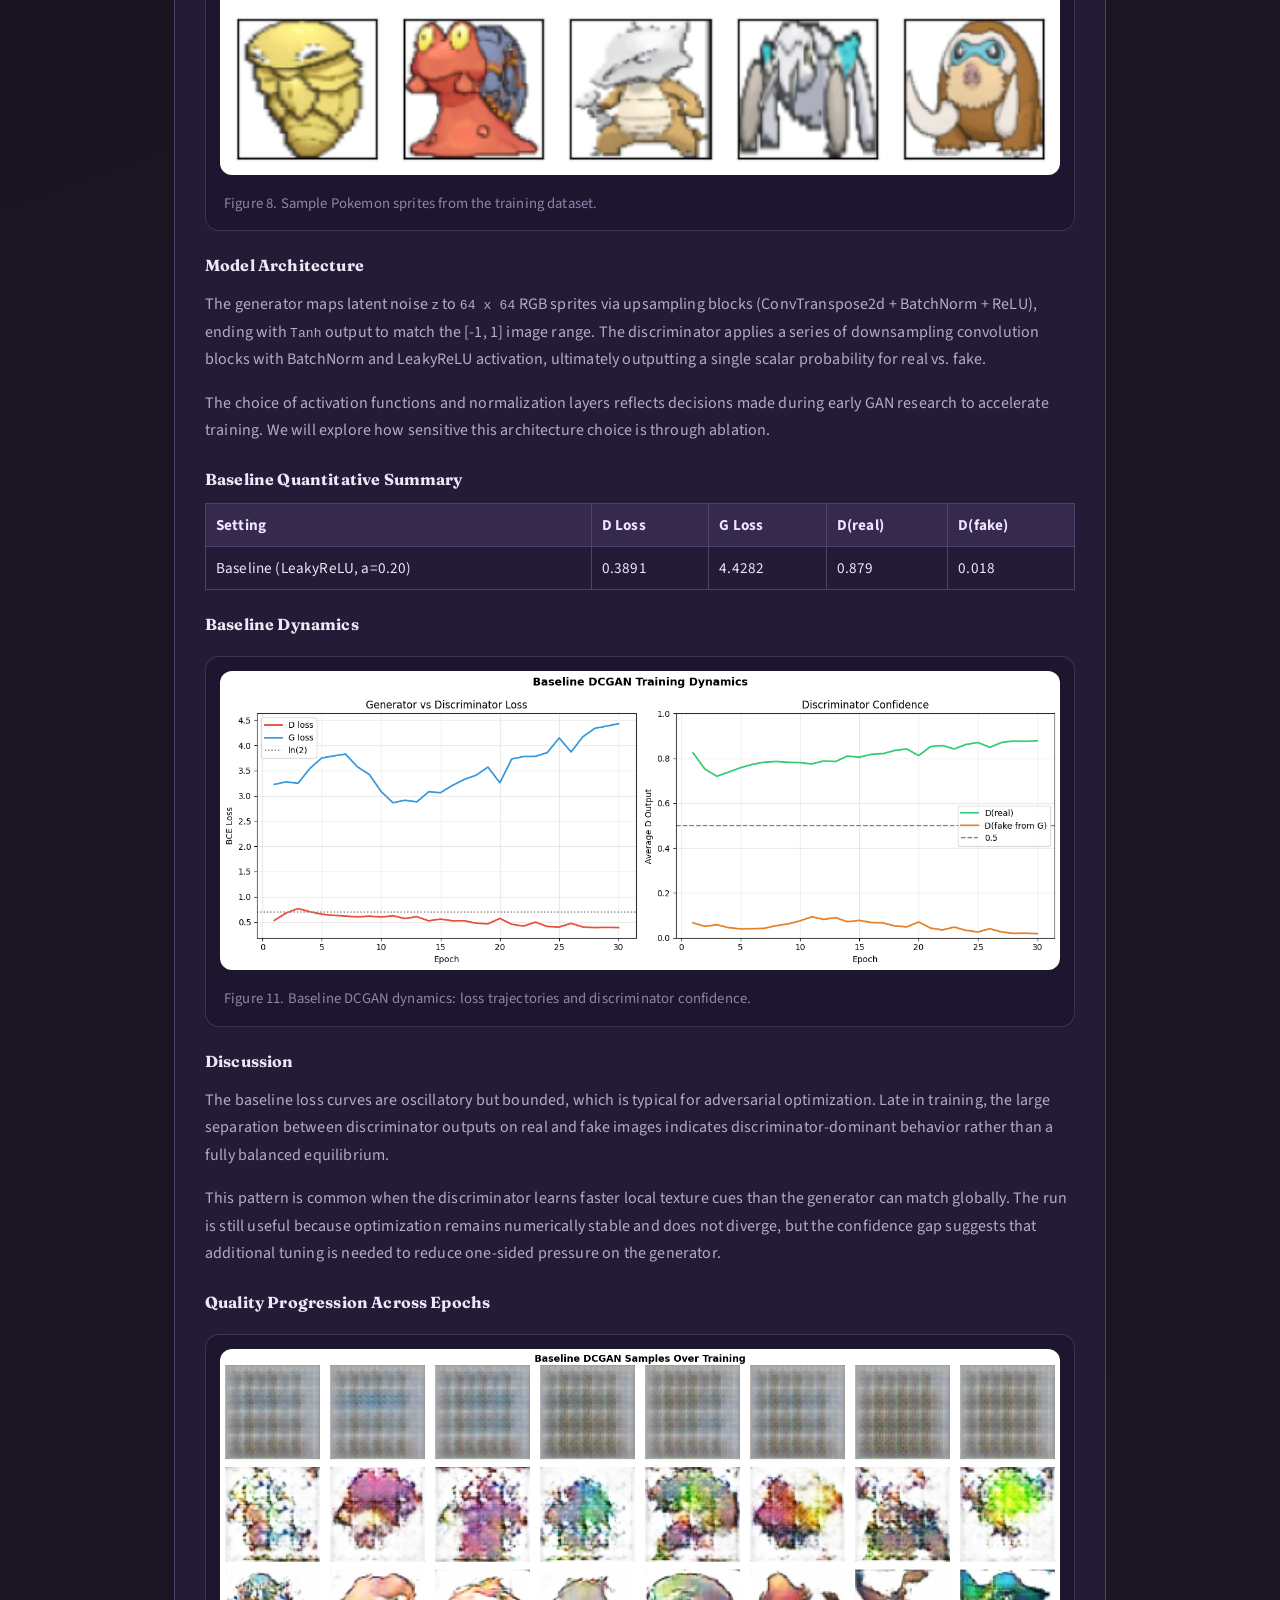
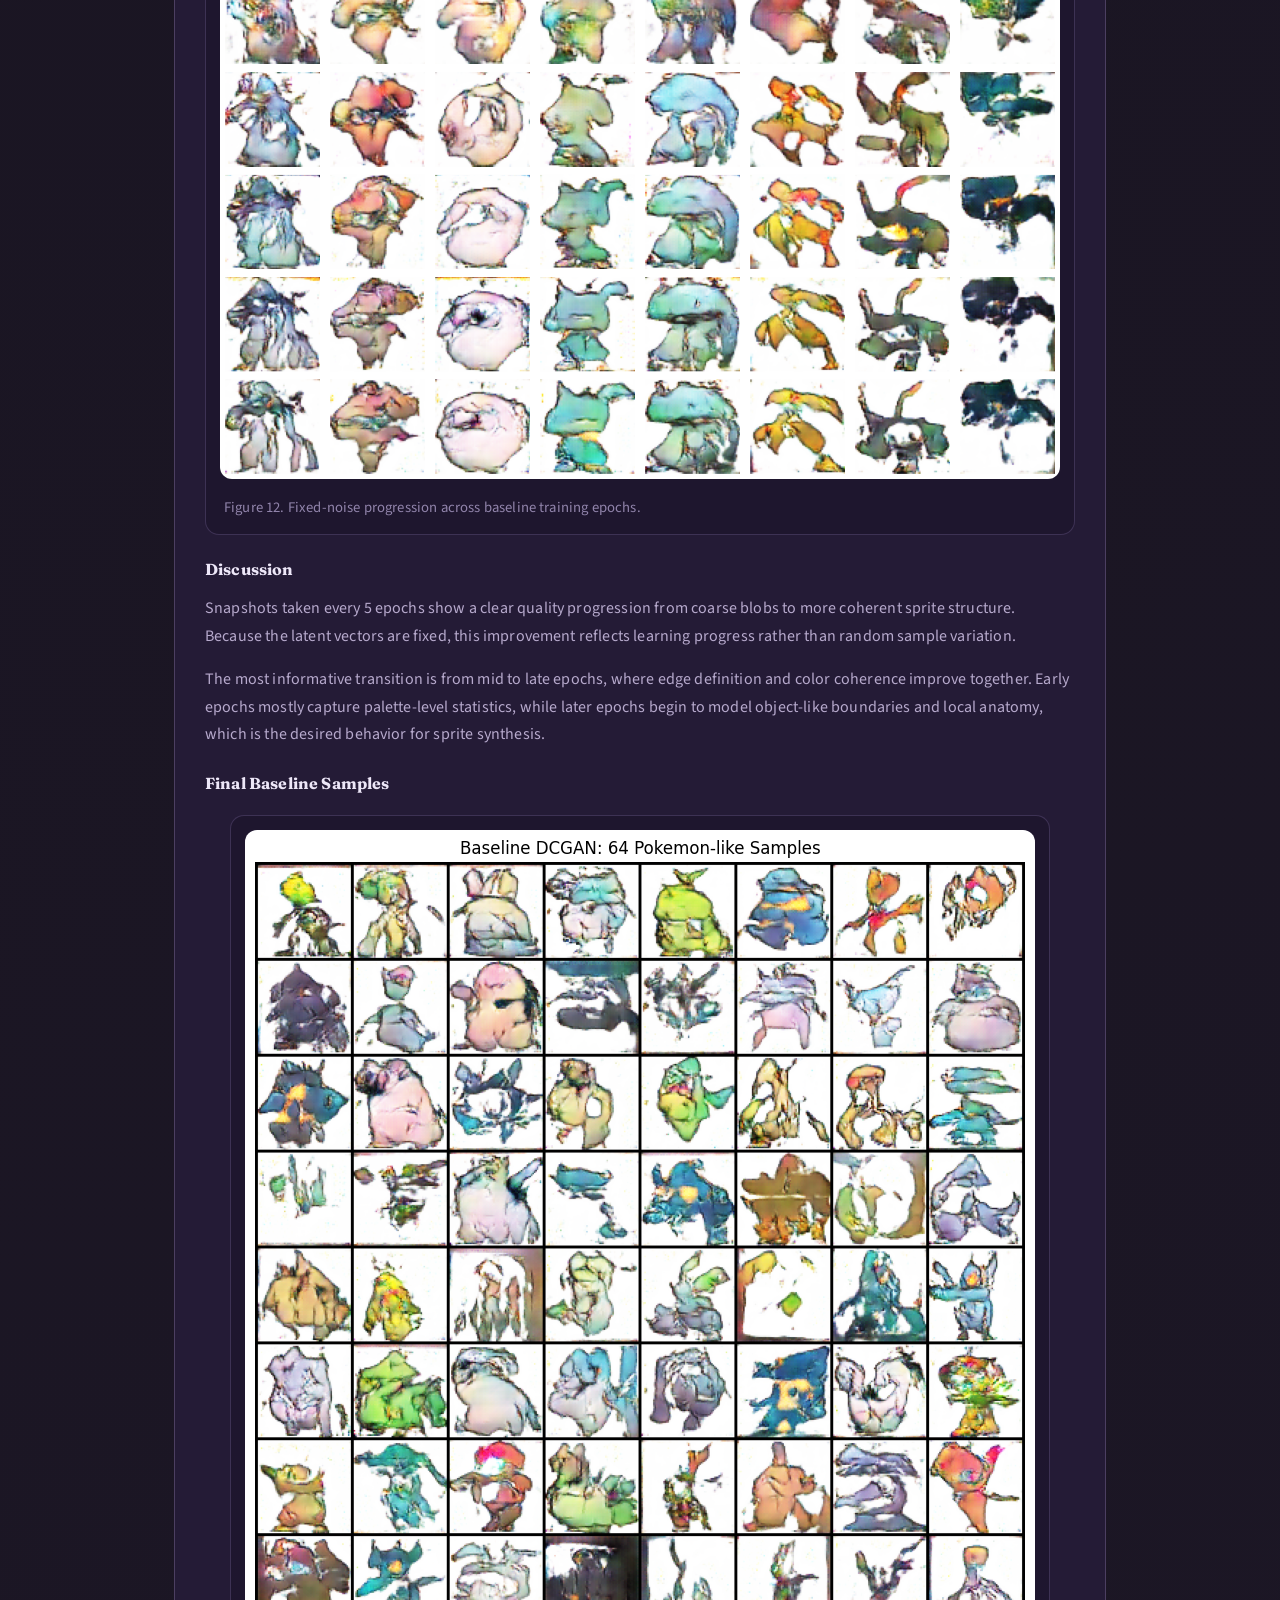
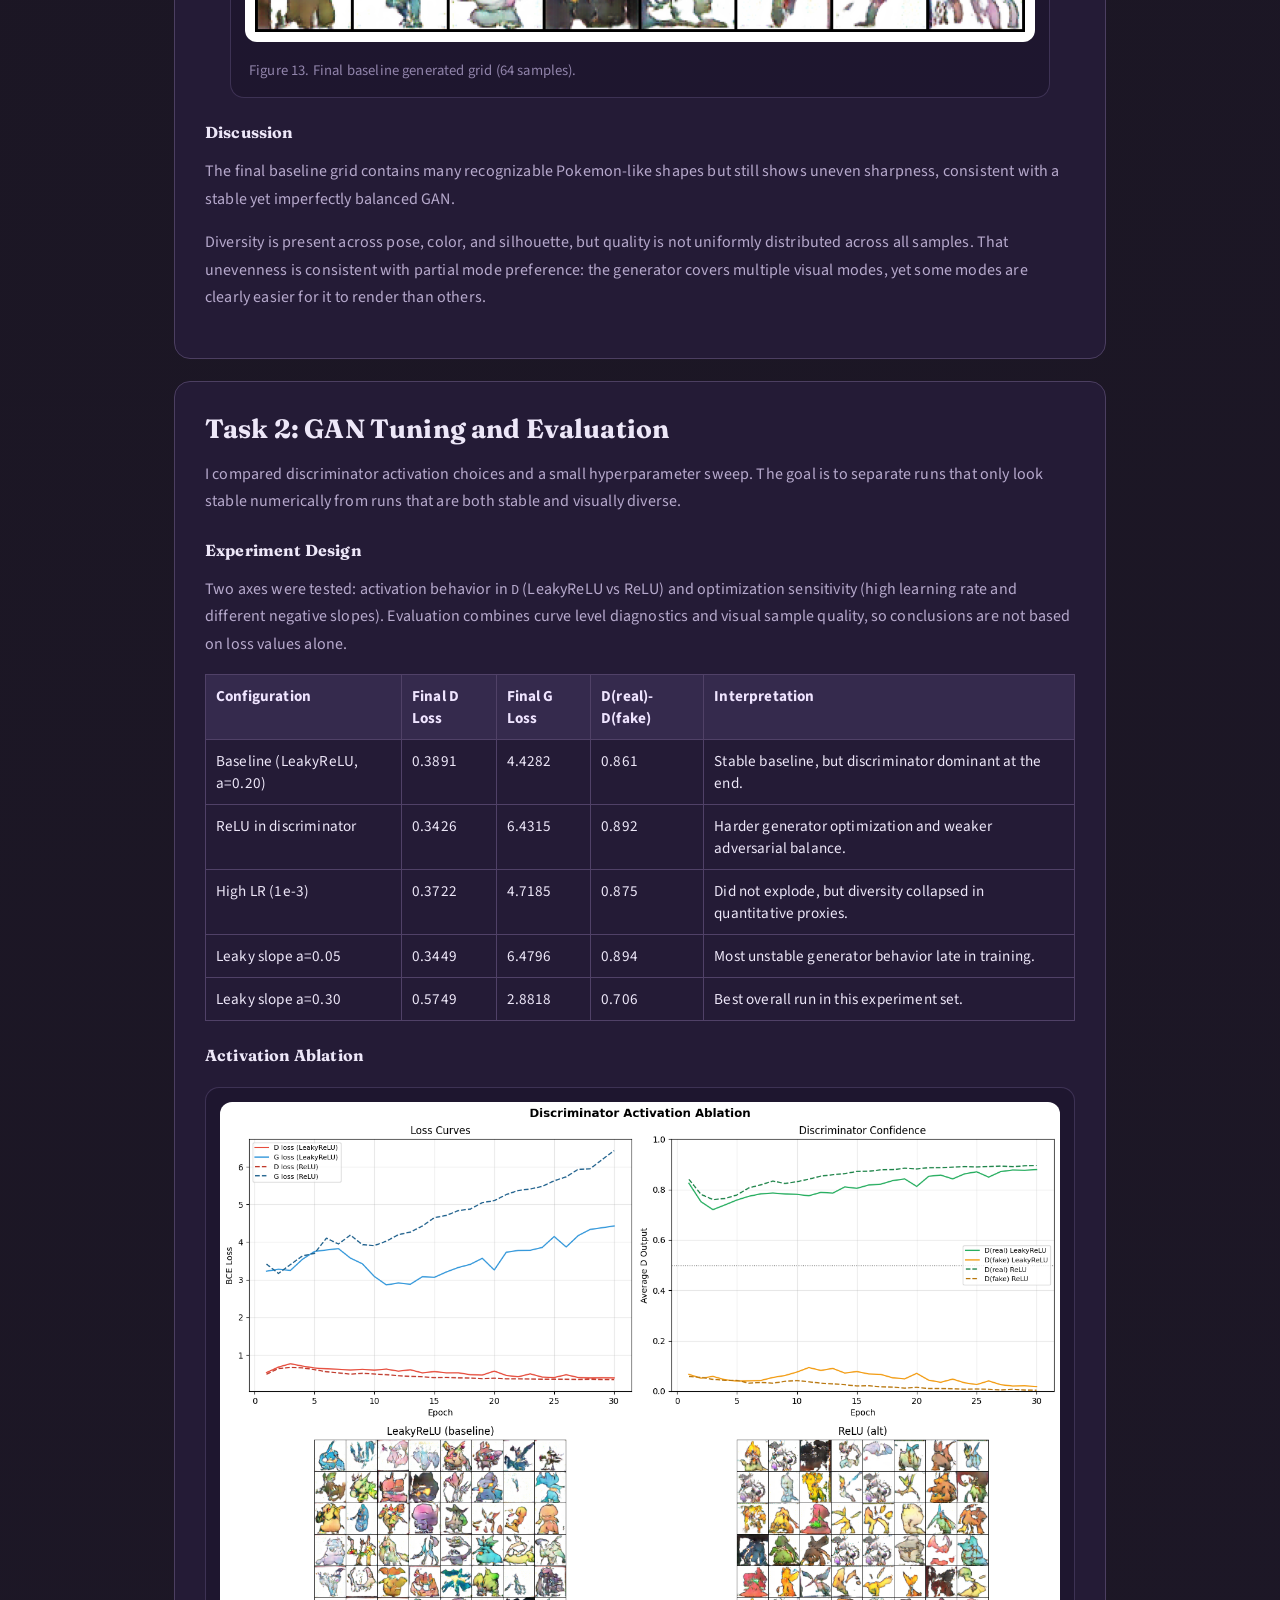
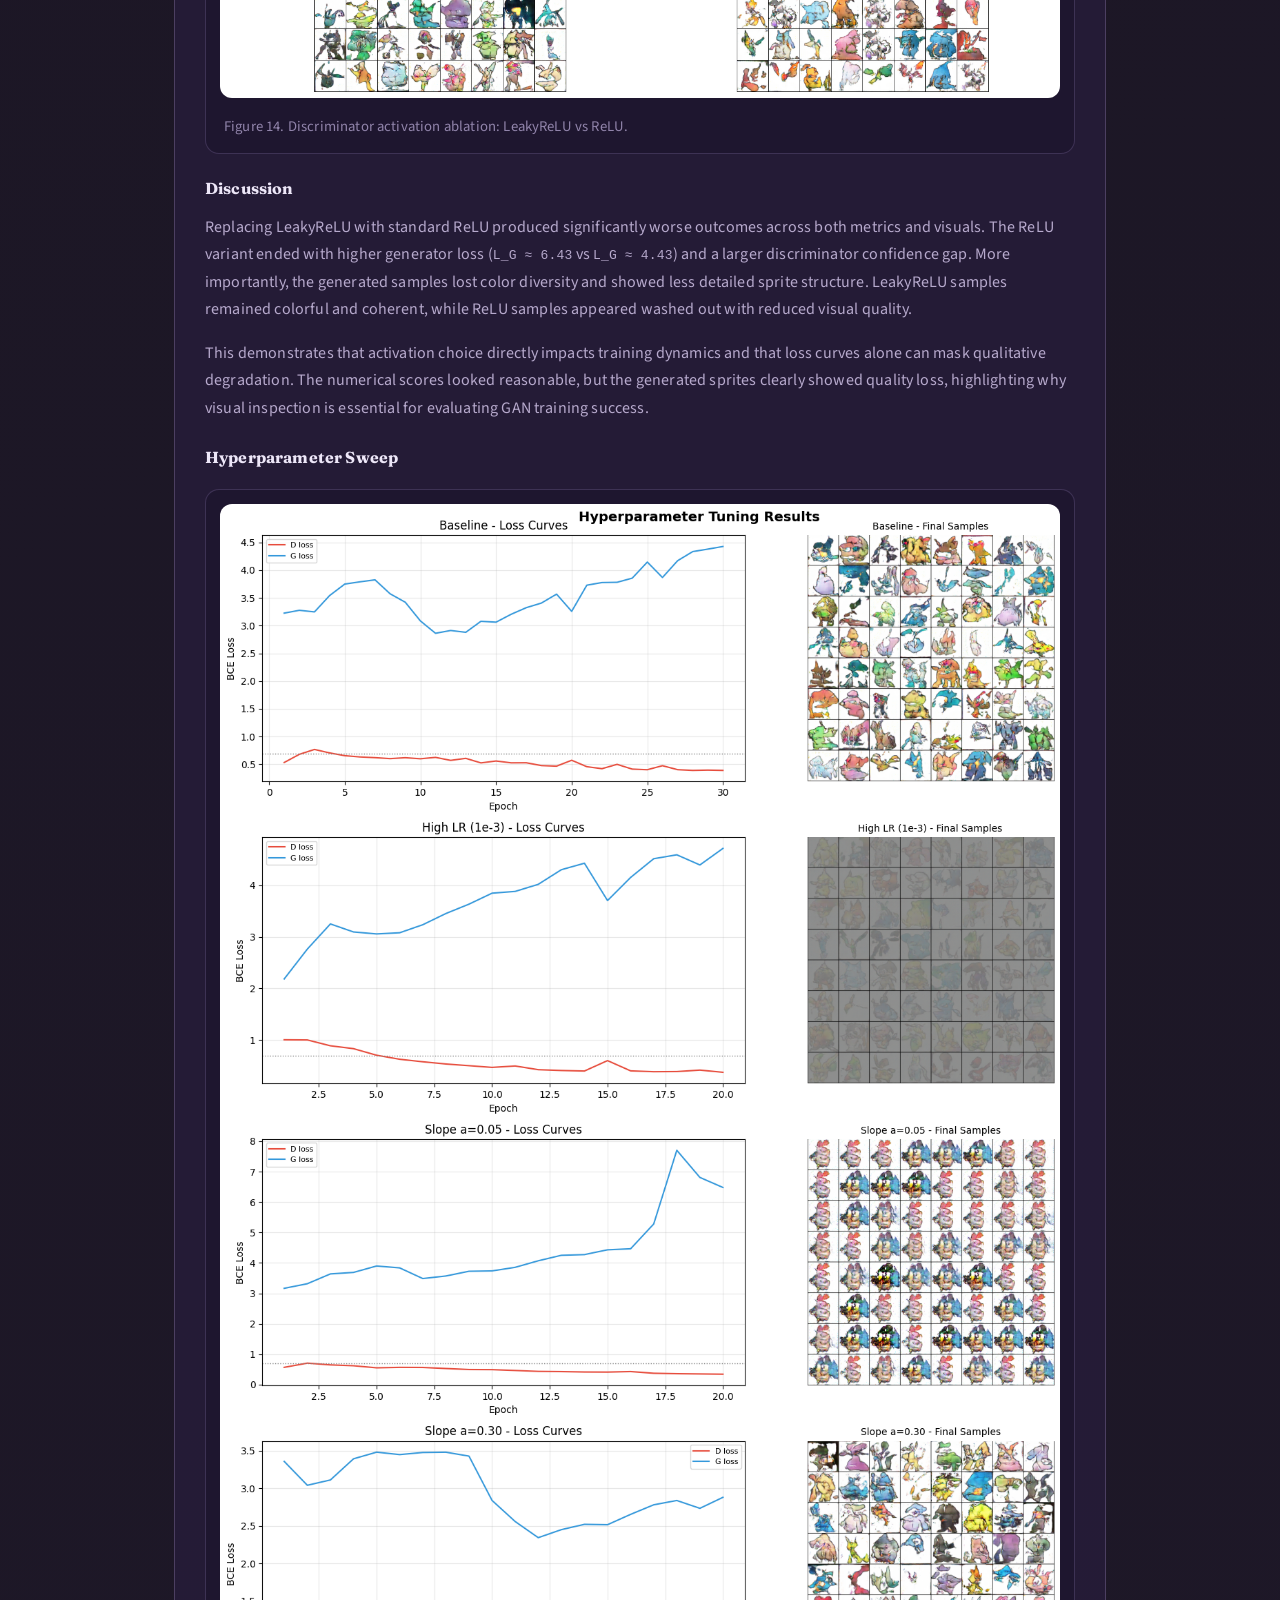
<file: project4/index.html>
<!DOCTYPE html>
<html lang="en">
<head>
<meta charset="UTF-8">
<meta name="viewport" content="width=device-width, initial-scale=1.0">
<title>Project 4 | Generative Models</title>
<link rel="preconnect" href="https://fonts.googleapis.com">
<link rel="preconnect" href="https://fonts.gstatic.com" crossorigin>
<link href="https://fonts.googleapis.com/css2?family=Fraunces:opsz,wght@9..144,500;9..144,700&family=Source+Sans+3:wght@400;500;600&display=swap" rel="stylesheet">
<link rel="stylesheet" href="project4.css">
</head>
<body>

<header class="hero">
    <p class="eyebrow">Deep Learning Project 4</p>
    <h1>Generative Models: Autoencoder, VAE, and GAN</h1>
    <p class="subtitle">Andrew Nguyen | Spring 2026</p>
    <div class="hero-links">
        <a href="../index.html">Back to Landing Page</a>
        <a href="../../project4/instructions.md" target="_blank" rel="noopener noreferrer">Project Instructions</a>
    </div>
</header>

<main class="container">
    <section class="card lead-card">
        <h2>Objective</h2>
        <p>
            This project studies three generative-model ideas from class in a single narrative:
            deterministic reconstruction (Autoencoder), probabilistic latent modeling (VAE),
            and adversarial synthesis (DCGAN).
        </p>

        <p>
            Part 1 explores how latent-space structure affects reconstruction and generation quality,
            while Part 2 focuses on training dynamics and stability in GANs.
        </p>
    </section>

    <section class="section-title">
        <h2>Part 1: Autoencoder and VAE</h2>
    </section>

    <section class="card">
        <h3>Task 1: Implement and analyze a basic autoencoder.</h3>
        <p>
            I trained three fully-connected autoencoders with latent dimensions 2, 8, and 32 on MNIST.
            This section asks two questions: how latent capacity affects reconstruction, and whether
            plain autoencoder latent spaces are valid for random generation.
        </p>

        <h4>Model Architecture</h4>
        <p>
            The autoencoder uses a deterministic encoder-decoder pipeline.
            The encoder compresses a <code>28 x 28</code> image to a latent code <code>z</code>, and the decoder maps
            <code>z</code> back to pixel space. Training minimizes MSE reconstruction loss, so optimization focuses
            on preserving input detail rather than shaping latent-space probability geometry.
        </p>

        <h4>Sample Inputs</h4>
        <figure>
            <img src="images/p1_mnist_samples.png" alt="Sample MNIST digits used in Part 1 experiments">
            <figcaption>Figure 1. Sample MNIST inputs used for reconstruction and generation analysis.</figcaption>
        </figure>


        <h4>Results Figures</h4>
        <div class="figure-grid">
            <figure>
                <img src="images/p1_ae_loss.png" alt="Autoencoder train and validation loss curves for latent dimensions 2, 8, and 32">
                <figcaption>Figure 2. Autoencoder training and validation MSE across latent dimensions.</figcaption>
            </figure>
        </div>

        <h4>Reconstruction Quality Across Latent Dimensions</h4>
        <figure>
            <img src="images/p1_ae_recon.png" alt="Autoencoder reconstructions comparing original digits and latent dimensions 2, 8, and 32">
            <figcaption>Figure 3. Reconstruction quality comparison: originals vs AE (LD=2, 8, 32).</figcaption>
        </figure>

        <h4>Observations</h4>
        <table>
            <thead>
                <tr>
                    <th>Latent Dim</th>
                    <th>Final Test MSE</th>
                    <th>Observation</th>
                </tr>
            </thead>
            <tbody>
                <tr><td>2</td><td>0.03614</td><td>Blurry reconstructions and lost stroke detail due to severe compression.</td></tr>
                <tr><td>8</td><td>0.01436</td><td>Digit structure is mostly preserved, with moderate smoothing.</td></tr>
                <tr><td>32</td><td>0.00496</td><td>Best reconstruction fidelity and sharpest digit boundaries.</td></tr>
            </tbody>
        </table>

        <h4>Discussion: How Latent Dimensionality Affects Reconstruction</h4>
        <p>
            The figures demonstrate a clear relationship: larger latent dimensions dramatically improve reconstruction quality.
        </p>
        <p>
            <strong>LD=2:</strong> With only 2 numbers to encode 784 pixel values, compression is severe. Reconstructions are quite blurry and digit shapes are not accurately recovered. This extreme compression causes significant information loss, evident in the final MSE of 0.03614.
        </p>
        <p>
            <strong>LD=8:</strong> Eight latent dimensions provide enough capacity to capture the primary visual structure of most digits. Reconstructions are recognizable and reasonably sharp. The model can distinguish similar-looking digits (4 vs 9, 3 vs 8) better than LD=2. Test MSE drops to 0.01436, showing substantial improvement with just a 4x increase in dimensions.
        </p>
        <p>
            <strong>LD=32:</strong> With 32 dimensions, the autoencoder approaches near-perfect reconstruction. Shape and details are preserved. Test MSE is 0.00496—more than 7x lower than LD=2. This demonstrates a clear relationship between reconstruction quality and latent dimensionality.
        </p>

        <h4>Random Sampling from Learned Latent Space</h4>
        <figure>
            <img src="images/p1_ae_sampling.png" alt="Random generations from autoencoder latent spaces with dimensions 8 and 32">
            <figcaption>Figure 4. AE random sampling from z ~ N(0, I) for LD=8 and LD=32.</figcaption>
        </figure>

        <h4>Discussion: Sampling Quality and Latent Space Structure</h4>
        <p>
            Reconstruction and generation tell different stories. Both LD=8 and LD=32 produce largely incoherent outputs when random vectors are decoded.
        </p>
        <p>
            During training, the encoder learns to map inputs to points in the latent space. All 0s might cluster near one location, all 1s near another. These clusters are separated by empty spaces, which don't carry any meaning. When we sample random z from N(0, I), it's likely that we'll have to sample from this empty space. The decoder has been trained to reconstruct digits, so with randomly sampled points in empty space, the decoder is likely to output nonsense.
        </p>
        <p>
            Interestingly, LD=32 actually performs worse than LD=8 for random generation. With 32 dimensions, the latent space becomes significantly larger. Since this space is larger, the clusters of points corresponding to the actual digits become less likely to sample from. With more "empty space" being sampled from, we find ourselves much more likely to generate nonsense. So while LD=32 excels at reconstruction through capacity, it performs worse for generation.
        </p>
    </section>

    <section class="card">
        <h3>Task 2:  Implement and analyze VAE.</h3>
        <p>
            I implemented a VAE with reparameterization and ELBO loss (BCE + KL divergence),
            trained with latent_dim = 2 which makes the latent-space more visualizable. This section explores how the VAE's structured latent space enables reliable sampling, even with a low-dimensional bottleneck, and how the ELBO loss balances reconstruction and regularization.
        </p>

        <h4>Model Architecture and Learning Objective</h4>
        <p>
            Unlike AE, the VAE encoder predicts <code>mu(x)</code> and <code>log sigma^2(x)</code> for a Gaussian posterior.
            Latent samples are generated as <code>z = mu + sigma * epsilon</code>, where <code>epsilon ~ N(0, I)</code>.
            Training uses a two-part loss: one term measures reconstruction accuracy, the other measures how well the encoder's distribution
            aligns with a standard Gaussian. This dual objective forces the model to learn both meaningful reconstructions and
            a latent space that follows a predictable structure.
        </p>

        <h4>VAE Training Checkpoints (ELBO)</h4>
        <table>
            <thead>
                <tr>
                    <th>Epoch</th>
                    <th>Train Loss</th>
                    <th>Test Loss</th>
                </tr>
            </thead>
            <tbody>
                <tr><td>5</td><td>149.0</td><td>147.5</td></tr>
                <tr><td>10</td><td>143.6</td><td>143.2</td></tr>
                <tr><td>15</td><td>140.9</td><td>140.8</td></tr>
                <tr><td>20</td><td>139.2</td><td>139.8</td></tr>
                <tr><td>25</td><td>138.2</td><td>138.8</td></tr>
                <tr><td>30</td><td>137.3</td><td>138.0</td></tr>
            </tbody>
        </table>

        <h4>Training Progress</h4>
        <figure>
            <img src="images/p1_vae_loss.png" alt="VAE ELBO training and test loss curves over 30 epochs">
            <figcaption>Figure 5. VAE ELBO loss progression.</figcaption>
        </figure>


        <h4>Random Sampling Quality</h4>
        <figure>
            <img src="images/p1_sample_compare.png" alt="Random sample comparison between AE latent dimensions 8 and 32 and VAE latent dimension 2">
            <figcaption>Figure 7. Random generation comparison: AE (LD=8/32) vs VAE (LD=2).</figcaption>
        </figure>

        <h4>Discussion: Sampling in VAE vs AE</h4>
        <p>
            <strong>AE (LD=8 and LD=32):</strong> Random samples from N(0, I) produce incoherent blobs with no recognizable digit structure. LD=32 actually performs worse than LD=8 because the exponentially larger volume of latent space means random vectors are even less likely to land in regions the decoder has seen during training.
        </p>
        <p>
            <strong>VAE (LD=2):</strong> Despite using only 2 latent dimensions, the VAE's random samples produce clearly recognizable digits. The VAE's regularization spreads learned data across the entire unit Gaussian, so any random sample decodes into something meaningful.
        </p>
        <p>
            VAE success comes from the structure of the latent space. The VAE creates a smooth, continuous structure, while the AE creates a sparse, discontinuous latent space. Similar inputs are close together with "filled" spaces, preventing issues that cause nonsensical outputs.
        </p>

        <h4>Latent Space Organization</h4>
        <figure>
            <img src="images/p1_latent_scatter.png" alt="Two-dimensional VAE latent scatter plot with digit classes">
            <figcaption>Figure 8. VAE latent means on the test set (2D embedding).</figcaption>
        </figure>

        <h4>Discussion: Learned Digit Clustering</h4>
        <p>
            Digits cluster into distinct regions in 2D latent space. Visually similar digits (4 and 9, 3 and 8) are positioned close together, while more distinct digits (1 and 0) are far apart. This organized structure emerges without explicit labeling and enables the smooth generation behavior we see in VAE sampling.
        </p>

        <h4>Latent Grid Visualizations</h4>
        <div class="figure-grid two-col">
            <figure>
                <img src="images/p1_latent_grid_small.png" alt="VAE latent grid decoded over range minus 1 to 1">
                <figcaption>Figure 9. Decoded VAE latent grid for z in [-1, 1] (high-density region).</figcaption>
            </figure>
            <figure>
                <img src="images/p1_latent_grid_large.png" alt="VAE latent grid decoded over range minus 5 to 5">
                <figcaption>Figure 10. Decoded VAE latent grid for z in [-5, 5] (includes low-density boundary).</figcaption>
            </figure>
        </div>

        <h4>Discussion: VAE Latent Space Visualizations</h4>
        <p>
            Comparing the two ranges reveals how the VAE's learned structure varies across the latent space.
        </p>
        <p>
            <strong>Range [-1, 1]:</strong> Nearly every decoded point produces a recognizable digit. Neighboring grid positions yield smoothly morphing shapes (a "3" gradually becomes an "8" as you move horizontally). This smooth behavior is the goal of the VAE's structured latent space.
        </p>
        <p>
            <strong>Range [-5, 5]:</strong> Moving beyond ±2, images become blurry and ambiguous. At the extremes (±5), outputs are nearly blank or unrecognizable. This degradation occurs because the encoder concentrates around z=0 (where the prior has high density), so far away regions were rarely seen during training.
        </p>
        <p>
            The key difference is that the [-1, 1] range is densely populated by the encoder, while [-5, 5] includes sparsely visited territory. The VAE works well where it has learned, and poorly where it hasn't.
        </p>
    </section>

    <section class="section-title">
        <h2>Part 2: Deep Convolutional GAN</h2>
    </section>

    <section class="card">
        <h3>Task 1: Implement a deep convolutional GAN.</h3>
        <p>
            I implemented a DCGAN with transposed convolution generator blocks and convolutional discriminator blocks.
            Baseline training uses LeakyReLU in the discriminator, Adam optimization, and fixed-noise snapshots every 5 epochs.
        </p>

        <p>
            We use the Pokemon sprite dataset, which contains 64x64 RGB images of various Pokemon characters. The goal is to train a GAN that can generate new, visually coherent Pokemon-like sprites. 
        </p>

        <h4>Sample Pokemon Sprites</h4>
        <figure>
            <img src="images/p2_pokemon_samples.png" alt="Sample Pokemon sprite images from the dataset">
            <figcaption>Figure 8. Sample Pokemon sprites from the training dataset.</figcaption>
        </figure>

        <h4>Model Architecture</h4>
        <p>
            The generator maps latent noise <code>z</code> to <code>64 x 64</code> RGB sprites via
            upsampling blocks (ConvTranspose2d + BatchNorm + ReLU), ending with <code>Tanh</code> output to match the [-1, 1] image range.
            The discriminator applies a series of downsampling convolution blocks with BatchNorm and LeakyReLU activation,
            ultimately outputting a single scalar probability for real vs. fake.
        </p>
        <p>
            The choice of activation functions and normalization layers reflects decisions made during early GAN research to accelerate training.
            We will explore how sensitive this architecture choice is through ablation.
        </p>

        <h4>Baseline Quantitative Summary</h4>
        <table>
            <thead>
                <tr>
                    <th>Setting</th>
                    <th>D Loss</th>
                    <th>G Loss</th>
                    <th>D(real)</th>
                    <th>D(fake)</th>
                </tr>
            </thead>
            <tbody>
                <tr><td>Baseline (LeakyReLU, a=0.20)</td><td>0.3891</td><td>4.4282</td><td>0.879</td><td>0.018</td></tr>
            </tbody>
        </table>

        <h4>Baseline Dynamics</h4>
        <div class="figure-grid two-col">
            <figure>
                <img src="images/p2_baseline_dynamics.png" alt="Baseline DCGAN loss and discriminator confidence curves">
                <figcaption>Figure 11. Baseline DCGAN dynamics: loss trajectories and discriminator confidence.</figcaption>
            </figure>
        </div>
        <h4>Discussion</h4>
        <p>
            The baseline loss curves are oscillatory but bounded, which is typical for adversarial optimization.
            Late in training, the large separation between discriminator outputs on real and fake images indicates
            discriminator-dominant behavior rather than a fully balanced equilibrium.
        </p>
        <p>
            This pattern is common when the discriminator learns faster local texture cues than the generator can match globally.
            The run is still useful because optimization remains numerically stable and does not diverge,
            but the confidence gap suggests that additional tuning is needed to reduce one-sided pressure on the generator.
        </p>

        <h4>Quality Progression Across Epochs</h4>
        <div class="figure-grid two-col">
            <figure>
                <img src="images/p2_baseline_progression.png" alt="Baseline DCGAN fixed-noise snapshots across epochs">
                <figcaption>Figure 12. Fixed-noise progression across baseline training epochs.</figcaption>
            </figure>
        </div>
        <h4>Discussion</h4>
        <p>
            Snapshots taken every 5 epochs show a clear quality progression from coarse blobs to more coherent sprite structure.
            Because the latent vectors are fixed, this improvement reflects learning progress rather than random sample variation.
        </p>
        <p>
            The most informative transition is from mid to late epochs, where edge definition and color coherence improve together.
            Early epochs mostly capture palette-level statistics, while later epochs begin to model object-like boundaries and local anatomy,
            which is the desired behavior for sprite synthesis.
        </p>

        <h4>Final Baseline Samples</h4>
        <div class="figure-grid two-col">
            <figure>
                <img src="images/p2_baseline_grid.png" alt="Final baseline DCGAN generated sample grid">
                <figcaption>Figure 13. Final baseline generated grid (64 samples).</figcaption>
            </figure>
        </div>
        <h4>Discussion</h4>
        <p>
            The final baseline grid contains many recognizable Pokemon-like shapes but still shows uneven sharpness,
            consistent with a stable yet imperfectly balanced GAN.
        </p>
        <p>
            Diversity is present across pose, color, and silhouette, but quality is not uniformly distributed across all samples.
            That unevenness is consistent with partial mode preference: the generator covers multiple visual modes,
            yet some modes are clearly easier for it to render than others.
        </p>
    </section>

    <section class="card">
        <h3>Task 2: GAN Tuning and Evaluation</h3>
        <p>
            I compared discriminator activation choices and a small hyperparameter sweep.
            The goal is to separate runs that only look stable numerically from runs that are both stable and visually diverse.
        </p>

        <h4>Experiment Design</h4>
        <p>
            Two axes were tested: activation behavior in <code>D</code> (LeakyReLU vs ReLU) and optimization sensitivity
            (high learning rate and different negative slopes). Evaluation combines curve level diagnostics and visual sample quality,
            so conclusions are not based on loss values alone.
        </p>

        <table>
            <thead>
                <tr>
                    <th>Configuration</th>
                    <th>Final D Loss</th>
                    <th>Final G Loss</th>
                    <th>D(real)-D(fake)</th>
                    <th>Interpretation</th>
                </tr>
            </thead>
            <tbody>
                <tr>
                    <td>Baseline (LeakyReLU, a=0.20)</td>
                    <td>0.3891</td>
                    <td>4.4282</td>
                    <td>0.861</td>
                    <td>Stable baseline, but discriminator dominant at the end.</td>
                </tr>
                <tr>
                    <td>ReLU in discriminator</td>
                    <td>0.3426</td>
                    <td>6.4315</td>
                    <td>0.892</td>
                    <td>Harder generator optimization and weaker adversarial balance.</td>
                </tr>
                <tr>
                    <td>High LR (1e-3)</td>
                    <td>0.3722</td>
                    <td>4.7185</td>
                    <td>0.875</td>
                    <td>Did not explode, but diversity collapsed in quantitative proxies.</td>
                </tr>
                <tr>
                    <td>Leaky slope a=0.05</td>
                    <td>0.3449</td>
                    <td>6.4796</td>
                    <td>0.894</td>
                    <td>Most unstable generator behavior late in training.</td>
                </tr>
                <tr>
                    <td>Leaky slope a=0.30</td>
                    <td>0.5749</td>
                    <td>2.8818</td>
                    <td>0.706</td>
                    <td>Best overall run in this experiment set.</td>
                </tr>
            </tbody>
        </table>

        <h4>Activation Ablation</h4>
        <div class="figure-grid two-col">
            <figure>
                <img src="images/p2_relu_ablation.png" alt="LeakyReLU vs ReLU discriminator ablation results">
                <figcaption>Figure 14. Discriminator activation ablation: LeakyReLU vs ReLU.</figcaption>
            </figure>
        </div>

        <h4>Discussion</h4>
        <p>
            Replacing LeakyReLU with standard ReLU produced significantly worse outcomes across both metrics and visuals.
            The ReLU variant ended with higher generator loss (<code>L_G ≈ 6.43</code> vs <code>L_G ≈ 4.43</code>) and a larger discriminator confidence gap.
            More importantly, the generated samples lost color diversity and showed less detailed sprite structure.
            LeakyReLU samples remained colorful and coherent, while ReLU samples appeared washed out with reduced visual quality.
        </p>
        <p>
            This demonstrates that activation choice directly impacts training dynamics and that loss curves alone can mask qualitative degradation.
            The numerical scores looked reasonable, but the generated sprites clearly showed quality loss, highlighting why visual inspection
            is essential for evaluating GAN training success.
        </p>

        <h4>Hyperparameter Sweep</h4>
        <div class="figure-grid two-col">
            <figure>
                <img src="images/p2_hparam_grid.png" alt="Hyperparameter tuning comparison with loss curves and generated grids">
                <figcaption>Figure 15. Hyperparameter tuning summary across baseline, high-LR, and slope variants.</figcaption>
            </figure>
        </div>

        <h4>Discussion</h4>
        <p>
            High learning rate (<code>10<sup>-3</sup></code>) caused severe mode collapse: samples became nearly monochrome gray blobs.
            Despite bounded loss curves, the generator seems to have learned to output average pixel values across all Pokemon, canceling out colors.
            Low slope (<code>a=0.05</code>) also resulted in mode collapse, but in a different way. This appears in the same face-like structure repeated across the entire grid with minimal diversity,
            reflecting the "dying ReLU" problem where the discriminator became too powerful. High slope (<code>a=0.30</code>) performed best with colorful, diverse sprites,
            the lowest final generator loss (<code>L_G ≈ 2.88</code>), and smoothest loss curves without late-epoch instability.
        </p>
        <p>
            These results clearly demonstrate that learning rate and leaky slope directly determine whether the generator maintains diversity or collapses.
            Most critically, loss metrics alone cannot detect mode collapse, as bounded, smooth loss curves can coincide with catastrophic visual degradation.
            Comprehensive evaluation requires both quantitative metrics and visual inspection of generated samples.
        </p>

        <h4>Mode Collapse and Stability Issues</h4>
        <p>
            In settings with high learning rates, we observed that losses remained finite and seemed stable,
            yet visual sample diversity degraded noticeably. A purely numeric view of training would have suggested success,
            but careful inspection of generated samples revealed a covered pattern: restricted visual modes and repeated structures.
        </p>
        <p>
            This highlights the importance of comprehensive evaluation: loss trajectories, discriminator behavior over time,
            and most importantly, visual inspection of generated samples across multiple random seeds. A "stable" loss curve may coincide
            with hidden failures that only appear in the actual outputs.
        </p>
    </section>

</main>

<footer class="site-footer">
    <p>© 2026 Andrew Nguyen</p>
</footer>

</body>
</html>
</file>
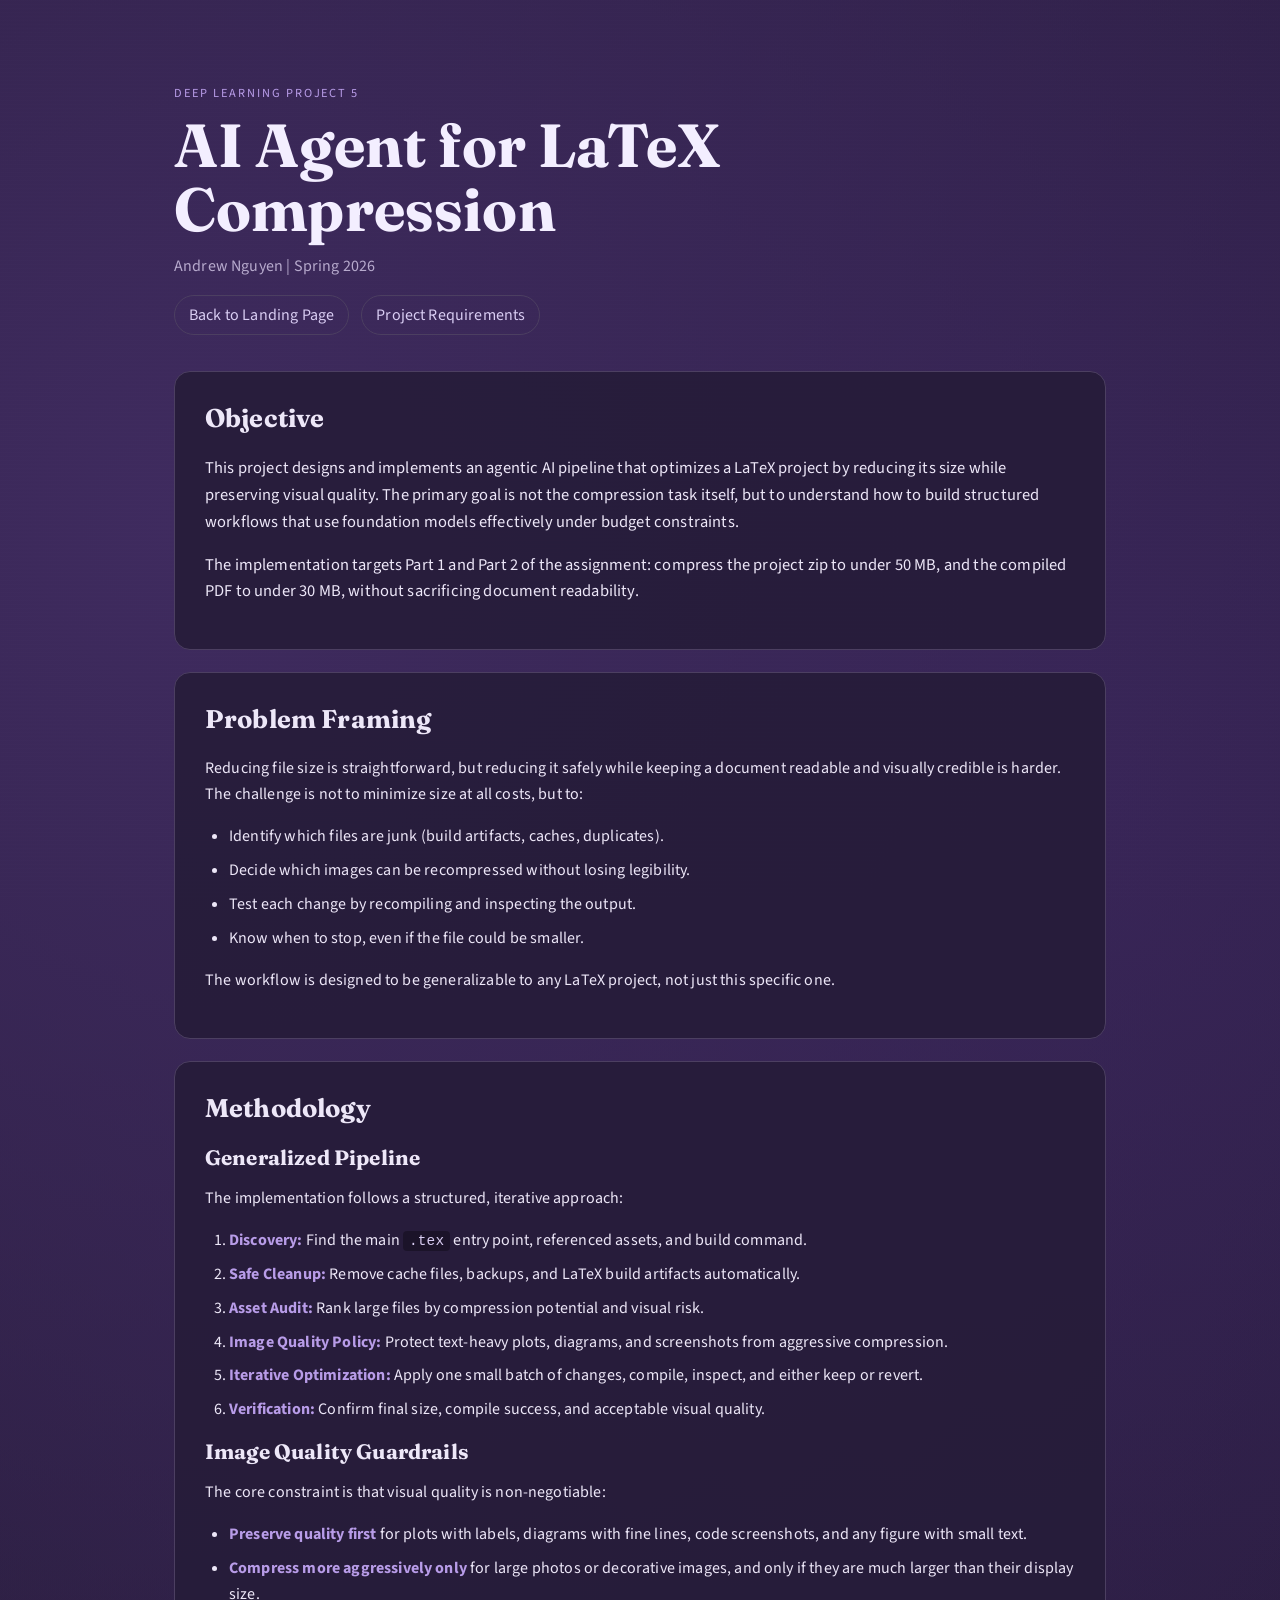
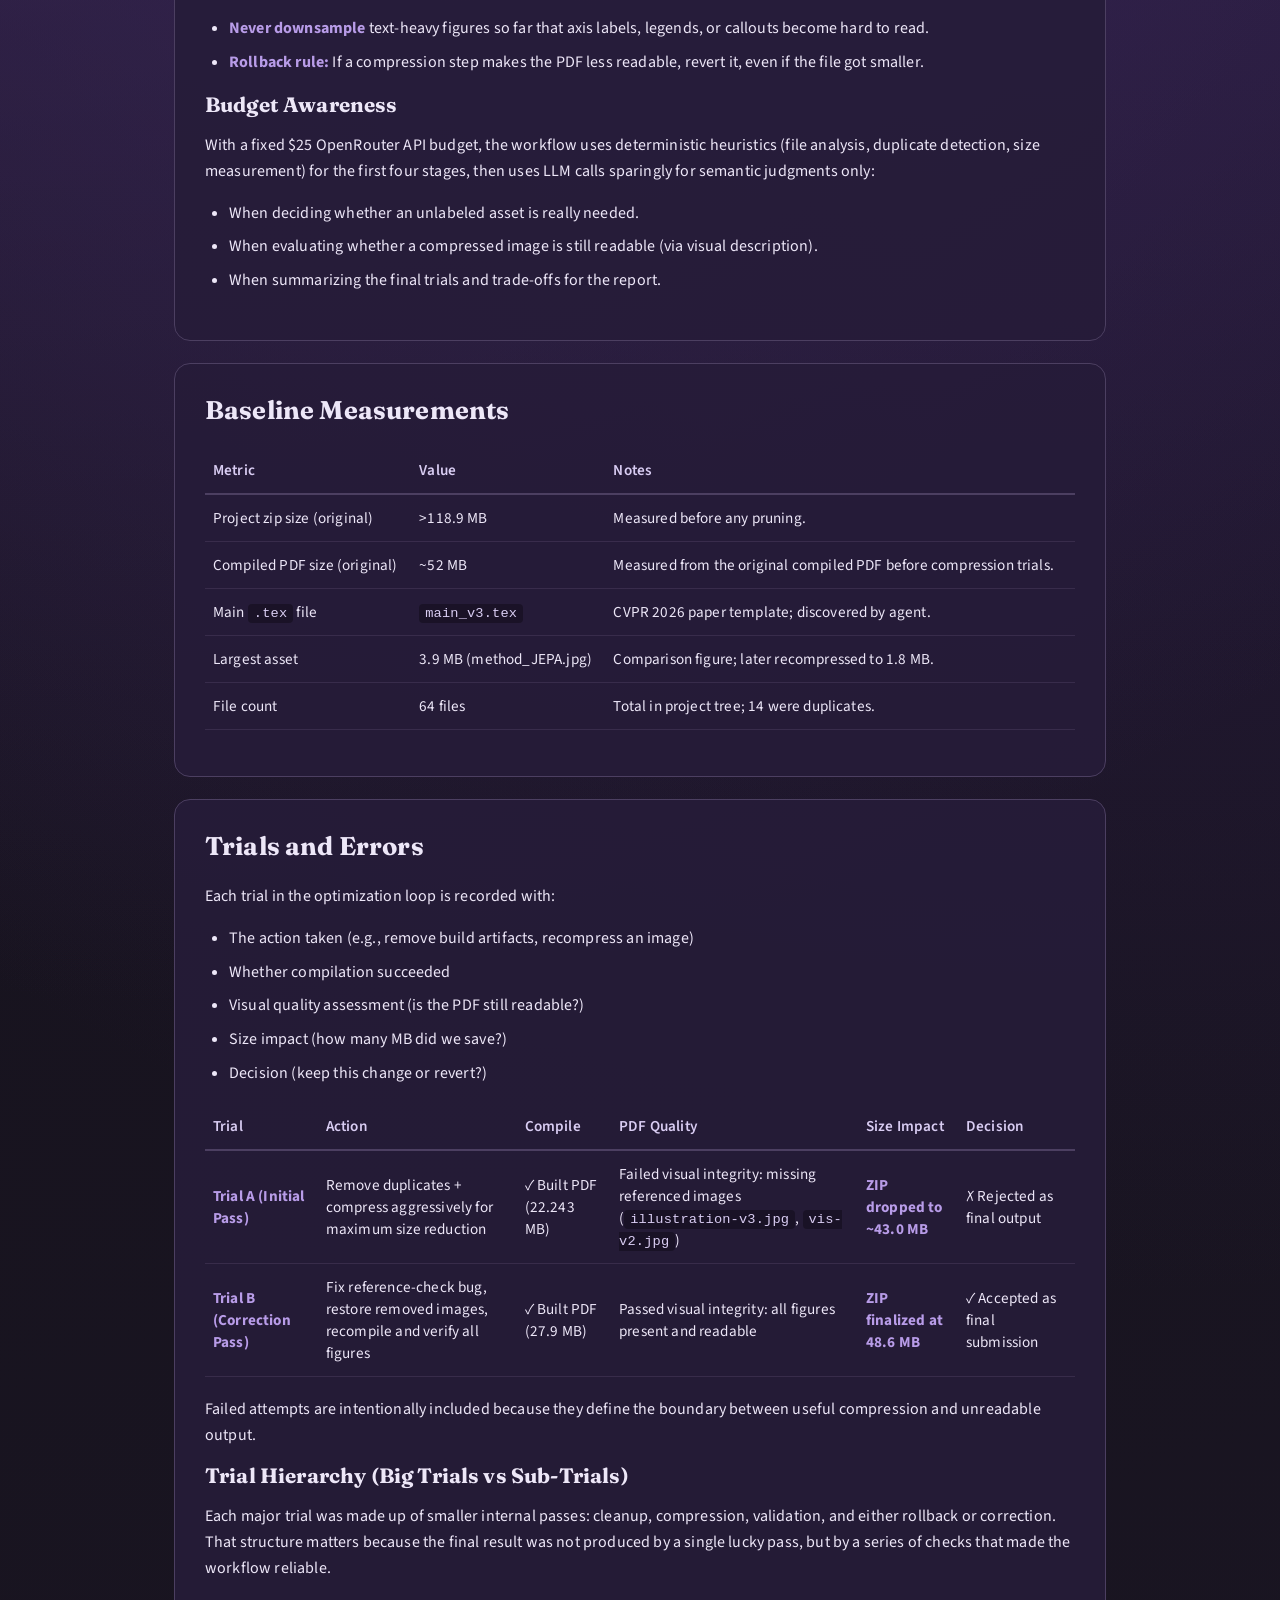
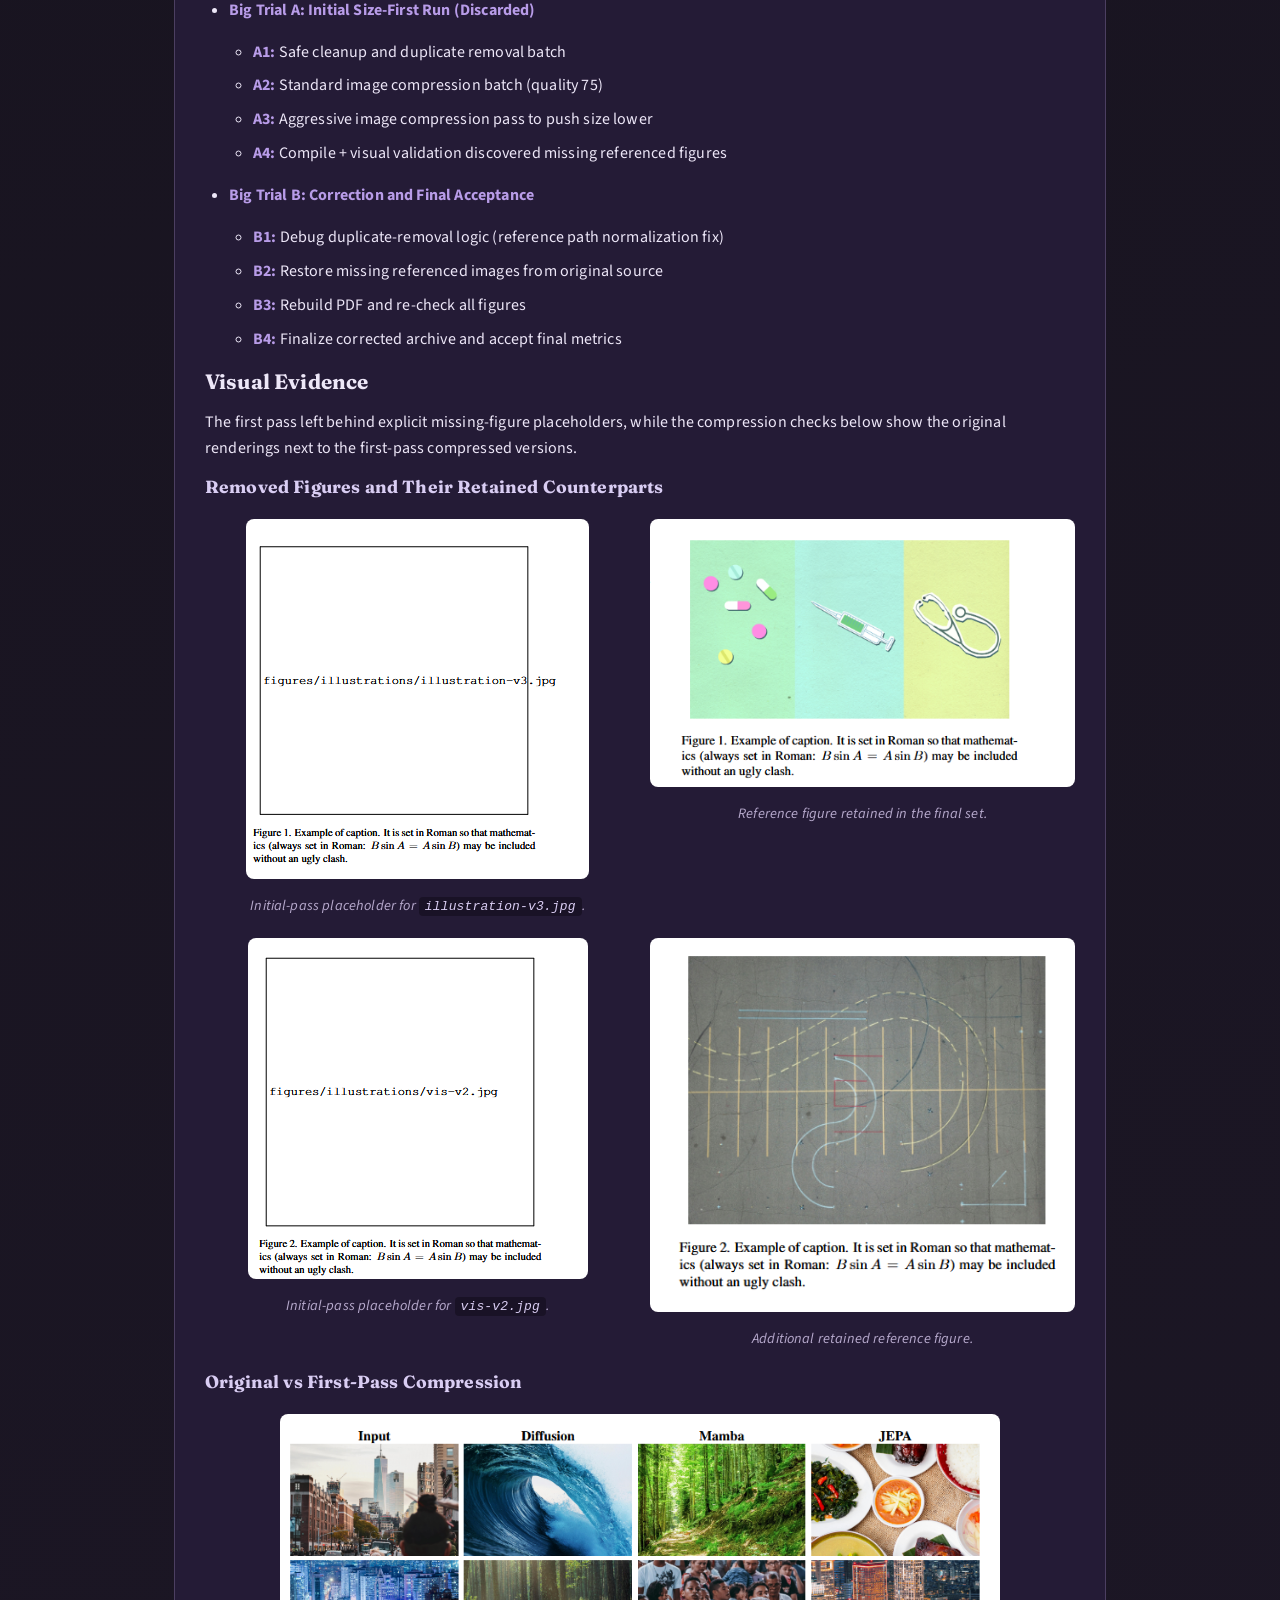
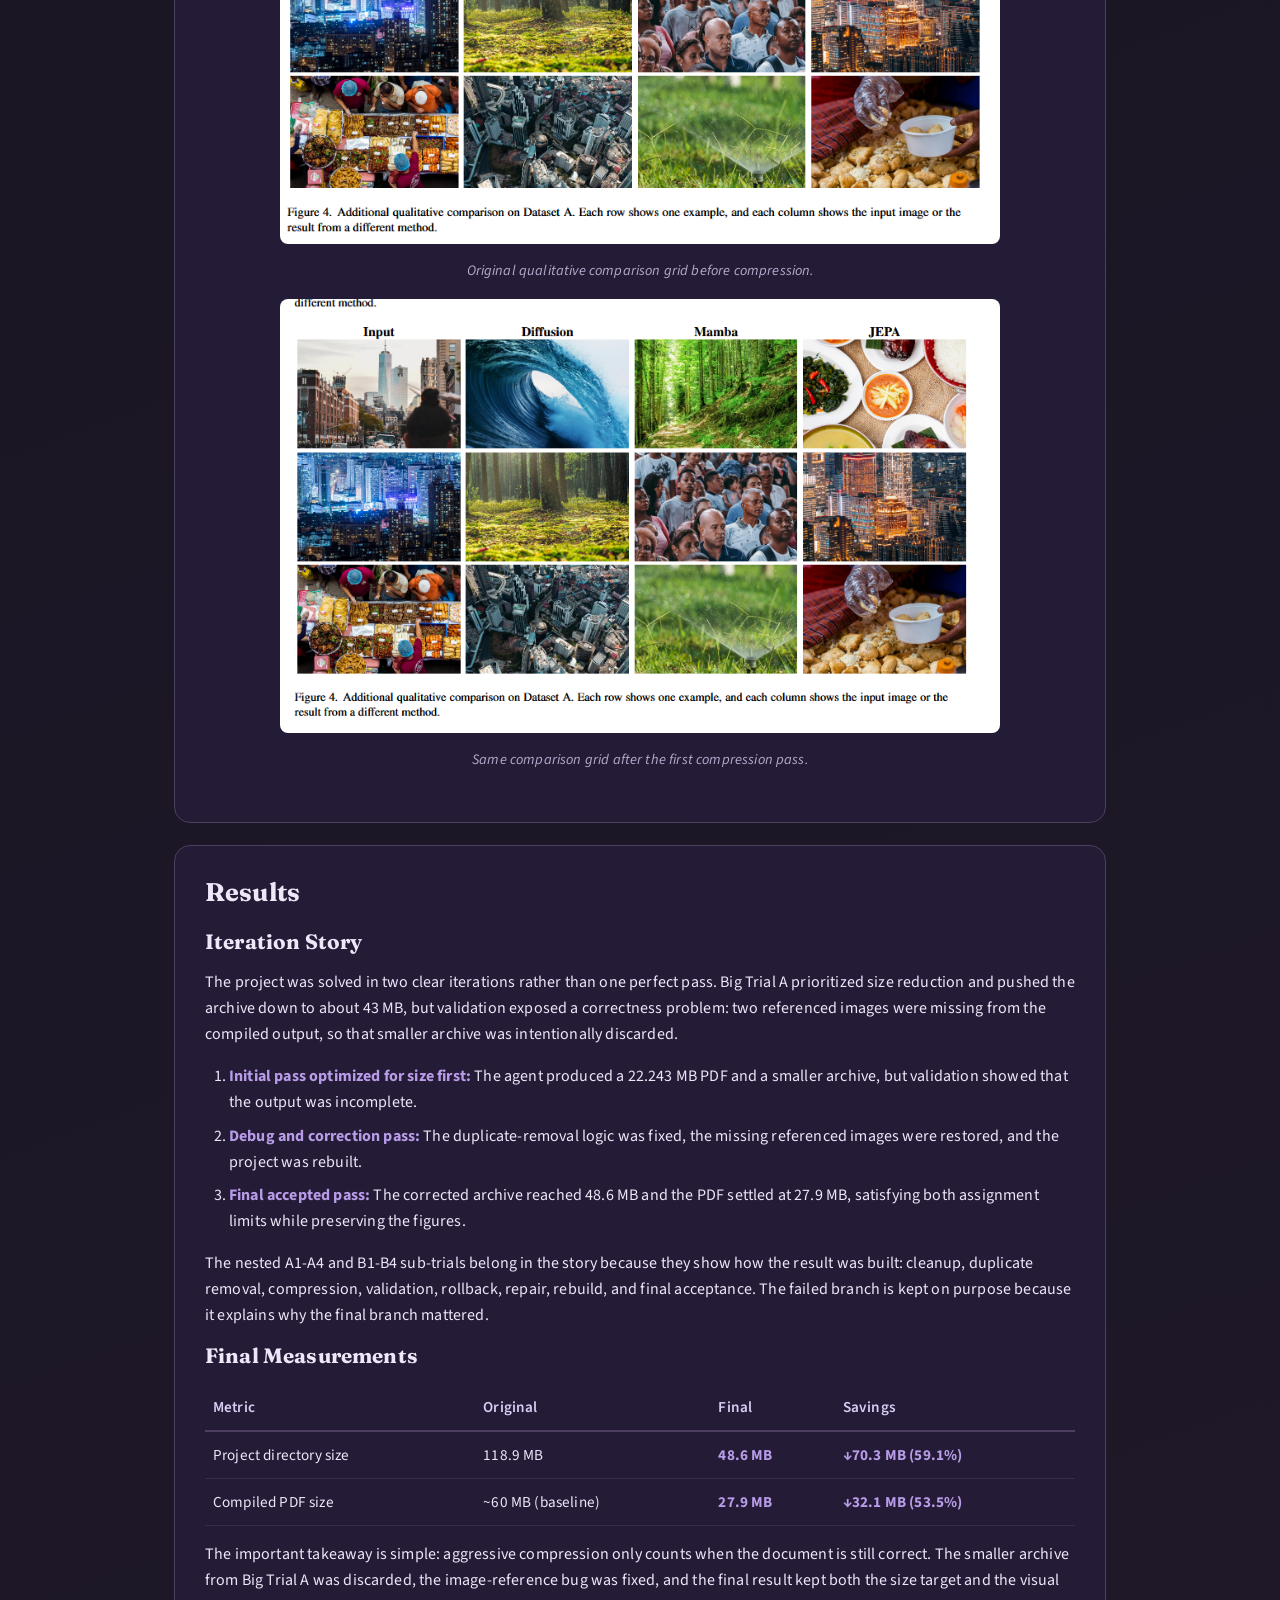
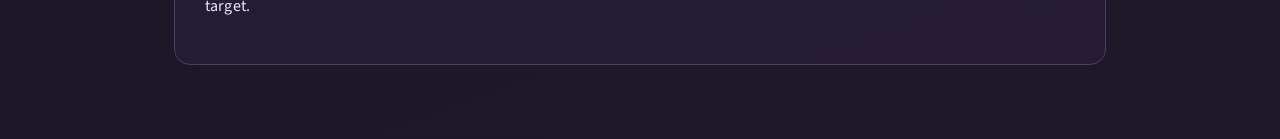
<file: project5/index.html>
<!DOCTYPE html>
<html lang="en">
<head>
<meta charset="UTF-8">
<meta name="viewport" content="width=device-width, initial-scale=1.0">
<title>Project 5 | AI Agent for LaTeX Compression</title>
<link rel="preconnect" href="https://fonts.googleapis.com">
<link rel="preconnect" href="https://fonts.gstatic.com" crossorigin>
<link href="https://fonts.googleapis.com/css2?family=Fraunces:opsz,wght@9..144,500;9..144,700&family=Source+Sans+3:wght@400;500;600&display=swap" rel="stylesheet">
<link rel="stylesheet" href="project5.css">
</head>
<body>

<header class="hero">
    <p class="eyebrow">Deep Learning Project 5</p>
    <h1>AI Agent for LaTeX Compression</h1>
    <p class="subtitle">Andrew Nguyen | Spring 2026</p>
    <div class="hero-links">
        <a href="../index.html">Back to Landing Page</a>
        <a href="../../project5/REQUIREMENTS.md" target="_blank" rel="noopener noreferrer">Project Requirements</a>
    </div>
</header>

<main class="container">
    <section class="card lead-card">
        <h2>Objective</h2>
        <p>
            This project designs and implements an agentic AI pipeline that optimizes a LaTeX project by reducing its size while preserving visual quality. The primary goal is not the compression task itself, but to understand how to build structured workflows that use foundation models effectively under budget constraints.
        </p>
        <p>
            The implementation targets Part 1 and Part 2 of the assignment: compress the project zip to under 50 MB, and the compiled PDF to under 30 MB, without sacrificing document readability.
        </p>
    </section>



    <section class="card">
         <h2>Problem Framing</h2>
        <p>
            Reducing file size is straightforward, but reducing it safely while keeping a document readable and visually credible is harder. The challenge is not to minimize size at all costs, but to:
        </p>
        <ul>
            <li>Identify which files are junk (build artifacts, caches, duplicates).</li>
            <li>Decide which images can be recompressed without losing legibility.</li>
            <li>Test each change by recompiling and inspecting the output.</li>
            <li>Know when to stop, even if the file could be smaller.</li>
        </ul>
        <p>
            The workflow is designed to be generalizable to any LaTeX project, not just this specific one.
        </p>
    </section>



    <section class="card">
        <h2>Methodology</h2>
        <h3>Generalized Pipeline</h3>
        <p>
            The implementation follows a structured, iterative approach:
        </p>
        <ol>
            <li><strong>Discovery:</strong> Find the main <code>.tex</code> entry point, referenced assets, and build command.</li>
            <li><strong>Safe Cleanup:</strong> Remove cache files, backups, and LaTeX build artifacts automatically.</li>
            <li><strong>Asset Audit:</strong> Rank large files by compression potential and visual risk.</li>
            <li><strong>Image Quality Policy:</strong> Protect text-heavy plots, diagrams, and screenshots from aggressive compression.</li>
            <li><strong>Iterative Optimization:</strong> Apply one small batch of changes, compile, inspect, and either keep or revert.</li>
            <li><strong>Verification:</strong> Confirm final size, compile success, and acceptable visual quality.</li>
        </ol>

        <h3>Image Quality Guardrails</h3>
        <p>
            The core constraint is that visual quality is non-negotiable:
        </p>
        <ul>
            <li><strong>Preserve quality first</strong> for plots with labels, diagrams with fine lines, code screenshots, and any figure with small text.</li>
            <li><strong>Compress more aggressively only</strong> for large photos or decorative images, and only if they are much larger than their display size.</li>
            <li><strong>Never downsample</strong> text-heavy figures so far that axis labels, legends, or callouts become hard to read.</li>
            <li><strong>Rollback rule:</strong> If a compression step makes the PDF less readable, revert it, even if the file got smaller.</li>
        </ul>

        <h3>Budget Awareness</h3>
        <p>
            With a fixed $25 OpenRouter API budget, the workflow uses deterministic heuristics (file analysis, duplicate detection, size measurement) for the first four stages, then uses LLM calls sparingly for semantic judgments only:
        </p>
        <ul>
            <li>When deciding whether an unlabeled asset is really needed.</li>
            <li>When evaluating whether a compressed image is still readable (via visual description).</li>
            <li>When summarizing the final trials and trade-offs for the report.</li>
        </ul>
    </section>



    <section class="card">
        <h2>Baseline Measurements</h2>
        <table>
            <thead>
                <tr>
                    <th>Metric</th>
                    <th>Value</th>
                    <th>Notes</th>
                </tr>
            </thead>
            <tbody>
                <tr>
                    <td>Project zip size (original)</td>
                    <td>>118.9 MB</td>
                    <td>Measured before any pruning.</td>
                </tr>
                <tr>
                    <td>Compiled PDF size (original)</td>
                    <td>~52 MB</td>
                    <td>Measured from the original compiled PDF before compression trials.</td>
                </tr>
                <tr>
                    <td>Main <code>.tex</code> file</td>
                    <td><code>main_v3.tex</code></td>
                    <td>CVPR 2026 paper template; discovered by agent.</td>
                </tr>
                <tr>
                    <td>Largest asset</td>
                    <td>3.9 MB (method_JEPA.jpg)</td>
                    <td>Comparison figure; later recompressed to 1.8 MB.</td>
                </tr>
                <tr>
                    <td>File count</td>
                    <td>64 files</td>
                    <td>Total in project tree; 14 were duplicates.</td>
                </tr>
            </tbody>
        </table>
    </section>



    <section class="card">
        <h2>Trials and Errors</h2>
        <p>
            Each trial in the optimization loop is recorded with:
        </p>
        <ul>
            <li>The action taken (e.g., remove build artifacts, recompress an image)</li>
            <li>Whether compilation succeeded</li>
            <li>Visual quality assessment (is the PDF still readable?)</li>
            <li>Size impact (how many MB did we save?)</li>
            <li>Decision (keep this change or revert?)</li>
        </ul>

        <table>
            <thead>
                <tr>
                    <th>Trial</th>
                    <th>Action</th>
                    <th>Compile</th>
                    <th>PDF Quality</th>
                    <th>Size Impact</th>
                    <th>Decision</th>
                </tr>
            </thead>
            <tbody>
                <tr>
                    <td><strong>Trial A (Initial Pass)</strong></td>
                    <td>Remove duplicates + compress aggressively for maximum size reduction</td>
                    <td>✓ Built PDF (22.243 MB)</td>
                    <td>Failed visual integrity: missing referenced images (<code>illustration-v3.jpg</code>, <code>vis-v2.jpg</code>)</td>
                    <td><strong>ZIP dropped to ~43.0 MB</strong></td>
                    <td>✗ Rejected as final output</td>
                </tr>
                <tr>
                    <td><strong>Trial B (Correction Pass)</strong></td>
                    <td>Fix reference-check bug, restore removed images, recompile and verify all figures</td>
                    <td>✓ Built PDF (27.9 MB)</td>
                    <td>Passed visual integrity: all figures present and readable</td>
                    <td><strong>ZIP finalized at 48.6 MB</strong></td>
                    <td>✓ Accepted as final submission</td>
                </tr>
            </tbody>
        </table>

        <p style="margin-top: 20px;">
            Failed attempts are intentionally included because they define the boundary between useful compression and unreadable output.
        </p>

        <h3>Trial Hierarchy (Big Trials vs Sub-Trials)</h3>
        <p>
            Each major trial was made up of smaller internal passes: cleanup, compression, validation, and either rollback or correction. That structure matters because the final result was not produced by a single lucky pass, but by a series of checks that made the workflow reliable.
        </p>
        <ul>
            <li><strong>Big Trial A: Initial Size-First Run (Discarded)</strong>
                <ul>
                    <li><strong>A1:</strong> Safe cleanup and duplicate removal batch</li>
                    <li><strong>A2:</strong> Standard image compression batch (quality 75)</li>
                    <li><strong>A3:</strong> Aggressive image compression pass to push size lower</li>
                    <li><strong>A4:</strong> Compile + visual validation discovered missing referenced figures</li>
                </ul>
            </li>
            <li><strong>Big Trial B: Correction and Final Acceptance</strong>
                <ul>
                    <li><strong>B1:</strong> Debug duplicate-removal logic (reference path normalization fix)</li>
                    <li><strong>B2:</strong> Restore missing referenced images from original source</li>
                    <li><strong>B3:</strong> Rebuild PDF and re-check all figures</li>
                    <li><strong>B4:</strong> Finalize corrected archive and accept final metrics</li>
                </ul>
            </li>
        </ul>

        <h3>Visual Evidence</h3>
        <p>
            The first pass left behind explicit missing-figure placeholders, while the compression checks below show the original renderings next to the first-pass compressed versions.
        </p>

        <h4>Removed Figures and Their Retained Counterparts</h4>
        <div class="figure-pair">
            <figure>
                <img src="images/image_removal_one.png" alt="Missing figure placeholder for illustration-v3.jpg">
                <figcaption>Initial-pass placeholder for <code>illustration-v3.jpg</code>.</figcaption>
            </figure>
            <figure>
                <img src="images/non-removed_image_one.png" alt="Reference figure retained in the final set">
                <figcaption>Reference figure retained in the final set.</figcaption>
            </figure>
        </div>
        <div class="figure-pair">
            <figure>
                <img src="images/image_removal_two.png" alt="Missing figure placeholder for vis-v2.jpg">
                <figcaption>Initial-pass placeholder for <code>vis-v2.jpg</code>.</figcaption>
            </figure>
            <figure>
                <img src="images/none_removed_image_two.png" alt="Additional retained reference figure">
                <figcaption>Additional retained reference figure.</figcaption>
            </figure>
        </div>

        <h4>Original vs First-Pass Compression</h4>
        <div class="figure-stack">
            <figure>
                <img src="images/original_images.png" alt="Original qualitative comparison grid">
                <figcaption>Original qualitative comparison grid before compression.</figcaption>
            </figure>
            <figure>
                <img src="images/first_iteration_compression.png" alt="First-pass compressed qualitative comparison grid">
                <figcaption>Same comparison grid after the first compression pass.</figcaption>
            </figure>
        </div>
    </section>



    <section class="card">
        <h2>Results</h2>
        <h3>Iteration Story</h3>
        <p>
            The project was solved in two clear iterations rather than one perfect pass. Big Trial A prioritized size reduction and pushed the archive down to about 43 MB, but validation exposed a correctness problem: two referenced images were missing from the compiled output, so that smaller archive was intentionally discarded.
        </p>
        <ol>
            <li><strong>Initial pass optimized for size first:</strong> The agent produced a 22.243 MB PDF and a smaller archive, but validation showed that the output was incomplete.</li>
            <li><strong>Debug and correction pass:</strong> The duplicate-removal logic was fixed, the missing referenced images were restored, and the project was rebuilt.</li>
            <li><strong>Final accepted pass:</strong> The corrected archive reached 48.6 MB and the PDF settled at 27.9 MB, satisfying both assignment limits while preserving the figures.</li>
        </ol>

        <p>
            The nested A1-A4 and B1-B4 sub-trials belong in the story because they show how the result was built: cleanup, duplicate removal, compression, validation, rollback, repair, rebuild, and final acceptance. The failed branch is kept on purpose because it explains why the final branch mattered.
        </p>

        <h3>Final Measurements</h3>
        <table>
            <thead>
                <tr>
                    <th>Metric</th>
                    <th>Original</th>
                    <th>Final</th>
                    <th>Savings</th>
                </tr>
            </thead>
            <tbody>
                <tr>
                    <td>Project directory size</td>
                    <td>118.9 MB</td>
                    <td><strong>48.6 MB</strong></td>
                    <td><strong>↓70.3 MB (59.1%)</strong></td>
                </tr>
                <tr>
                    <td>Compiled PDF size</td>
                    <td>~60 MB (baseline)</td>
                    <td><strong>27.9 MB</strong></td>
                    <td><strong>↓32.1 MB (53.5%)</strong></td>
                </tr>
            </tbody>
        </table>

        <p>
            The important takeaway is simple: aggressive compression only counts when the document is still correct. The smaller archive from Big Trial A was discarded, the image-reference bug was fixed, and the final result kept both the size target and the visual target.
        </p>
    </section>




</main>

</body>
</html>
</file>
<file: style.css>
:root {
    --bg-dark: #14111a;
    --bg-mid: #1e1828;
    --panel: #241c31;
    --panel-hover: #2b2140;
    --line: #4c3f61;
    --text-main: #ede7f8;
    --text-soft: #b7aacd;
    --text-muted: #9184ab;
    --accent: #d9cdf3;
    --accent-strong: #b89ce8;
}

* {
    box-sizing: border-box;
}

body {
    margin: 0;
    min-height: 100vh;
    font-family: "Source Sans 3", "Trebuchet MS", sans-serif;
    color: var(--text-main);
    background:
        radial-gradient(circle at 15% 8%, #3f2b5f 0%, rgba(63, 43, 95, 0) 32%),
        radial-gradient(circle at 85% 12%, #311f4f 0%, rgba(49, 31, 79, 0) 35%),
        linear-gradient(160deg, var(--bg-dark) 0%, var(--bg-mid) 100%);
    letter-spacing: 0.01em;
}

body::before {
    content: "";
    position: fixed;
    inset: 0;
    pointer-events: none;
    background-image: linear-gradient(rgba(255, 255, 255, 0.035) 1px, transparent 1px);
    background-size: 100% 4px;
    opacity: 0.25;
}

.hero {
    max-width: 900px;
    margin: 0 auto;
    padding: 88px 24px 34px;
    animation: rise-in 0.8s ease-out both;
}

.eyebrow {
    margin: 0 0 12px;
    font-size: 0.75rem;
    text-transform: uppercase;
    letter-spacing: 0.16em;
    color: var(--accent-strong);
}

.hero h1 {
    margin: 0;
    font-family: "Fraunces", Georgia, serif;
    font-size: clamp(2.1rem, 7vw, 4rem);
    font-weight: 700;
    line-height: 1.05;
    color: #f2ecff;
}

.subtitle {
    margin: 14px 0 0;
    color: var(--text-soft);
    font-size: 1rem;
}

.blog-container {
    max-width: 900px;
    margin: 0 auto;
    padding: 8px 24px 64px;
    display: grid;
    gap: 18px;
}

.post-card {
    display: block;
    text-decoration: none;
    color: inherit;
    border: 1px solid var(--line);
    border-radius: 16px;
    background: rgba(36, 28, 49, 0.82);
    backdrop-filter: blur(3px);
    padding: 24px;
    transition: transform 220ms ease, border-color 220ms ease, background 220ms ease;
    animation: rise-in 0.65s ease-out both;
    animation-delay: var(--delay, 0s);
}

.post-card:hover,
.post-card:focus-visible {
    transform: translateY(-4px);
    border-color: var(--accent-strong);
    background: rgba(43, 33, 64, 0.95);
}

.tag {
    margin: 0 0 10px;
    color: var(--accent-strong);
    font-size: 0.77rem;
    text-transform: uppercase;
    letter-spacing: 0.12em;
}

.post-card h2 {
    margin: 0;
    font-family: "Fraunces", Georgia, serif;
    font-size: clamp(1.35rem, 3vw, 2rem);
    line-height: 1.16;
    color: #f3efff;
}

.post-card p {
    margin: 14px 0 0;
    color: var(--text-soft);
    line-height: 1.6;
    font-size: 1rem;
}

.card-footer {
    margin-top: 18px;
    display: flex;
    justify-content: space-between;
    align-items: center;
    gap: 12px;
}

.date {
    font-size: 0.84rem;
    color: var(--text-muted);
}

.read-more {
    font-size: 0.84rem;
    font-weight: 600;
    color: var(--accent);
}

.site-footer {
    border-top: 1px solid rgba(136, 117, 171, 0.35);
    margin: 4px 24px 0;
    padding: 26px 0 40px;
    text-align: center;
    color: var(--text-muted);
    font-size: 0.88rem;
}

@keyframes rise-in {
    from {
        opacity: 0;
        transform: translateY(20px);
    }
    to {
        opacity: 1;
        transform: translateY(0);
    }
}

@media (max-width: 700px) {
    .hero {
        padding: 64px 18px 26px;
    }

    .blog-container {
        padding: 6px 18px 46px;
    }

    .post-card {
        padding: 20px;
    }

    .card-footer {
        flex-direction: column;
        align-items: flex-start;
    }

    .site-footer {
        margin: 0 18px;
        padding-bottom: 28px;
    }
}
</file>
<file: project2/project2.css>
:root {
    --bg-dark: #14111a;
    --bg-mid: #1e1828;
    --line: #4c3f61;
    --text-main: #ede7f8;
    --text-soft: #b7aacd;
    --text-muted: #9184ab;
    --accent: #d9cdf3;
    --accent-strong: #b89ce8;
}

* {
    box-sizing: border-box;
}

body {
    margin: 0;
    min-height: 100vh;
    font-family: "Source Sans 3", "Trebuchet MS", sans-serif;
    color: var(--text-main);
    background:
        radial-gradient(circle at 15% 8%, #3f2b5f 0%, rgba(63, 43, 95, 0) 32%),
        radial-gradient(circle at 85% 12%, #311f4f 0%, rgba(49, 31, 79, 0) 35%),
        linear-gradient(160deg, var(--bg-dark) 0%, var(--bg-mid) 100%);
    letter-spacing: 0.01em;
}

body::before {
    content: "";
    position: fixed;
    inset: 0;
    pointer-events: none;
    background-image: linear-gradient(rgba(255, 255, 255, 0.035) 1px, transparent 1px);
    background-size: 100% 4px;
    opacity: 0.25;
}

.hero {
    max-width: 980px;
    margin: 0 auto;
    padding: 80px 24px 30px;
    animation: rise-in 0.8s ease-out both;
}

.eyebrow {
    margin: 0;
    font-size: 0.76rem;
    text-transform: uppercase;
    letter-spacing: 0.15em;
    color: var(--accent-strong);
}

h1,
h2,
h3,
h4,
h5 {
    font-family: "Fraunces", Georgia, serif;
    font-weight: 600;
}

.hero h1 {
    margin: 12px 0 0;
    font-size: clamp(2rem, 6vw, 3.4rem);
    line-height: 1.08;
    color: #f2ecff;
}

.subtitle {
    margin: 12px 0 0;
    color: var(--text-soft);
}

.hero-links {
    margin-top: 18px;
    display: flex;
    gap: 14px;
    flex-wrap: wrap;
}

.hero-links a {
    color: var(--accent);
    text-decoration: none;
    border: 1px solid var(--line);
    border-radius: 999px;
    padding: 8px 14px;
}

.hero-links a:hover,
.hero-links a:focus-visible {
    border-color: var(--accent-strong);
    background: rgba(185, 156, 233, 0.14);
}

.container {
    max-width: 980px;
    margin: 0 auto;
    padding: 8px 24px 64px;
    display: grid;
    gap: 18px;
}

.section-title {
    margin-top: 8px;
}

.section-title h2 {
    margin: 8px 0;
    font-size: clamp(1.4rem, 3.4vw, 2rem);
}

.card {
    border: 1px solid var(--line);
    border-radius: 16px;
    background: rgba(38, 28, 57, 0.88);
    padding: 22px;
}

.card h2,
.card h3 {
    margin-top: 0;
}

p,
li {
    color: var(--text-soft);
    line-height: 1.65;
}

table {
    width: 100%;
    border-collapse: collapse;
    margin-top: 10px;
    overflow: hidden;
    border-radius: 10px;
}

th,
td {
    border: 1px solid #504167;
    padding: 10px;
    text-align: left;
    vertical-align: top;
    font-size: 0.95rem;
}

th {
    background: rgba(88, 70, 120, 0.34);
    color: #efe4ff;
}

.figure-grid {
    margin-top: 14px;
    display: grid;
    gap: 14px;
    grid-template-columns: repeat(auto-fit, minmax(220px, 1fr));
}

figure {
    margin: 0;
}

figcaption {
    margin-top: 8px;
    color: var(--text-muted);
    font-size: 0.9rem;
}

.img-placeholder,
.code-placeholder {
    width: 100%;
    min-height: 180px;
    border-radius: 12px;
    border: 1px dashed #7a699a;
    background: rgba(25, 18, 40, 0.8);
    color: #cfc2ea;
    display: grid;
    place-items: center;
    text-align: center;
    padding: 14px;
}

.img-placeholder img {
    max-width: 100%;
    max-height: 100%;
    border-radius: 8px;
    object-fit: contain;
}

.code-placeholder {
    font-family: Consolas, "Courier New", monospace;
}

.site-footer {
    border-top: 1px solid rgba(136, 117, 171, 0.35);
    margin: 4px 24px 0;
    padding: 26px 0 40px;
    text-align: center;
    color: var(--text-muted);
    font-size: 0.88rem;
}

@keyframes rise-in {
    from {
        opacity: 0;
        transform: translateY(20px);
    }

    to {
        opacity: 1;
        transform: translateY(0);
    }
}

@media (max-width: 760px) {
    .hero {
        padding: 62px 18px 24px;
    }

    .container {
        padding: 8px 18px 48px;
    }

    .card {
        padding: 18px;
    }

    th,
    td {
        font-size: 0.88rem;
        padding: 8px;
    }

    .site-footer {
        margin: 0 18px;
        padding-bottom: 28px;
    }
}
</file>
<file: project3/project3.css>
:root {
    --bg-dark: #14111a;
    --bg-mid: #1e1828;
    --line: #4c3f61;
    --text-main: #ede7f8;
    --text-soft: #b7aacd;
    --text-muted: #9184ab;
    --accent: #d9cdf3;
    --accent-strong: #b89ce8;
}

* {
    box-sizing: border-box;
}

body {
    margin: 0;
    min-height: 100vh;
    font-family: "Source Sans 3", "Trebuchet MS", sans-serif;
    color: var(--text-main);
    background:
        radial-gradient(circle at 14% 8%, #3f2b5f 0%, rgba(63, 43, 95, 0) 34%),
        radial-gradient(circle at 86% 12%, #311f4f 0%, rgba(49, 31, 79, 0) 36%),
        linear-gradient(160deg, var(--bg-dark) 0%, var(--bg-mid) 100%);
    letter-spacing: 0.01em;
}

body::before {
    content: "";
    position: fixed;
    inset: 0;
    pointer-events: none;
    background-image: linear-gradient(rgba(255, 255, 255, 0.03) 1px, transparent 1px);
    background-size: 100% 4px;
    opacity: 0.24;
}

.hero {
    max-width: 980px;
    margin: 0 auto;
    padding: 84px 24px 28px;
    animation: rise-in 0.8s ease-out both;
}

.eyebrow {
    margin: 0;
    font-size: 0.77rem;
    text-transform: uppercase;
    letter-spacing: 0.16em;
    color: var(--accent-strong);
}

h1,
h2,
h3,
h4,
h5 {
    font-family: "Fraunces", Georgia, serif;
}

.hero h1 {
    margin: 12px 0 0;
    font-size: clamp(2.1rem, 5.6vw, 3.8rem);
    line-height: 1.06;
    color: #f3eeff;
}

.subtitle {
    margin: 12px 0 0;
    color: var(--text-soft);
    font-size: 1rem;
}

.hero-links {
    margin-top: 18px;
    display: flex;
    gap: 12px;
    flex-wrap: wrap;
}

.hero-links a {
    color: var(--accent);
    text-decoration: none;
    border: 1px solid var(--line);
    border-radius: 999px;
    padding: 8px 14px;
    transition: border-color 180ms ease, background 180ms ease;
}

.hero-links a:hover,
.hero-links a:focus-visible {
    border-color: var(--accent-strong);
    background: rgba(185, 156, 233, 0.14);
}

.container {
    max-width: 980px;
    margin: 0 auto;
    padding: 8px 24px 64px;
    display: grid;
    gap: 18px;
}

.card {
    border: 1px solid var(--line);
    border-radius: 16px;
    background: rgba(38, 28, 57, 0.9);
    padding: 24px;
    animation: rise-in 0.62s ease-out both;
}

.lead-card p {
    font-size: 1.03rem;
}

.card h2,
.card h3,
.card h4 {
    margin-top: 0;
}

.card h2 {
    font-size: clamp(1.45rem, 3vw, 2.1rem);
    margin-bottom: 20px;
}

.card h3 {
    font-size: clamp(1.22rem, 2.5vw, 1.65rem);
    margin-bottom: 20px;
}

p,
li {
    color: var(--text-soft);
    line-height: 1.72;
}

.section-title {
    margin-top: 10px;
}

.section-title h2 {
    margin: 8px 0;
    font-size: clamp(1.55rem, 3.3vw, 2.2rem);
    color: #f0e8ff;
}

table {
    width: 100%;
    border-collapse: collapse;
    overflow: hidden;
    margin: 14px 0;
}



th,
td {
    border: 1px solid #504167;
    padding: 10px;
    text-align: left;
    vertical-align: top;
    font-size: 0.95rem;
}

th {
    background: rgba(88, 70, 120, 0.34);
    color: #efe4ff;
}

.figure-grid {
    margin-top: 14px;
    display: grid;
    gap: 14px;
    grid-template-columns: repeat(auto-fit, minmax(240px, 1fr));
}

.figure-grid.two-col {
    grid-template-columns: repeat(2, minmax(0, 1fr));
}

.figure-grid.attention-stack {
    grid-template-columns: 1fr;
    margin-bottom: 6px;
}

.figure-grid.avg-attention {
    grid-template-columns: 1fr;
    max-width: 50%;
    margin-bottom: 20px;
}

figure.full-width {
    width: 100%;
}

figure.half-width {
    width: 100%;
}

.curve-grid-4x4 {
    margin-top: 12px;
    display: grid;
    gap: 12px;
    grid-template-columns: repeat(2, minmax(0, 1fr));
}

.curve-grid-4x4 figure figcaption {
    margin-top: 8px;
    text-align: center;
}

.note-box {
    margin: 14px 0;
    padding: 12px 14px;
    border: 1px solid #675682;
    border-radius: 10px;
    background: rgba(28, 20, 44, 0.75);
}

.note-box p {
    margin: 0 0 6px;
}

.pair-list {
    margin: 0;
    padding-left: 20px;
}

.pair-list li {
    line-height: 1.5;
}

figure {
    margin: 0;
}

.img-placeholder {
    width: 100%;
    min-height: 200px;
    border-radius: 12px;
    border: 1px dashed #7a699a;
    background: rgba(25, 18, 40, 0.82);
    color: #d1c5ec;
    display: grid;
    place-items: center;
    text-align: center;
    padding: 16px;
}

img {
    width: 100%;
    height: auto;
    border-radius: 12px;
}

figcaption {
    margin: 10px;
    color: var(--text-muted);
    font-size: 0.9rem;
}

.site-footer {
    border-top: 1px solid rgba(136, 117, 171, 0.35);
    margin: 4px 24px 0;
    padding: 26px 0 40px;
    text-align: center;
    color: var(--text-muted);
    font-size: 0.88rem;
}

@keyframes rise-in {
    from {
        opacity: 0;
        transform: translateY(20px);
    }

    to {
        opacity: 1;
        transform: translateY(0);
    }
}

@media (max-width: 760px) {
    .hero {
        padding: 62px 18px 24px;
    }

    .container {
        padding: 8px 18px 48px;
    }

    .card {
        padding: 18px;
    }

    th,
    td {
        font-size: 0.88rem;
        padding: 8px;
    }

    .test-data-table {
        min-width: 560px;
    }

    .figure-grid.two-col {
        grid-template-columns: 1fr;
    }

    .curve-grid-4x4 {
        grid-template-columns: repeat(2, minmax(0, 1fr));
    }

    .site-footer {
        margin: 0 18px;
        padding-bottom: 28px;
    }
}

@media (max-width: 480px) {
    .curve-grid-4x4 {
        grid-template-columns: 1fr;
    }
}
</file>
<file: project4/project4.css>
:root {
    --bg-dark: #14111a;
    --bg-mid: #1e1828;
    --line: #4c3f61;
    --text-main: #ede7f8;
    --text-soft: #b7aacd;
    --text-muted: #9184ab;
    --accent: #d9cdf3;
    --accent-strong: #b89ce8;
}

* {
    box-sizing: border-box;
}

body {
    margin: 0;
    min-height: 100vh;
    font-family: "Source Sans 3", "Trebuchet MS", sans-serif;
    color: var(--text-main);
    background:
        radial-gradient(circle at 14% 8%, #3f2b5f 0%, rgba(63, 43, 95, 0) 34%),
        radial-gradient(circle at 86% 12%, #311f4f 0%, rgba(49, 31, 79, 0) 36%),
        linear-gradient(160deg, var(--bg-dark) 0%, var(--bg-mid) 100%);
    letter-spacing: 0.01em;
}

body::before {
    content: "";
    position: fixed;
    inset: 0;
    pointer-events: none;
    background-image: linear-gradient(rgba(255, 255, 255, 0.03) 1px, transparent 1px);
    background-size: 100% 4px;
    opacity: 0.24;
}

.hero {
    max-width: 980px;
    margin: 0 auto;
    padding: 84px 24px 28px;
    animation: rise-in 0.8s ease-out both;
}

.eyebrow {
    margin: 0;
    font-size: 0.77rem;
    text-transform: uppercase;
    letter-spacing: 0.16em;
    color: var(--accent-strong);
}

h1,
h2,
h3,
h4,
h5 {
    font-family: "Fraunces", Georgia, serif;
}

.hero h1 {
    margin: 12px 0 0;
    font-size: clamp(2.1rem, 5.6vw, 3.8rem);
    line-height: 1.06;
    color: #f3eeff;
}

.subtitle {
    margin: 12px 0 0;
    color: var(--text-soft);
    font-size: 1rem;
}

.hero-links {
    margin-top: 18px;
    display: flex;
    gap: 12px;
    flex-wrap: wrap;
}

.hero-links a {
    color: var(--accent);
    text-decoration: none;
    border: 1px solid var(--line);
    border-radius: 999px;
    padding: 8px 14px;
    transition: border-color 180ms ease, background 180ms ease;
}

.hero-links a:hover,
.hero-links a:focus-visible {
    border-color: var(--accent-strong);
    background: rgba(185, 156, 233, 0.14);
}

.container {
    max-width: 980px;
    margin: 0 auto;
    padding: 8px 24px 74px;
    display: grid;
    gap: 22px;
}

.card {
    border: 1px solid var(--line);
    border-radius: 16px;
    background: rgba(38, 28, 57, 0.9);
    padding: 30px;
    animation: rise-in 0.62s ease-out both;
}

.lead-card p {
    font-size: 1.03rem;
}

.card h2,
.card h3,
.card h4 {
    margin-top: 0;
}

.card h2 {
    font-size: clamp(1.45rem, 3vw, 2.1rem);
    margin-bottom: 20px;
}

.card h3 {
    font-size: clamp(1.22rem, 2.5vw, 1.65rem);
    margin-bottom: 14px;
}

.card h4 {
    margin-top: 24px;
    margin-bottom: 10px;
}

p,
li {
    color: var(--text-soft);
    line-height: 1.72;
}

.section-title {
    margin-top: 10px;
}

.section-title h2 {
    margin: 8px 0;
    font-size: clamp(1.55rem, 3.3vw, 2.2rem);
    color: #f0e8ff;
}

table {
    width: 100%;
    border-collapse: collapse;
    overflow: hidden;
    margin: 14px 0;
}



th,
td {
    border: 1px solid #504167;
    padding: 10px;
    text-align: left;
    vertical-align: top;
    font-size: 0.95rem;
}

th {
    background: rgba(88, 70, 120, 0.34);
    color: #efe4ff;
}

.figure-grid {
    margin-top: 22px;
    display: grid;
    gap: 24px;
    grid-template-columns: 1fr;
}

.figure-grid.two-col {
    grid-template-columns: 1fr;
}

.figure-grid.attention-stack {
    grid-template-columns: 1fr;
    margin-bottom: 6px;
}

.figure-grid.avg-attention {
    grid-template-columns: 1fr;
    max-width: 50%;
    margin-bottom: 20px;
}

figure.full-width {
    width: 100%;
}

figure.half-width {
    width: 100%;
}

.curve-grid-4x4 {
    margin-top: 12px;
    display: grid;
    gap: 12px;
    grid-template-columns: repeat(2, minmax(0, 1fr));
}

.curve-grid-4x4 figure figcaption {
    margin-top: 8px;
    text-align: center;
}

.note-box {
    margin: 14px 0;
    padding: 12px 14px;
    border: 1px solid #675682;
    border-radius: 10px;
    background: rgba(28, 20, 44, 0.75);
}

.note-box p {
    margin: 0 0 6px;
}

.pair-list {
    margin: 0;
    padding-left: 20px;
}

.pair-list li {
    line-height: 1.5;
}

figure {
    margin: 0;
    padding: 14px;
    border: 1px solid rgba(122, 105, 154, 0.35);
    border-radius: 14px;
    background: rgba(30, 22, 46, 0.75);
    max-width: 920px;
    justify-self: center;
}

.img-placeholder {
    width: 100%;
    min-height: 200px;
    border-radius: 12px;
    border: 1px dashed #7a699a;
    background: rgba(25, 18, 40, 0.82);
    color: #d1c5ec;
    display: grid;
    place-items: center;
    text-align: center;
    padding: 16px;
}

img {
    width: 100%;
    height: auto;
    border-radius: 12px;
}

figcaption {
    margin: 12px 4px 2px;
    color: var(--text-muted);
    font-size: 0.92rem;
    line-height: 1.45;
}

.site-footer {
    border-top: 1px solid rgba(136, 117, 171, 0.35);
    margin: 4px 24px 0;
    padding: 26px 0 40px;
    text-align: center;
    color: var(--text-muted);
    font-size: 0.88rem;
}

@keyframes rise-in {
    from {
        opacity: 0;
        transform: translateY(20px);
    }

    to {
        opacity: 1;
        transform: translateY(0);
    }
}

@media (max-width: 760px) {
    .hero {
        padding: 62px 18px 24px;
    }

    .container {
        padding: 8px 18px 48px;
    }

    .card {
        padding: 20px;
    }

    th,
    td {
        font-size: 0.88rem;
        padding: 8px;
    }

    .test-data-table {
        min-width: 560px;
    }

    .figure-grid,
    .figure-grid.two-col {
        grid-template-columns: 1fr;
        gap: 18px;
    }

    .curve-grid-4x4 {
        grid-template-columns: repeat(2, minmax(0, 1fr));
    }

    .site-footer {
        margin: 0 18px;
        padding-bottom: 28px;
    }
}

@media (max-width: 480px) {
    .curve-grid-4x4 {
        grid-template-columns: 1fr;
    }
}
</file>
<file: project5/project5.css>
:root {
    --bg-dark: #14111a;
    --bg-mid: #1e1828;
    --line: #4c3f61;
    --text-main: #ede7f8;
    --text-soft: #b7aacd;
    --text-muted: #9184ab;
    --accent: #d9cdf3;
    --accent-strong: #b89ce8;
}

* {
    box-sizing: border-box;
}

body {
    margin: 0;
    min-height: 100vh;
    font-family: "Source Sans 3", "Trebuchet MS", sans-serif;
    color: var(--text-main);
    background:
        radial-gradient(circle at 14% 8%, #3f2b5f 0%, rgba(63, 43, 95, 0) 34%),
        radial-gradient(circle at 86% 12%, #311f4f 0%, rgba(49, 31, 79, 0) 36%),
        linear-gradient(160deg, var(--bg-dark) 0%, var(--bg-mid) 100%);
    letter-spacing: 0.01em;
}

body::before {
    content: "";
    position: fixed;
    inset: 0;
    pointer-events: none;
    background-image: linear-gradient(rgba(255, 255, 255, 0.03) 1px, transparent 1px);
    background-size: 100% 4px;
    opacity: 0.24;
}

.hero {
    max-width: 980px;
    margin: 0 auto;
    padding: 84px 24px 28px;
    animation: rise-in 0.8s ease-out both;
}

.eyebrow {
    margin: 0;
    font-size: 0.77rem;
    text-transform: uppercase;
    letter-spacing: 0.16em;
    color: var(--accent-strong);
}

h1,
h2,
h3,
h4,
h5 {
    font-family: "Fraunces", Georgia, serif;
}

.hero h1 {
    margin: 12px 0 0;
    font-size: clamp(2.1rem, 5.6vw, 3.8rem);
    line-height: 1.06;
    color: #f3eeff;
}

.subtitle {
    margin: 12px 0 0;
    color: var(--text-soft);
    font-size: 1rem;
}

.hero-links {
    margin-top: 18px;
    display: flex;
    gap: 12px;
    flex-wrap: wrap;
}

.hero-links a {
    color: var(--accent);
    text-decoration: none;
    border: 1px solid var(--line);
    border-radius: 999px;
    padding: 8px 14px;
    transition: border-color 180ms ease, background 180ms ease;
}

.hero-links a:hover,
.hero-links a:focus-visible {
    border-color: var(--accent-strong);
    background: rgba(185, 156, 233, 0.14);
}

.container {
    max-width: 980px;
    margin: 0 auto;
    padding: 8px 24px 74px;
    display: grid;
    gap: 22px;
}

.card {
    border: 1px solid var(--line);
    border-radius: 16px;
    background: rgba(38, 28, 57, 0.9);
    padding: 30px;
    animation: rise-in 0.62s ease-out both;
}

.lead-card p {
    font-size: 1.03rem;
}

.card h2,
.card h3,
.card h4 {
    margin-top: 0;
}

.card h2 {
    font-size: 1.6rem;
}

.card h3 {
    font-size: 1.3rem;
    margin-bottom: 14px;
}

.card h4 {
    font-size: 1.1rem;
    margin-bottom: 12px;
    color: var(--accent);
}

.card p {
    line-height: 1.62;
    margin-bottom: 14px;
}

.card li {
    line-height: 1.62;
    margin-bottom: 8px;
}

.card ol,
.card ul {
    margin: 16px 0;
    padding-left: 24px;
}

.section-title {
    padding: 42px 24px 0;
}

.section-title h2 {
    margin: 0;
    font-size: 1.8rem;
    line-height: 1.2;
    color: #f3eeff;
}

table {
    width: 100%;
    border-collapse: collapse;
    margin: 16px 0;
    font-size: 0.95rem;
}

table thead {
    border-bottom: 2px solid var(--line);
}

table th {
    text-align: left;
    padding: 12px 8px;
    color: var(--accent);
    font-weight: 600;
}

table td {
    padding: 12px 8px;
    border-bottom: 1px solid rgba(76, 63, 97, 0.5);
}

table tbody tr:hover {
    background: rgba(38, 28, 57, 0.6);
}

code {
    background: rgba(0, 0, 0, 0.3);
    border-radius: 4px;
    padding: 2px 6px;
    font-family: "Courier New", monospace;
    font-size: 0.9em;
    color: var(--accent);
}

strong {
    color: var(--accent-strong);
}

figure {
    margin: 22px 0;
    text-align: center;
}

figcaption {
    margin-top: 10px;
    font-size: 0.9rem;
    color: var(--text-soft);
    font-style: italic;
}

img {
    max-width: 100%;
    height: auto;
    border-radius: 8px;
}

.figure-grid {
    display: grid;
    grid-template-columns: repeat(auto-fit, minmax(300px, 1fr));
    gap: 20px;
    margin: 22px 0;
}

.figure-grid figure {
    margin: 0;
}

.figure-pair {
    display: grid;
    grid-template-columns: repeat(2, minmax(0, 1fr));
    gap: 20px;
    margin: 22px 0;
}

.figure-pair figure,
.figure-stack figure {
    margin: 0;
}

.figure-stack {
    display: grid;
    grid-template-columns: 1fr;
    gap: 18px;
    margin: 22px auto;
    max-width: 720px;
}

.figure-grid.two-col {
    grid-template-columns: repeat(2, minmax(0, 1fr));
}

.figure-grid.attention-stack {
    grid-template-columns: 1fr;
    margin-bottom: 6px;
}

.figure-grid.avg-attention {
    grid-template-columns: 1fr;
    max-width: 50%;
    margin-bottom: 20px;
}

.note-box {
    margin: 14px 0;
    padding: 12px 14px;
    border: 1px solid #675682;
    border-radius: 10px;
    background: rgba(28, 20, 44, 0.75);
}

.note-box p {
    margin: 0 0 6px;
}

.note-box p:last-child {
    margin-bottom: 0;
}

.pair-list {
    margin: 0;
    padding-left: 20px;
}

.pair-list li {
    line-height: 1.5;
}

.img-placeholder {
    width: 100%;
    min-height: 200px;
    border-radius: 12px;
    border: 1px dashed #7a699a;
    background: rgba(25, 18, 40, 0.82);
    color: #d1c5ec;
    display: grid;
    place-items: center;
    text-align: center;
    padding: 16px;
}

.curve-grid-4x4 {
    margin-top: 12px;
    display: grid;
    gap: 12px;
    grid-template-columns: repeat(2, minmax(0, 1fr));
}

.curve-grid-4x4 figure figcaption {
    margin-top: 8px;
    text-align: center;
}

a {
    color: var(--accent);
    text-decoration: underline;
}

a:hover {
    color: var(--accent-strong);
}

@keyframes rise-in {
    from {
        opacity: 0;
        transform: translateY(16px);
    }
    to {
        opacity: 1;
        transform: translateY(0);
    }
}

@media (max-width: 760px) {
    .figure-grid.two-col {
        grid-template-columns: 1fr;
    }

    .figure-pair {
        grid-template-columns: 1fr;
    }

    .curve-grid-4x4 {
        grid-template-columns: repeat(2, minmax(0, 1fr));
    }
}

@media (max-width: 640px) {
    .hero {
        padding: 48px 16px 20px;
    }

    .container {
        padding: 8px 16px 48px;
        gap: 16px;
    }

    .card {
        padding: 20px;
    }

    .section-title {
        padding: 28px 16px 0;
    }

    table {
        font-size: 0.85rem;
    }

    table th,
    table td {
        padding: 8px 4px;
    }

    .curve-grid-4x4 {
        grid-template-columns: 1fr;
    }

    .figure-stack {
        max-width: 100%;
    }
}
</file>
